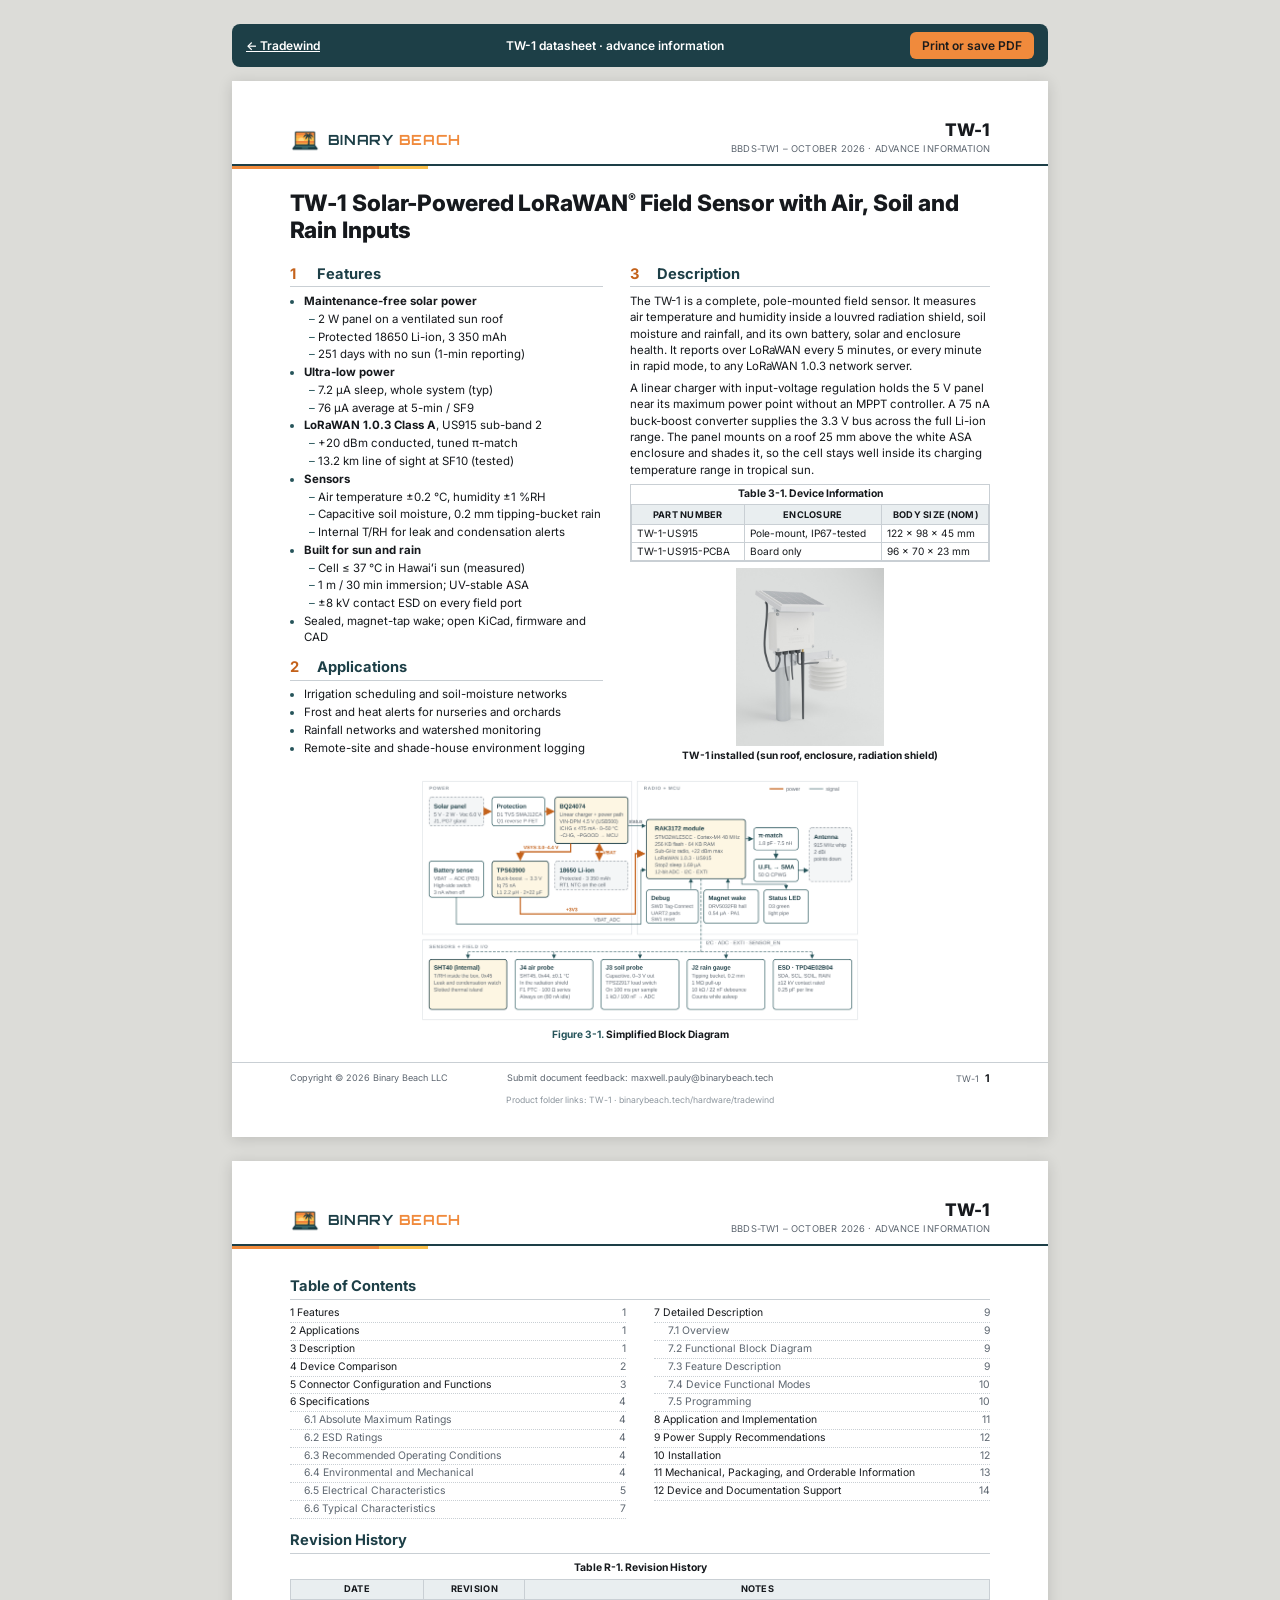
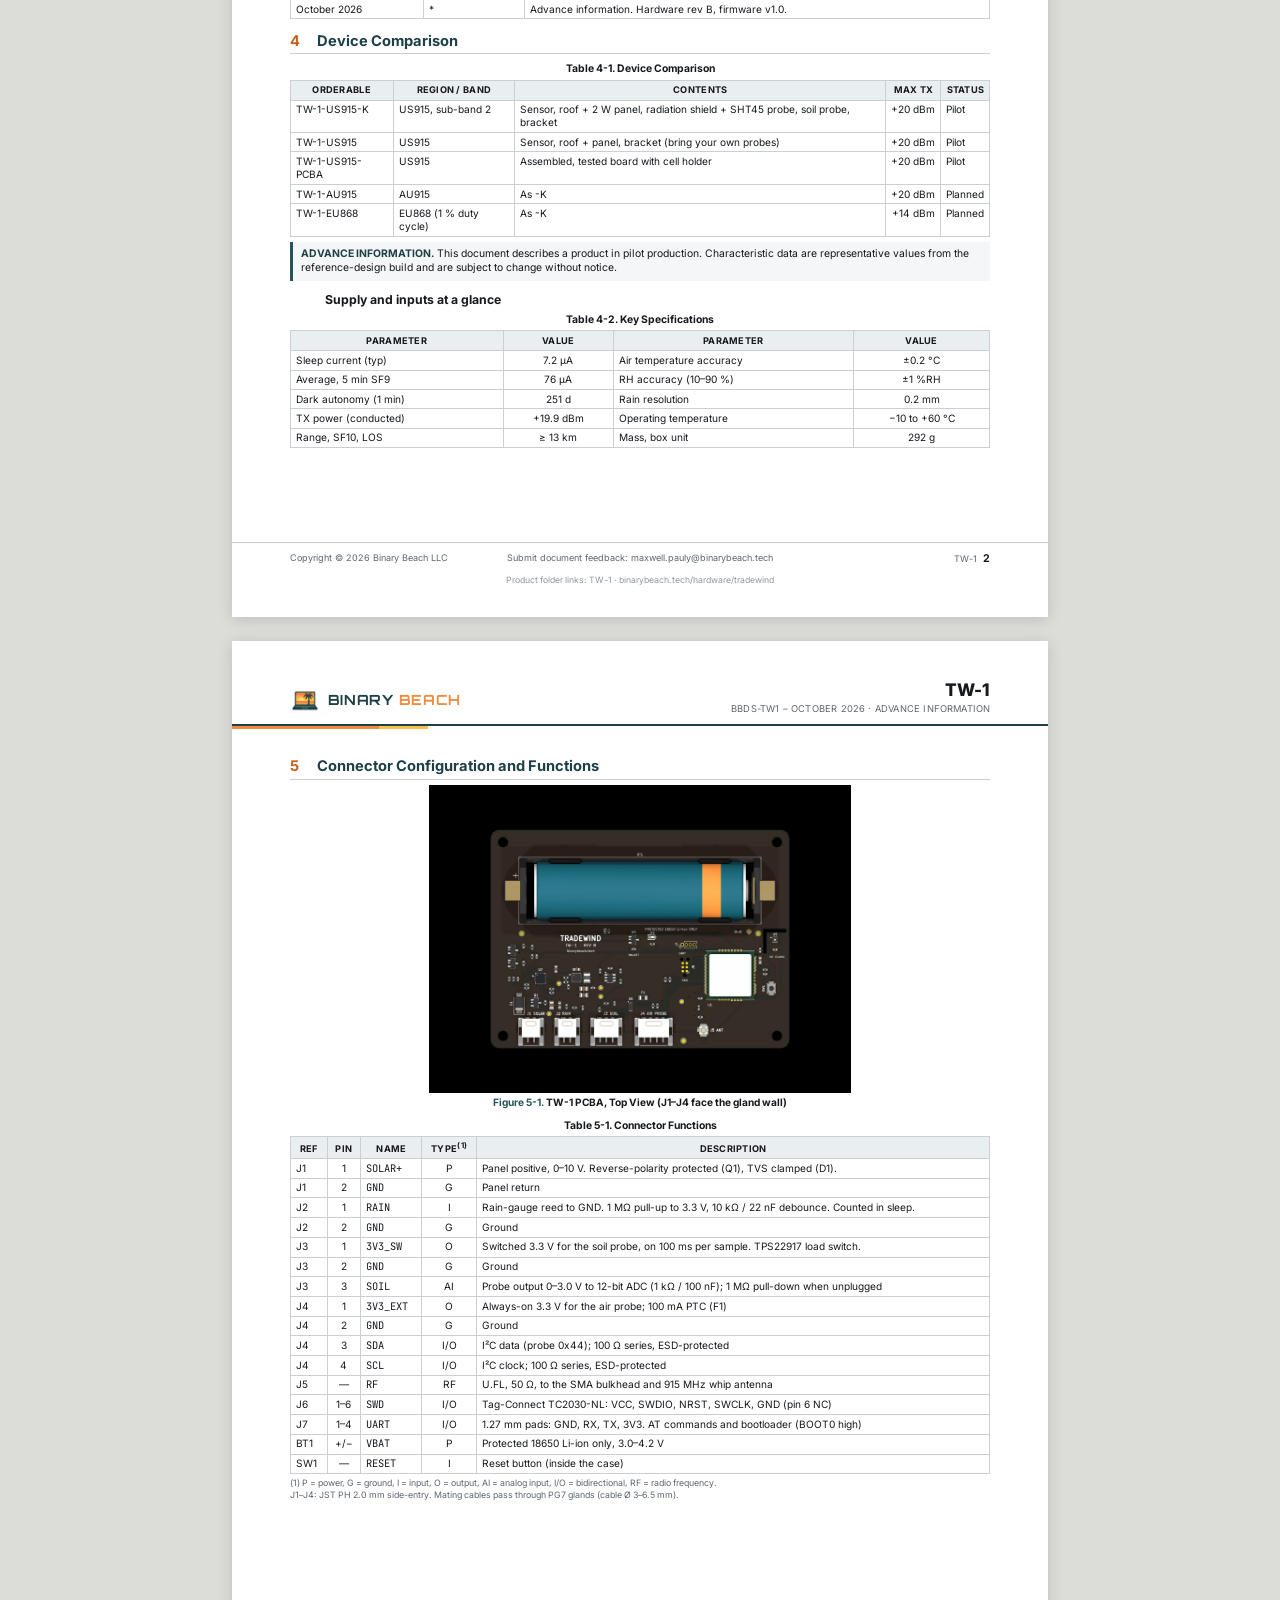
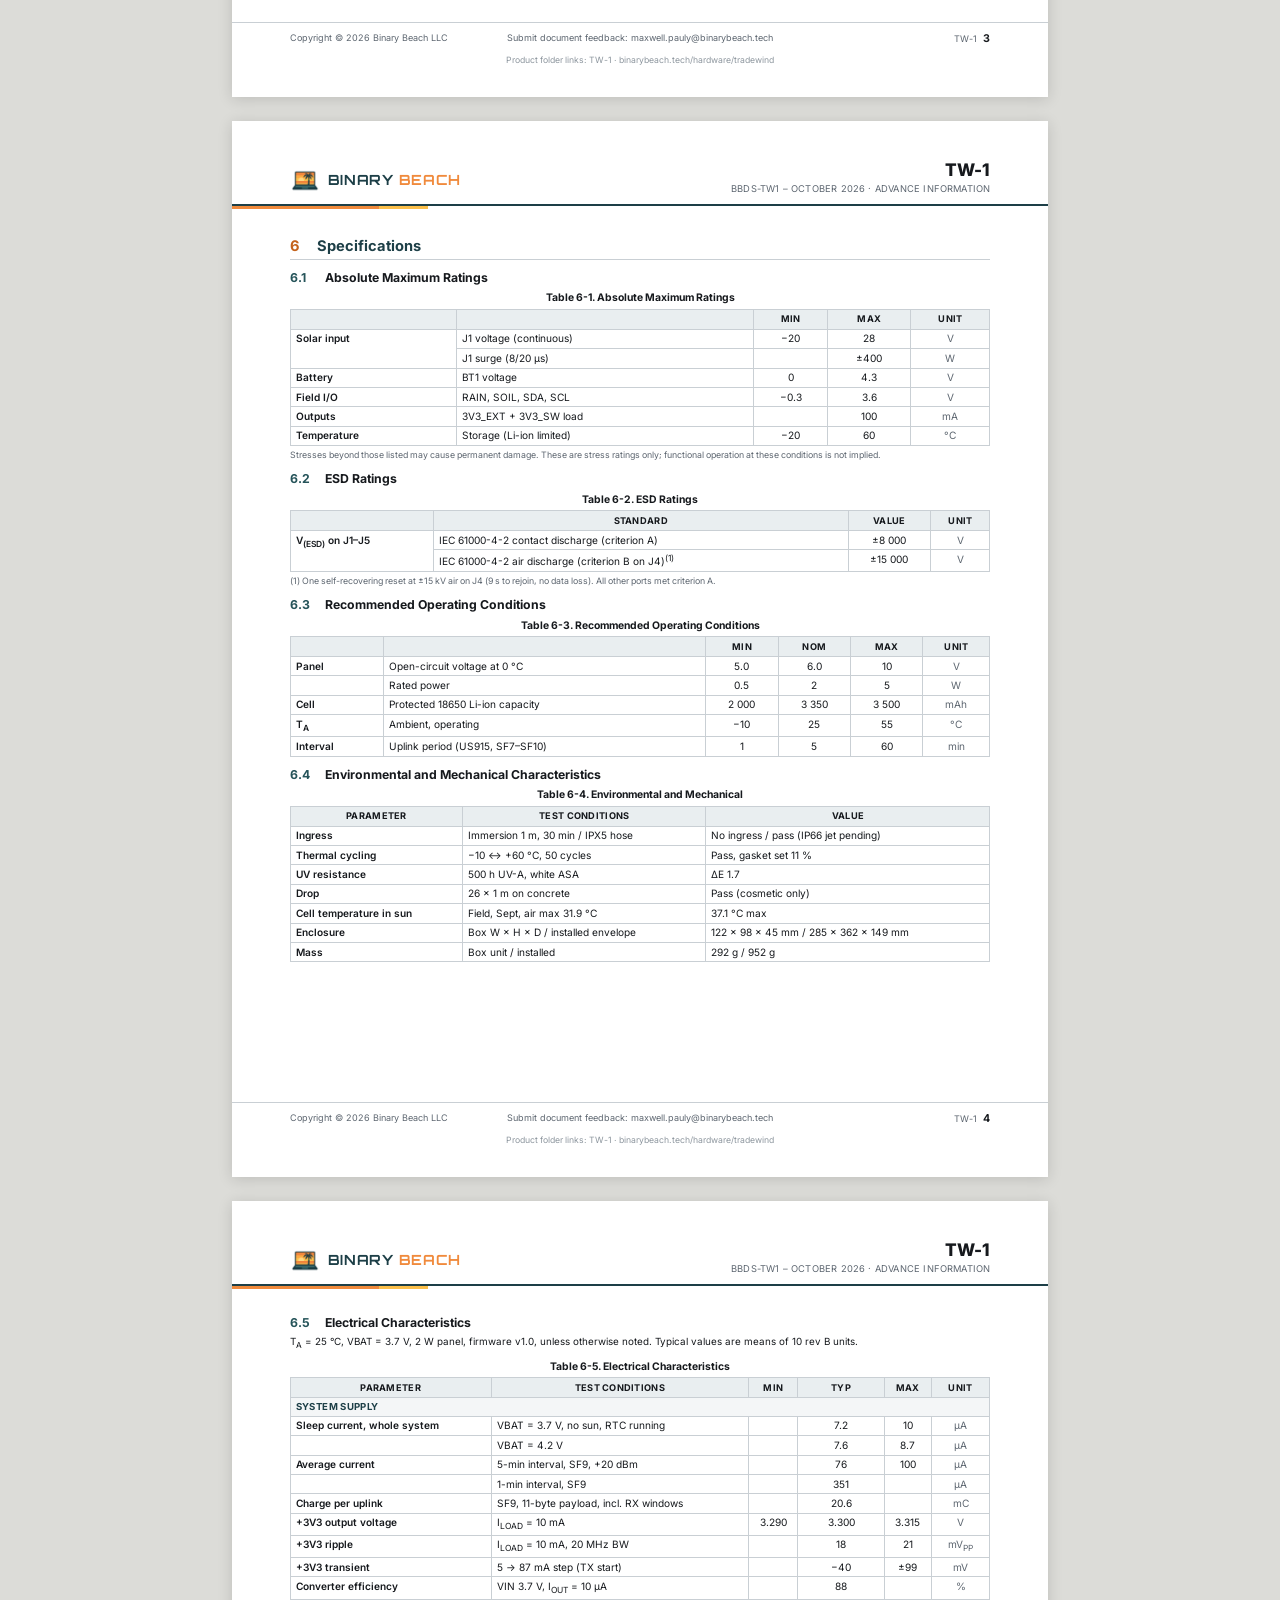
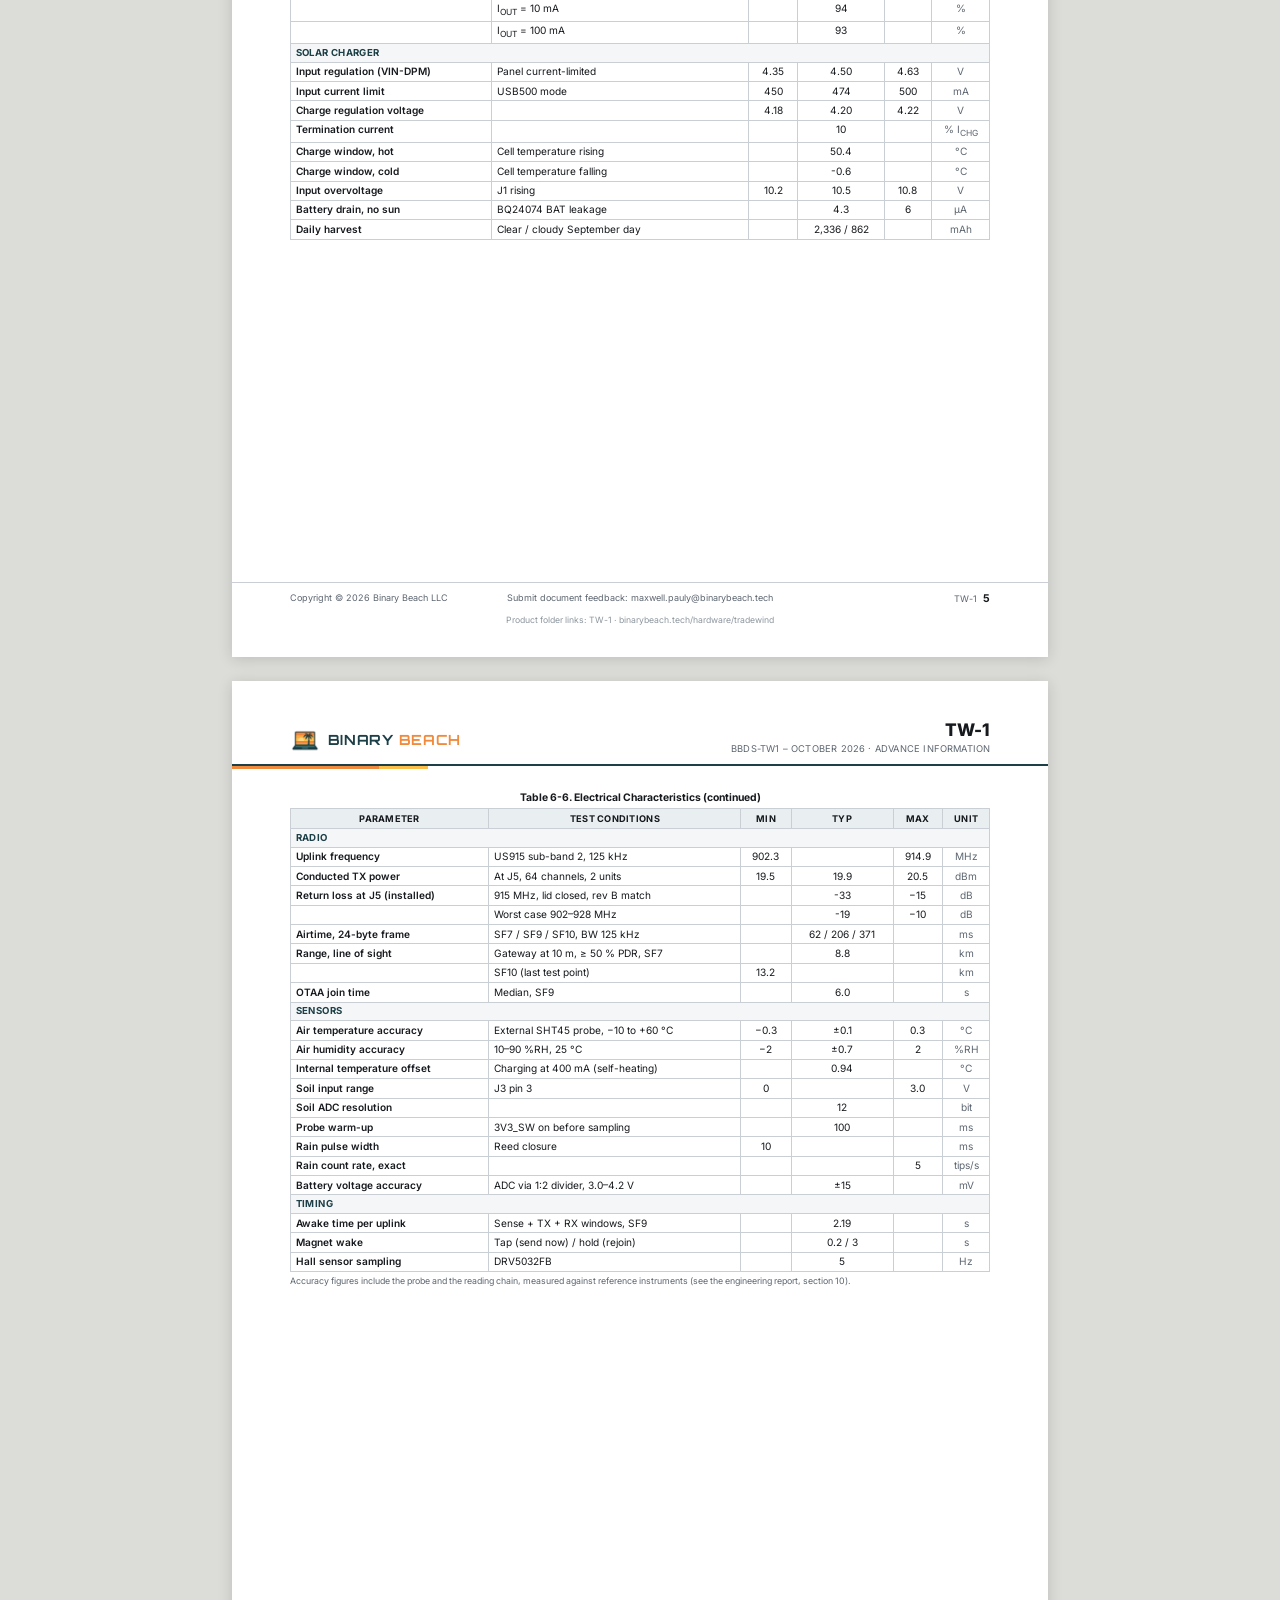
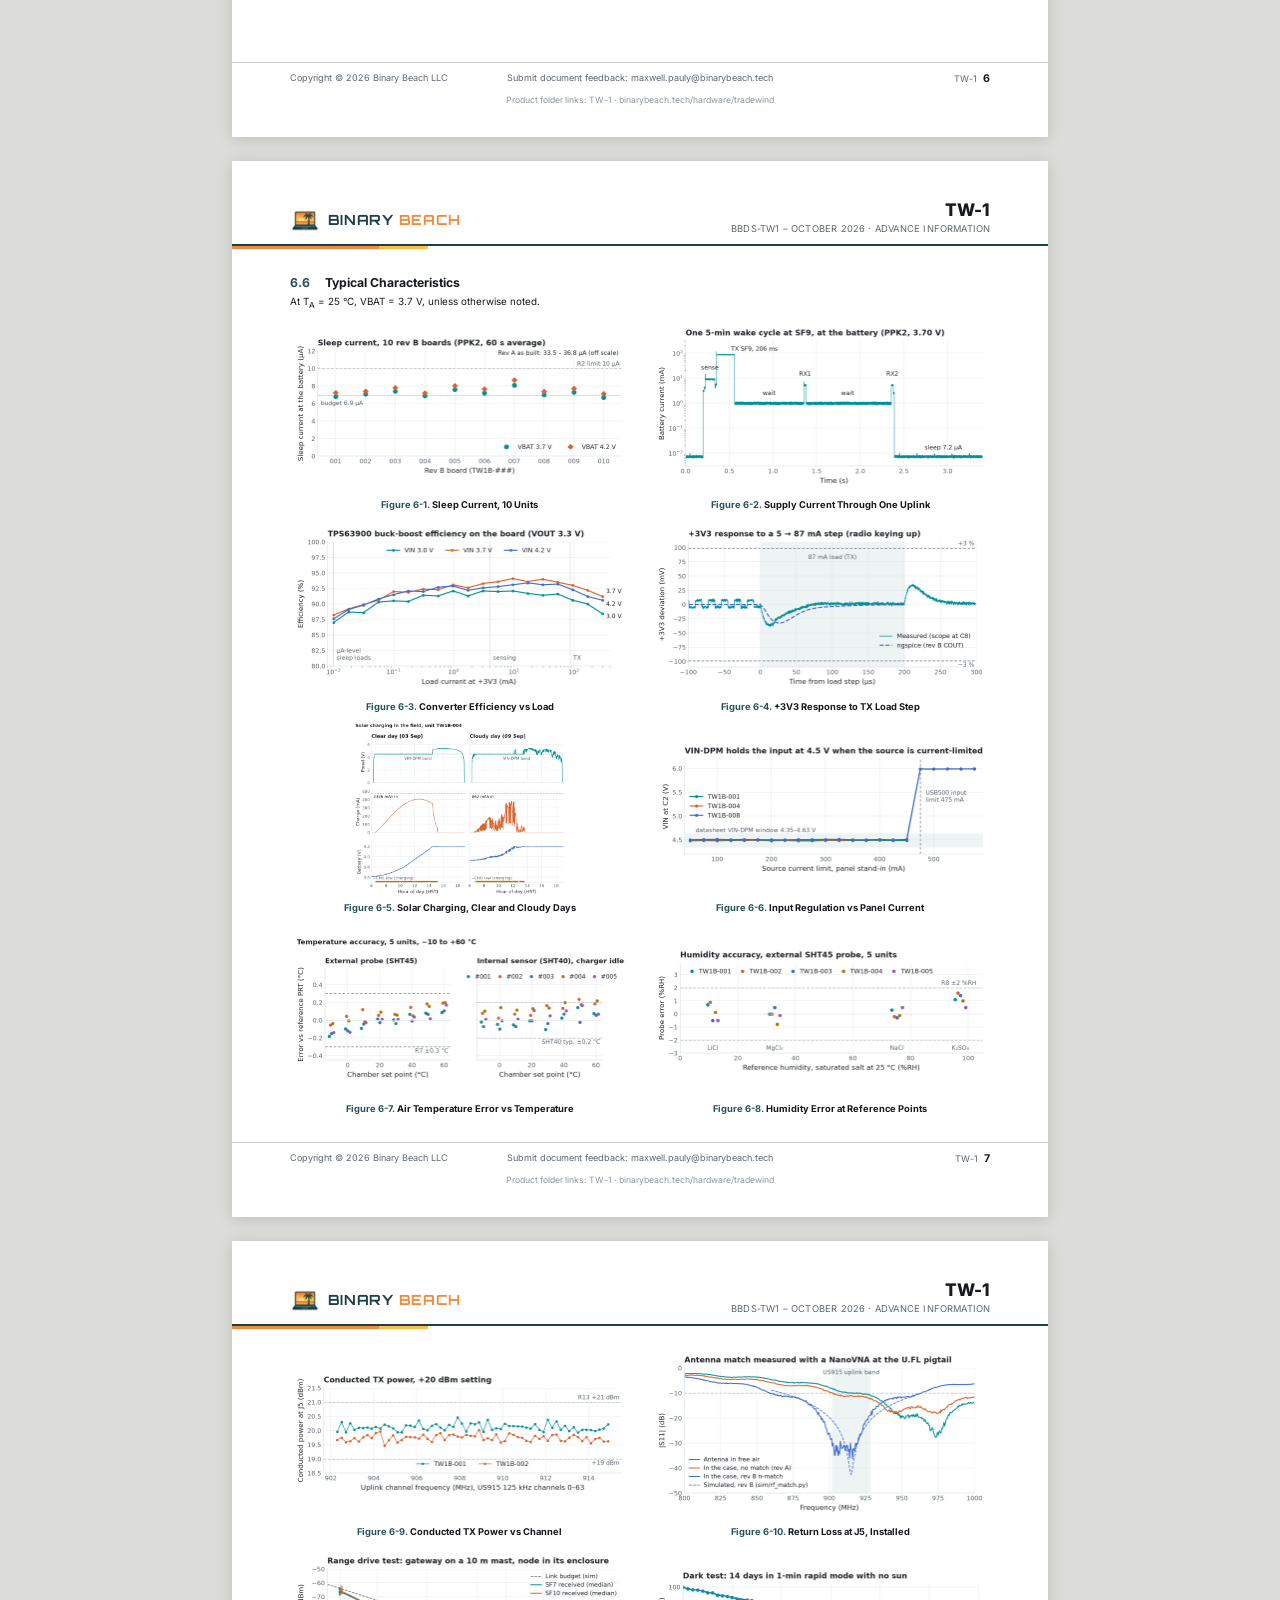
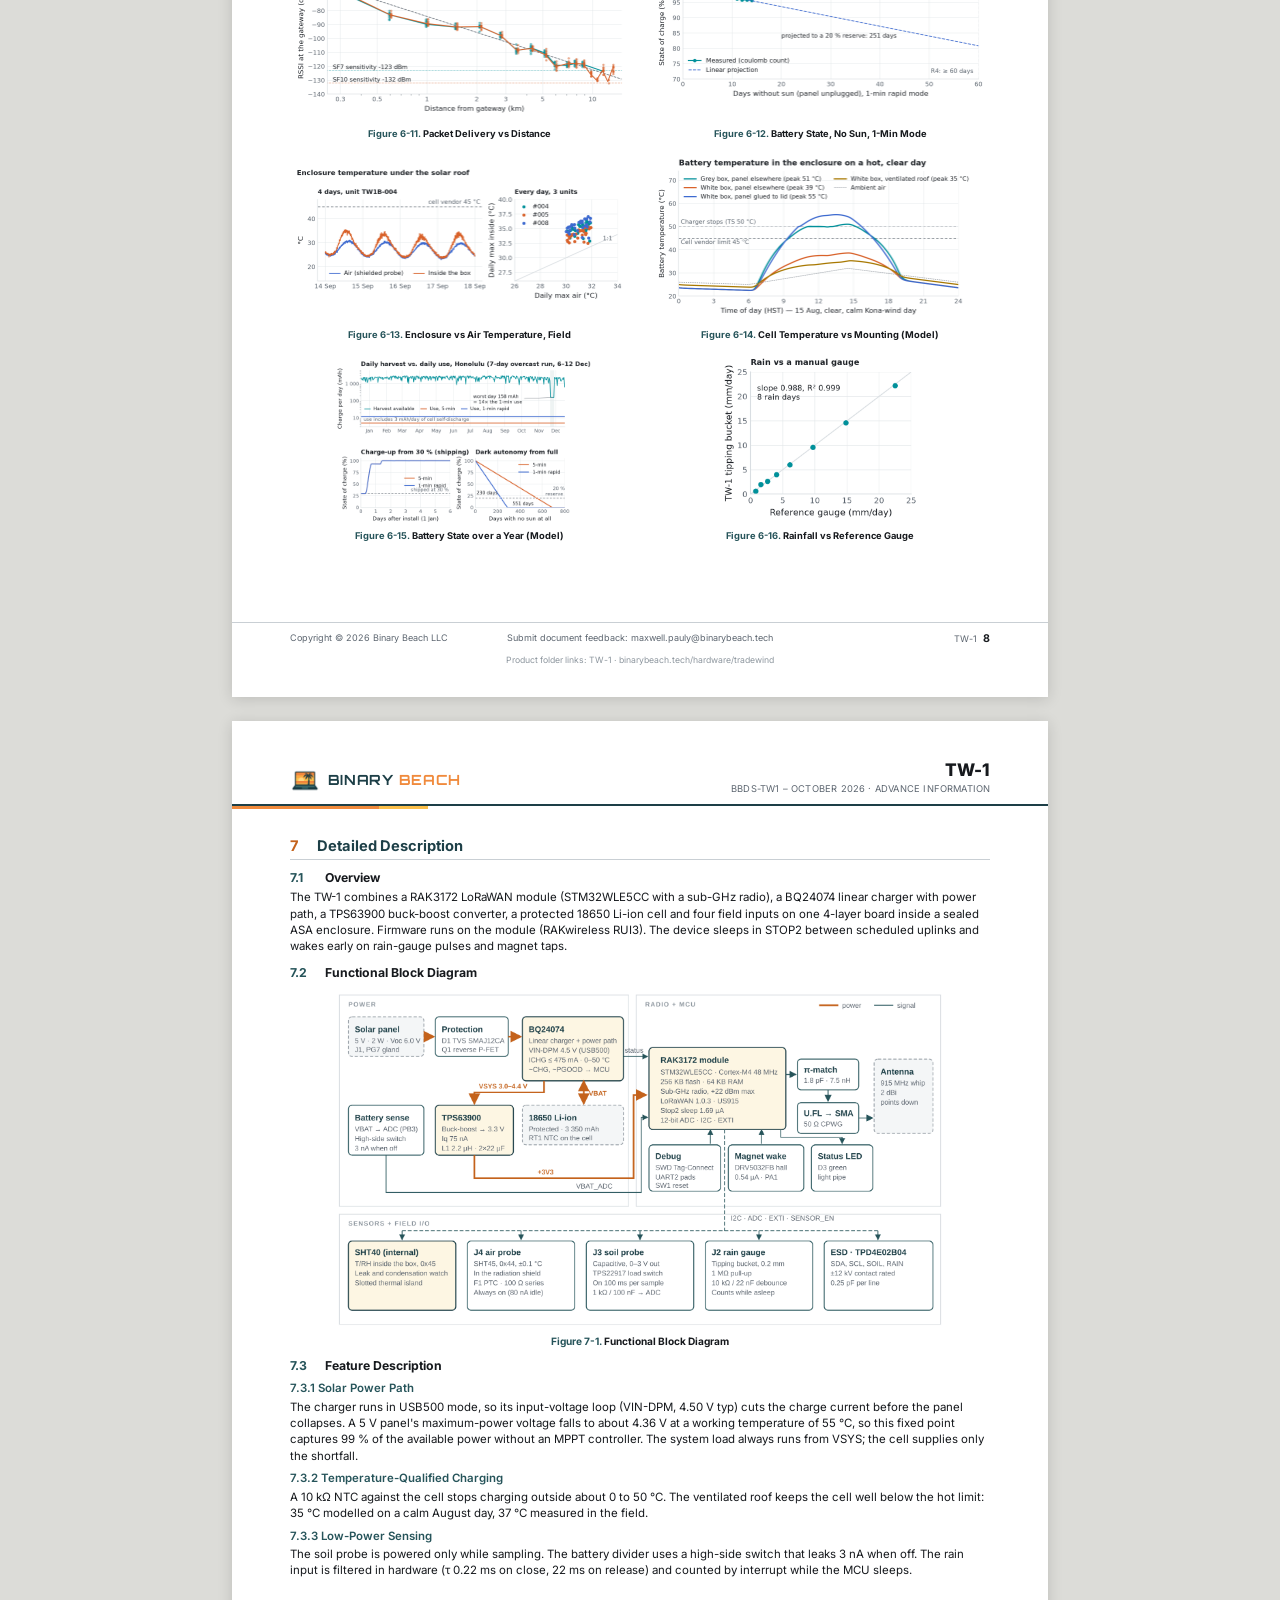
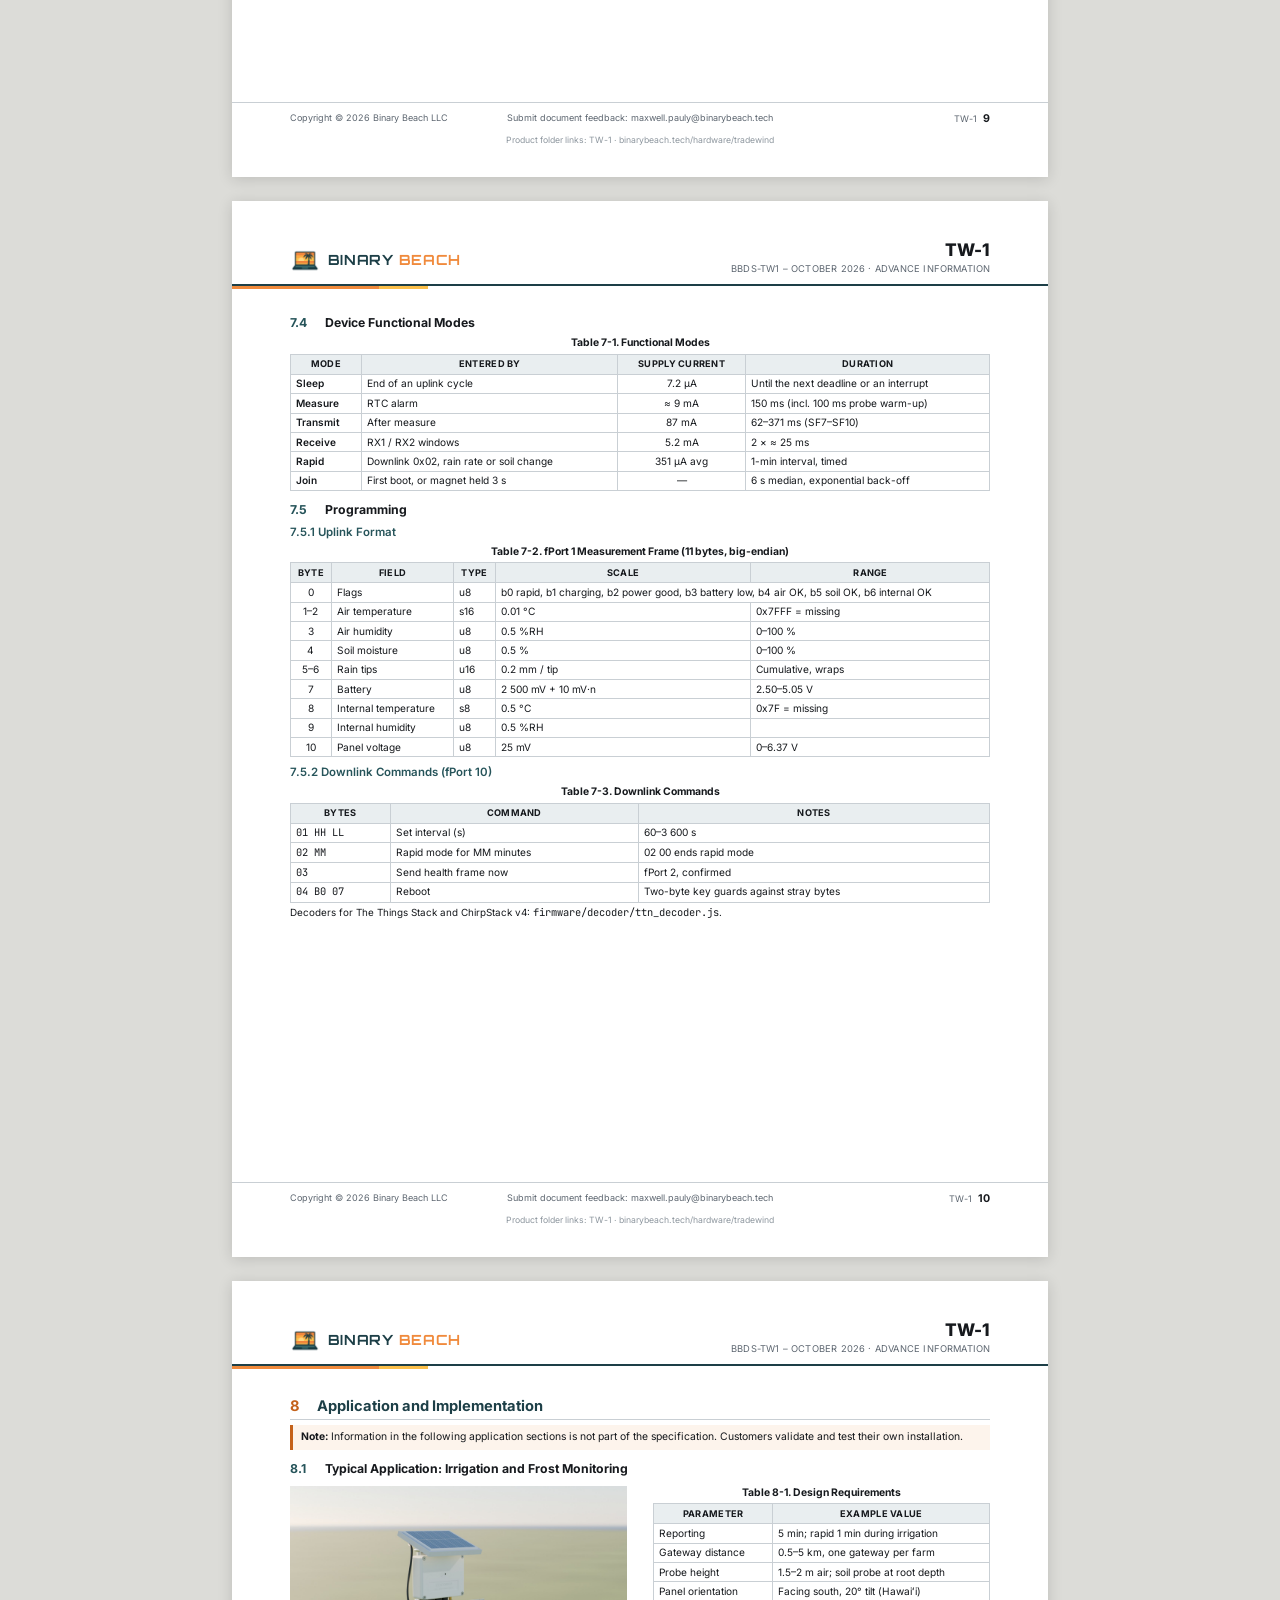
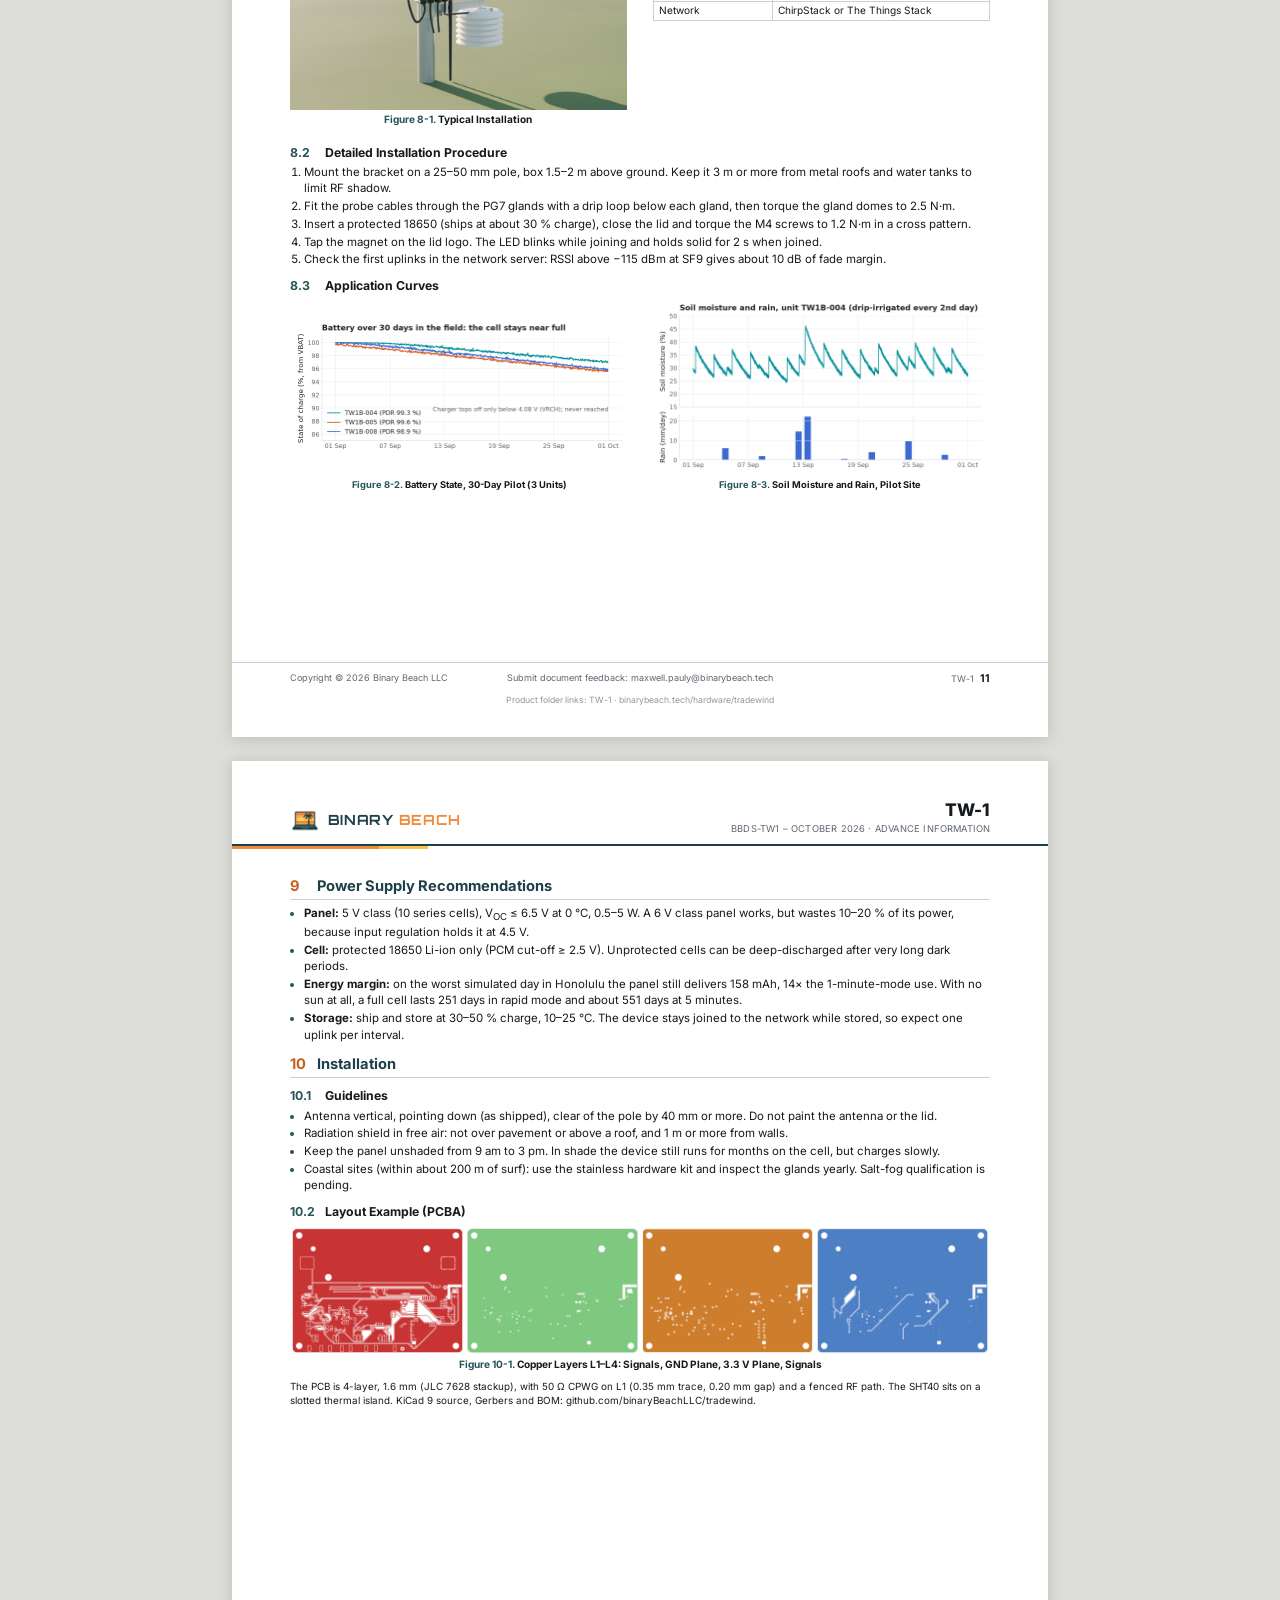
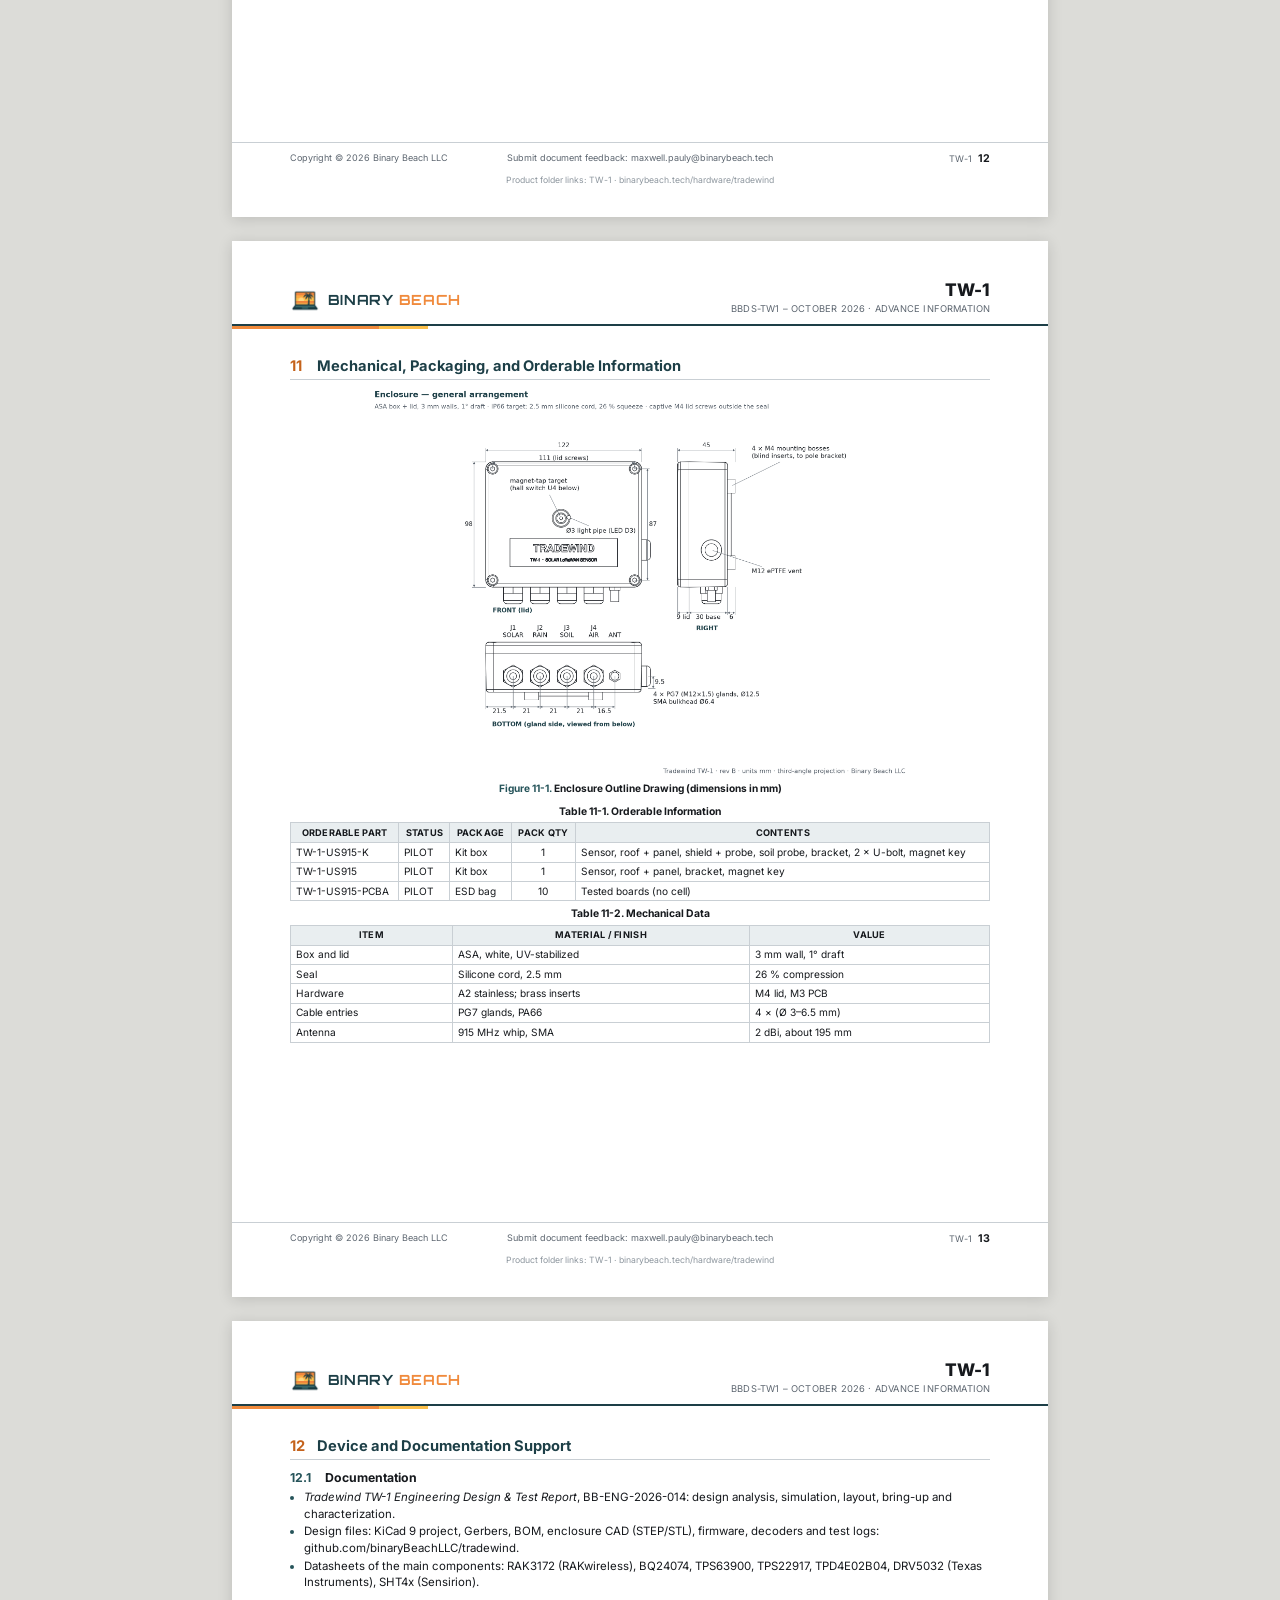
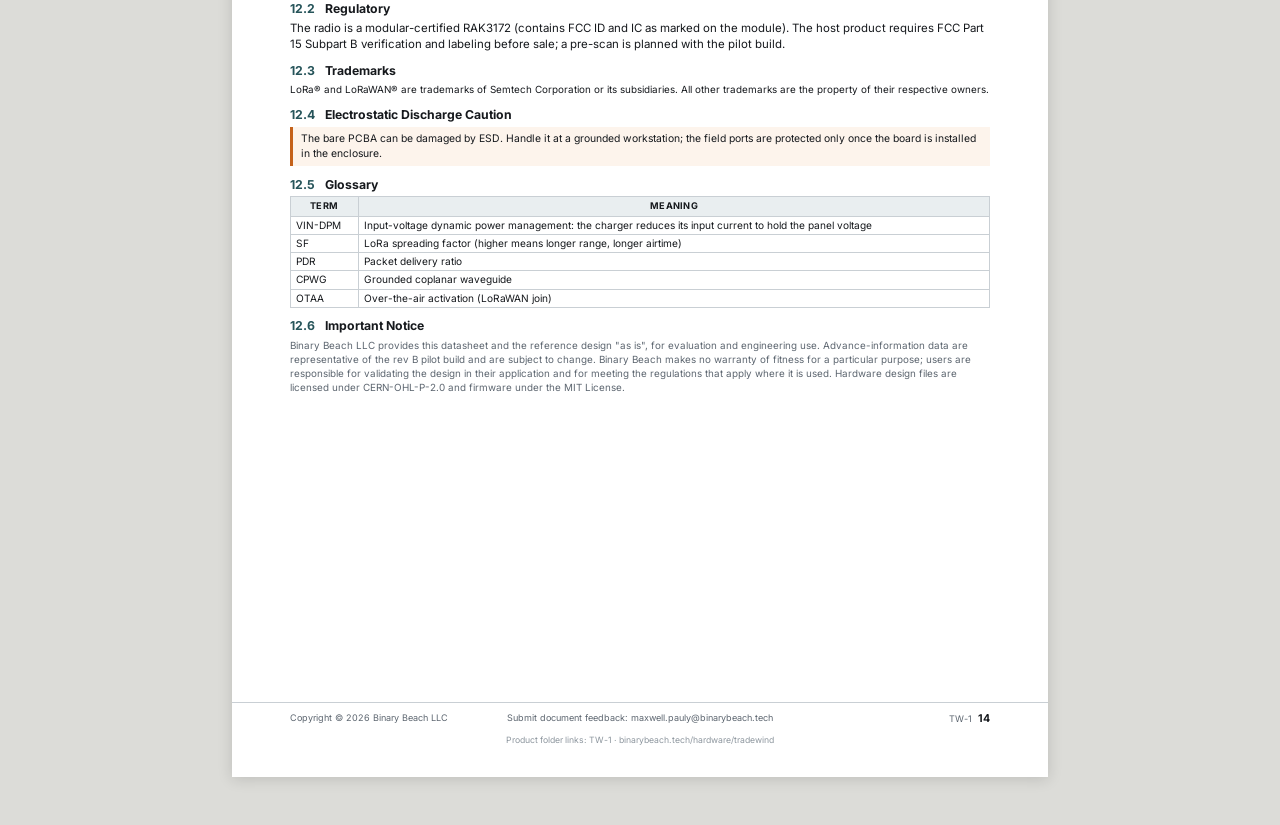
<file: docs/datasheet/index.html>
<!doctype html><html lang="en"><head><meta charset="utf-8"><meta name="viewport" content="width=device-width,initial-scale=1">
<title>TW-1 Datasheet</title><link rel="icon" href="img/logo.png"><link rel="stylesheet" href="datasheet.css">
<script>(function(){var q=new URLSearchParams(location.search);if(q.has('embed')||window.self!==window.top){document.documentElement.classList.add('embed')}})();</script>
</head><body>
<div class="ds-bar-screen"><a href="/hardware/tradewind/">← Tradewind</a><span>TW-1 datasheet · advance information</span><button type="button" onclick="print()">Print or save PDF</button></div>
<div class="ds-page"><div class="ds-hd"><div class="brand"><img src="img/logo.png" alt=""><div class="wm">BINARY <span>BEACH</span></div></div><div class="pn"><b>TW-1</b><small>BBDS-TW1 – OCTOBER 2026 · ADVANCE INFORMATION</small></div></div><div class="ds-bar"></div><div class="ds-body">
<div class="ds-title">TW-1 Solar-Powered LoRaWAN<sup style="font-size:9pt">®</sup> Field Sensor with Air, Soil and Rain Inputs</div>
<div class="ds-cols one-two">
<div>
<h2 class="ds"><span class="n">1</span>Features</h2>
<ul class="ds">
<li><b>Maintenance-free solar power</b>
  <ul><li>2 W panel on a ventilated sun roof</li><li>Protected 18650 Li-ion, 3 350 mAh</li>
  <li>251 days with no sun (1-min reporting)</li></ul></li>
<li><b>Ultra-low power</b>
  <ul><li>7.2 µA sleep, whole system (typ)</li>
  <li>76 µA average at 5-min / SF9</li></ul></li>
<li><b>LoRaWAN 1.0.3 Class A</b>, US915 sub-band 2
  <ul><li>+20 dBm conducted, tuned π-match</li><li>13.2 km line of sight at SF10 (tested)</li></ul></li>
<li><b>Sensors</b>
  <ul><li>Air temperature ±0.2 °C, humidity ±1 %RH</li>
  <li>Capacitive soil moisture, 0.2 mm tipping-bucket rain</li>
  <li>Internal T/RH for leak and condensation alerts</li></ul></li>
<li><b>Built for sun and rain</b>
  <ul><li>Cell ≤ 37 °C in Hawaiʻi sun (measured)</li><li>1 m / 30 min immersion; UV-stable ASA</li>
  <li>±8 kV contact ESD on every field port</li></ul></li>
<li>Sealed, magnet-tap wake; open KiCad, firmware and CAD</li>
</ul>
<h2 class="ds"><span class="n">2</span>Applications</h2>
<ul class="ds">
<li>Irrigation scheduling and soil-moisture networks</li>
<li>Frost and heat alerts for nurseries and orchards</li>
<li>Rainfall networks and watershed monitoring</li>
<li>Remote-site and shade-house environment logging</li>
</ul>
</div>
<div>
<h2 class="ds"><span class="n">3</span>Description</h2>
<p>The TW-1 is a complete, pole-mounted field sensor. It measures air temperature and humidity inside a louvred radiation shield,
soil moisture and rainfall, and its own battery, solar and enclosure health. It reports over LoRaWAN every 5 minutes, or every minute
in rapid mode, to any LoRaWAN 1.0.3 network server.</p>
<p>A linear charger with input-voltage regulation holds the 5 V panel near its maximum power point without an MPPT controller.
A 75 nA buck-boost converter supplies the 3.3 V bus across the full Li-ion range. The panel mounts on a roof 25 mm above the
white ASA enclosure and shades it, so the cell stays well inside its charging temperature range in tropical sun.</p>
<div class="ds-info"><table class="ds compact"><caption>Table 3-1. Device Information</caption>
<tr><th>Part number</th><th>Enclosure</th><th>Body size (nom)</th></tr>
<tr><td>TW-1-US915</td><td>Pole-mount, IP67-tested</td><td>122 × 98 × 45 mm</td></tr>
<tr><td>TW-1-US915-PCBA</td><td>Board only</td><td>96 × 70 × 23 mm</td></tr></table></div>
<figure class="ds" style="margin-top:.06in"><img src="img/r_product_hero.jpg" style="max-height:1.85in" alt="">
<figcaption>TW-1 installed (sun roof, enclosure, radiation shield)</figcaption></figure>
</div></div>
<figure class="ds"><img src="img/block_diagram.png" style="max-height:2.6in" alt=""><figcaption><span class="fn">Figure 3-1.</span> Simplified Block Diagram</figcaption></figure>
</div><div class="ds-ft"><span>Copyright © 2026 Binary Beach LLC</span><span class="c">Submit document feedback: maxwell.pauly@binarybeach.tech</span><span class="r">TW-1<b>1</b></span><div class="links">Product folder links: TW-1 · binarybeach.tech/hardware/tradewind</div></div></div>
<div class="ds-page"><div class="ds-hd"><div class="brand"><img src="img/logo.png" alt=""><div class="wm">BINARY <span>BEACH</span></div></div><div class="pn"><b>TW-1</b><small>BBDS-TW1 – OCTOBER 2026 · ADVANCE INFORMATION</small></div></div><div class="ds-bar"></div><div class="ds-body">
<h2 class="ds">Table of Contents</h2>
<div class="toc"><a class="" href="#s1"><span>1 Features</span><span class="pg">1</span></a><a class="" href="#s2"><span>2 Applications</span><span class="pg">1</span></a><a class="" href="#s3"><span>3 Description</span><span class="pg">1</span></a><a class="" href="#s4"><span>4 Device Comparison</span><span class="pg">2</span></a><a class="" href="#s5"><span>5 Connector Configuration and Functions</span><span class="pg">3</span></a><a class="" href="#s6"><span>6 Specifications</span><span class="pg">4</span></a><a class="l2" href="#s6.1"><span>6.1 Absolute Maximum Ratings</span><span class="pg">4</span></a><a class="l2" href="#s6.2"><span>6.2 ESD Ratings</span><span class="pg">4</span></a><a class="l2" href="#s6.3"><span>6.3 Recommended Operating Conditions</span><span class="pg">4</span></a><a class="l2" href="#s6.4"><span>6.4 Environmental and Mechanical</span><span class="pg">4</span></a><a class="l2" href="#s6.5"><span>6.5 Electrical Characteristics</span><span class="pg">5</span></a><a class="l2" href="#s6.6"><span>6.6 Typical Characteristics</span><span class="pg">7</span></a><a class="" href="#s7"><span>7 Detailed Description</span><span class="pg">9</span></a><a class="l2" href="#s7.1"><span>7.1 Overview</span><span class="pg">9</span></a><a class="l2" href="#s7.2"><span>7.2 Functional Block Diagram</span><span class="pg">9</span></a><a class="l2" href="#s7.3"><span>7.3 Feature Description</span><span class="pg">9</span></a><a class="l2" href="#s7.4"><span>7.4 Device Functional Modes</span><span class="pg">10</span></a><a class="l2" href="#s7.5"><span>7.5 Programming</span><span class="pg">10</span></a><a class="" href="#s8"><span>8 Application and Implementation</span><span class="pg">11</span></a><a class="" href="#s9"><span>9 Power Supply Recommendations</span><span class="pg">12</span></a><a class="" href="#s10"><span>10 Installation</span><span class="pg">12</span></a><a class="" href="#s11"><span>11 Mechanical, Packaging, and Orderable Information</span><span class="pg">13</span></a><a class="" href="#s12"><span>12 Device and Documentation Support</span><span class="pg">14</span></a></div>
<h2 class="ds">Revision History</h2>
<table class="ds"><caption>Table R-1. Revision History</caption><tr><th>Date</th><th>Revision</th><th>Notes</th></tr>
<tr><td>October 2026</td><td>*</td><td>Advance information. Hardware rev B, firmware v1.0.</td></tr></table>
<h2 class="ds" id="s4"><span class="n">4</span>Device Comparison</h2>
<table class="ds"><caption>Table 4-1. Device Comparison</caption>
<tr><th>Orderable</th><th>Region / band</th><th>Contents</th><th>Max TX</th><th>Status</th></tr>
<tr><td>TW-1-US915-K</td><td>US915, sub-band 2</td><td>Sensor, roof + 2 W panel, radiation shield + SHT45 probe, soil probe, bracket</td><td class="num">+20 dBm</td><td>Pilot</td></tr>
<tr><td>TW-1-US915</td><td>US915</td><td>Sensor, roof + panel, bracket (bring your own probes)</td><td class="num">+20 dBm</td><td>Pilot</td></tr>
<tr><td>TW-1-US915-PCBA</td><td>US915</td><td>Assembled, tested board with cell holder</td><td class="num">+20 dBm</td><td>Pilot</td></tr>
<tr><td>TW-1-AU915</td><td>AU915</td><td>As -K</td><td class="num">+20 dBm</td><td>Planned</td></tr>
<tr><td>TW-1-EU868</td><td>EU868 (1 % duty cycle)</td><td>As -K</td><td class="num">+14 dBm</td><td>Planned</td></tr></table>
<div class="ds-note"><b>ADVANCE INFORMATION.</b> This document describes a product in pilot production. Characteristic data are
representative values from the reference-design build and are subject to change without notice.</div>
<h3 class="ds"><span class="n"></span>Supply and inputs at a glance</h3>
<table class="ds"><caption>Table 4-2. Key Specifications</caption>
<tr><th>Parameter</th><th class="num">Value</th><th>Parameter</th><th class="num">Value</th></tr>
<tr><td>Sleep current (typ)</td><td class="num">7.2 µA</td><td>Air temperature accuracy</td><td class="num">±0.2 °C</td></tr>
<tr><td>Average, 5 min SF9</td><td class="num">76 µA</td><td>RH accuracy (10–90 %)</td><td class="num">±1 %RH</td></tr>
<tr><td>Dark autonomy (1 min)</td><td class="num">251 d</td><td>Rain resolution</td><td class="num">0.2 mm</td></tr>
<tr><td>TX power (conducted)</td><td class="num">+19.9 dBm</td><td>Operating temperature</td><td class="num">−10 to +60 °C</td></tr>
<tr><td>Range, SF10, LOS</td><td class="num">≥ 13 km</td><td>Mass, box unit</td><td class="num">292 g</td></tr></table>
</div><div class="ds-ft"><span>Copyright © 2026 Binary Beach LLC</span><span class="c">Submit document feedback: maxwell.pauly@binarybeach.tech</span><span class="r">TW-1<b>2</b></span><div class="links">Product folder links: TW-1 · binarybeach.tech/hardware/tradewind</div></div></div>
<div class="ds-page"><div class="ds-hd"><div class="brand"><img src="img/logo.png" alt=""><div class="wm">BINARY <span>BEACH</span></div></div><div class="pn"><b>TW-1</b><small>BBDS-TW1 – OCTOBER 2026 · ADVANCE INFORMATION</small></div></div><div class="ds-bar"></div><div class="ds-body">
<h2 class="ds" id="s5"><span class="n">5</span>Connector Configuration and Functions</h2>
<figure class="ds"><img src="img/r_pcb_top.jpg" style="max-height:3.2in" alt=""><figcaption><span class="fn">Figure 5-1.</span> TW-1 PCBA, Top View (J1–J4 face the gland wall)</figcaption></figure>
<table class="ds"><caption>Table 5-1. Connector Functions</caption>
<tr><th>Ref</th><th>Pin</th><th>Name</th><th>Type<sup>(1)</sup></th><th>Description</th></tr><tr><td>J1</td><td class='num'>1</td><td class='mono'>SOLAR+</td><td class='num'>P</td><td>Panel positive, 0–10 V. Reverse-polarity protected (Q1), TVS clamped (D1).</td></tr><tr><td>J1</td><td class='num'>2</td><td class='mono'>GND</td><td class='num'>G</td><td>Panel return</td></tr><tr><td>J2</td><td class='num'>1</td><td class='mono'>RAIN</td><td class='num'>I</td><td>Rain-gauge reed to GND. 1 MΩ pull-up to 3.3 V, 10 kΩ / 22 nF debounce. Counted in sleep.</td></tr><tr><td>J2</td><td class='num'>2</td><td class='mono'>GND</td><td class='num'>G</td><td>Ground</td></tr><tr><td>J3</td><td class='num'>1</td><td class='mono'>3V3_SW</td><td class='num'>O</td><td>Switched 3.3 V for the soil probe, on 100 ms per sample. TPS22917 load switch.</td></tr><tr><td>J3</td><td class='num'>2</td><td class='mono'>GND</td><td class='num'>G</td><td>Ground</td></tr><tr><td>J3</td><td class='num'>3</td><td class='mono'>SOIL</td><td class='num'>AI</td><td>Probe output 0–3.0 V to 12-bit ADC (1 kΩ / 100 nF); 1 MΩ pull-down when unplugged</td></tr><tr><td>J4</td><td class='num'>1</td><td class='mono'>3V3_EXT</td><td class='num'>O</td><td>Always-on 3.3 V for the air probe; 100 mA PTC (F1)</td></tr><tr><td>J4</td><td class='num'>2</td><td class='mono'>GND</td><td class='num'>G</td><td>Ground</td></tr><tr><td>J4</td><td class='num'>3</td><td class='mono'>SDA</td><td class='num'>I/O</td><td>I²C data (probe 0x44); 100 Ω series, ESD-protected</td></tr><tr><td>J4</td><td class='num'>4</td><td class='mono'>SCL</td><td class='num'>I/O</td><td>I²C clock; 100 Ω series, ESD-protected</td></tr><tr><td>J5</td><td class='num'>—</td><td class='mono'>RF</td><td class='num'>RF</td><td>U.FL, 50 Ω, to the SMA bulkhead and 915 MHz whip antenna</td></tr><tr><td>J6</td><td class='num'>1–6</td><td class='mono'>SWD</td><td class='num'>I/O</td><td>Tag-Connect TC2030-NL: VCC, SWDIO, NRST, SWCLK, GND (pin 6 NC)</td></tr><tr><td>J7</td><td class='num'>1–4</td><td class='mono'>UART</td><td class='num'>I/O</td><td>1.27 mm pads: GND, RX, TX, 3V3. AT commands and bootloader (BOOT0 high)</td></tr><tr><td>BT1</td><td class='num'>+/−</td><td class='mono'>VBAT</td><td class='num'>P</td><td>Protected 18650 Li-ion only, 3.0–4.2 V</td></tr><tr><td>SW1</td><td class='num'>—</td><td class='mono'>RESET</td><td class='num'>I</td><td>Reset button (inside the case)</td></tr></table>
<div class="tnotes"><p>(1) P = power, G = ground, I = input, O = output, AI = analog input, I/O = bidirectional, RF = radio frequency.</p>
<p>J1–J4: JST PH 2.0 mm side-entry. Mating cables pass through PG7 glands (cable Ø 3–6.5 mm).</p></div>
</div><div class="ds-ft"><span>Copyright © 2026 Binary Beach LLC</span><span class="c">Submit document feedback: maxwell.pauly@binarybeach.tech</span><span class="r">TW-1<b>3</b></span><div class="links">Product folder links: TW-1 · binarybeach.tech/hardware/tradewind</div></div></div>
<div class="ds-page"><div class="ds-hd"><div class="brand"><img src="img/logo.png" alt=""><div class="wm">BINARY <span>BEACH</span></div></div><div class="pn"><b>TW-1</b><small>BBDS-TW1 – OCTOBER 2026 · ADVANCE INFORMATION</small></div></div><div class="ds-bar"></div><div class="ds-body">
<h2 class="ds" id="s6"><span class="n">6</span>Specifications</h2>
<h3 class="ds" id="s6.1"><span class="n">6.1</span>Absolute Maximum Ratings</h3>
<table class="ds"><caption>Table 6-1. Absolute Maximum Ratings</caption><tr><th></th><th></th><th class="num">Min</th><th class="num">Max</th><th>Unit</th></tr>
<tr><td class="p" rowspan="2">Solar input</td><td>J1 voltage (continuous)</td><td class="num">−20</td><td class="num">28</td><td class="u">V</td></tr>
<tr><td>J1 surge (8/20 µs)</td><td class="num"></td><td class="num">±400</td><td class="u">W</td></tr>
<tr><td class="p">Battery</td><td>BT1 voltage</td><td class="num">0</td><td class="num">4.3</td><td class="u">V</td></tr>
<tr><td class="p">Field I/O</td><td>RAIN, SOIL, SDA, SCL</td><td class="num">−0.3</td><td class="num">3.6</td><td class="u">V</td></tr>
<tr><td class="p">Outputs</td><td>3V3_EXT + 3V3_SW load</td><td class="num"></td><td class="num">100</td><td class="u">mA</td></tr>
<tr><td class="p">Temperature</td><td>Storage (Li-ion limited)</td><td class="num">−20</td><td class="num">60</td><td class="u">°C</td></tr></table>
<div class="tnotes"><p>Stresses beyond those listed may cause permanent damage. These are stress ratings only; functional operation at these conditions is not implied.</p></div>
<h3 class="ds" id="s6.2"><span class="n">6.2</span>ESD Ratings</h3>
<table class="ds"><caption>Table 6-2. ESD Ratings</caption><tr><th></th><th>Standard</th><th class="num">Value</th><th>Unit</th></tr>
<tr><td class="p" rowspan="2">V<sub>(ESD)</sub> on J1–J5</td><td>IEC 61000-4-2 contact discharge (criterion A)</td><td class="num">±8 000</td><td class="u">V</td></tr>
<tr><td>IEC 61000-4-2 air discharge (criterion B on J4)<sup>(1)</sup></td><td class="num">±15 000</td><td class="u">V</td></tr></table>
<div class="tnotes"><p>(1) One self-recovering reset at ±15 kV air on J4 (9 s to rejoin, no data loss). All other ports met criterion A.</p></div>
<h3 class="ds" id="s6.3"><span class="n">6.3</span>Recommended Operating Conditions</h3>
<table class="ds"><caption>Table 6-3. Recommended Operating Conditions</caption><tr><th></th><th></th><th class="num">Min</th><th class="num">Nom</th><th class="num">Max</th><th>Unit</th></tr>
<tr><td class="p">Panel</td><td>Open-circuit voltage at 0 °C</td><td class="num">5.0</td><td class="num">6.0</td><td class="num">10</td><td class="u">V</td></tr>
<tr><td class="p"></td><td>Rated power</td><td class="num">0.5</td><td class="num">2</td><td class="num">5</td><td class="u">W</td></tr>
<tr><td class="p">Cell</td><td>Protected 18650 Li-ion capacity</td><td class="num">2 000</td><td class="num">3 350</td><td class="num">3 500</td><td class="u">mAh</td></tr>
<tr><td class="p">T<sub>A</sub></td><td>Ambient, operating</td><td class="num">−10</td><td class="num">25</td><td class="num">55</td><td class="u">°C</td></tr>
<tr><td class="p">Interval</td><td>Uplink period (US915, SF7–SF10)</td><td class="num">1</td><td class="num">5</td><td class="num">60</td><td class="u">min</td></tr></table>
<h3 class="ds" id="s6.4"><span class="n">6.4</span>Environmental and Mechanical Characteristics</h3>
<table class="ds"><caption>Table 6-4. Environmental and Mechanical</caption><tr><th>Parameter</th><th>Test conditions</th><th>Value</th></tr>
<tr><td class="p">Ingress</td><td>Immersion 1 m, 30 min / IPX5 hose</td><td>No ingress / pass (IP66 jet pending)</td></tr>
<tr><td class="p">Thermal cycling</td><td>−10 ↔ +60 °C, 50 cycles</td><td>Pass, gasket set 11 %</td></tr>
<tr><td class="p">UV resistance</td><td>500 h UV-A, white ASA</td><td>ΔE 1.7</td></tr>
<tr><td class="p">Drop</td><td>26 × 1 m on concrete</td><td>Pass (cosmetic only)</td></tr>
<tr><td class="p">Cell temperature in sun</td><td>Field, Sept, air max 31.9 °C</td><td>37.1 °C max</td></tr>
<tr><td class="p">Enclosure</td><td>Box W × H × D / installed envelope</td><td>122 × 98 × 45 mm / 285 × 362 × 149 mm</td></tr>
<tr><td class="p">Mass</td><td>Box unit / installed</td><td>292 g / 952 g</td></tr></table>
</div><div class="ds-ft"><span>Copyright © 2026 Binary Beach LLC</span><span class="c">Submit document feedback: maxwell.pauly@binarybeach.tech</span><span class="r">TW-1<b>4</b></span><div class="links">Product folder links: TW-1 · binarybeach.tech/hardware/tradewind</div></div></div>
<div class="ds-page"><div class="ds-hd"><div class="brand"><img src="img/logo.png" alt=""><div class="wm">BINARY <span>BEACH</span></div></div><div class="pn"><b>TW-1</b><small>BBDS-TW1 – OCTOBER 2026 · ADVANCE INFORMATION</small></div></div><div class="ds-bar"></div><div class="ds-body">
<h3 class="ds" id="s6.5"><span class="n">6.5</span>Electrical Characteristics</h3>
<p class="small">T<sub>A</sub> = 25 °C, VBAT = 3.7 V, 2 W panel, firmware v1.0, unless otherwise noted. Typical values are means of 10 rev B units.</p>
<table class="ds"><caption>Table 6-5. Electrical Characteristics</caption><tr><th>Parameter</th><th>Test conditions</th><th class="num">Min</th><th class="num">Typ</th><th class="num">Max</th><th>Unit</th></tr><tr class="sect"><td colspan="6">System supply</td></tr><tr><td class="p">Sleep current, whole system</td><td>VBAT = 3.7 V, no sun, RTC running</td><td class="num"></td><td class="num">7.2</td><td class="num">10</td><td class="u">µA</td></tr><tr><td class="p"></td><td>VBAT = 4.2 V</td><td class="num"></td><td class="num">7.6</td><td class="num">8.7</td><td class="u">µA</td></tr><tr><td class="p">Average current</td><td>5-min interval, SF9, +20 dBm</td><td class="num"></td><td class="num">76</td><td class="num">100</td><td class="u">µA</td></tr><tr><td class="p"></td><td>1-min interval, SF9</td><td class="num"></td><td class="num">351</td><td class="num"></td><td class="u">µA</td></tr><tr><td class="p">Charge per uplink</td><td>SF9, 11-byte payload, incl. RX windows</td><td class="num"></td><td class="num">20.6</td><td class="num"></td><td class="u">mC</td></tr><tr><td class="p">+3V3 output voltage</td><td>I<sub>LOAD</sub> = 10 mA</td><td class="num">3.290</td><td class="num">3.300</td><td class="num">3.315</td><td class="u">V</td></tr><tr><td class="p">+3V3 ripple</td><td>I<sub>LOAD</sub> = 10 mA, 20 MHz BW</td><td class="num"></td><td class="num">18</td><td class="num">21</td><td class="u">mV<sub>PP</sub></td></tr><tr><td class="p">+3V3 transient</td><td>5 → 87 mA step (TX start)</td><td class="num"></td><td class="num">−40</td><td class="num">±99</td><td class="u">mV</td></tr><tr><td class="p">Converter efficiency</td><td>VIN 3.7 V, I<sub>OUT</sub> = 10 µA</td><td class="num"></td><td class="num">88</td><td class="num"></td><td class="u">%</td></tr><tr><td class="p"></td><td>I<sub>OUT</sub> = 10 mA</td><td class="num"></td><td class="num">94</td><td class="num"></td><td class="u">%</td></tr><tr><td class="p"></td><td>I<sub>OUT</sub> = 100 mA</td><td class="num"></td><td class="num">93</td><td class="num"></td><td class="u">%</td></tr><tr class="sect"><td colspan="6">Solar charger</td></tr><tr><td class="p">Input regulation (VIN-DPM)</td><td>Panel current-limited</td><td class="num">4.35</td><td class="num">4.50</td><td class="num">4.63</td><td class="u">V</td></tr><tr><td class="p">Input current limit</td><td>USB500 mode</td><td class="num">450</td><td class="num">474</td><td class="num">500</td><td class="u">mA</td></tr><tr><td class="p">Charge regulation voltage</td><td></td><td class="num">4.18</td><td class="num">4.20</td><td class="num">4.22</td><td class="u">V</td></tr><tr><td class="p">Termination current</td><td></td><td class="num"></td><td class="num">10</td><td class="num"></td><td class="u">% I<sub>CHG</sub></td></tr><tr><td class="p">Charge window, hot</td><td>Cell temperature rising</td><td class="num"></td><td class="num">50.4</td><td class="num"></td><td class="u">°C</td></tr><tr><td class="p">Charge window, cold</td><td>Cell temperature falling</td><td class="num"></td><td class="num">-0.6</td><td class="num"></td><td class="u">°C</td></tr><tr><td class="p">Input overvoltage</td><td>J1 rising</td><td class="num">10.2</td><td class="num">10.5</td><td class="num">10.8</td><td class="u">V</td></tr><tr><td class="p">Battery drain, no sun</td><td>BQ24074 BAT leakage</td><td class="num"></td><td class="num">4.3</td><td class="num">6</td><td class="u">µA</td></tr><tr><td class="p">Daily harvest</td><td>Clear / cloudy September day</td><td class="num"></td><td class="num">2,336 / 862</td><td class="num"></td><td class="u">mAh</td></tr></table>
</div><div class="ds-ft"><span>Copyright © 2026 Binary Beach LLC</span><span class="c">Submit document feedback: maxwell.pauly@binarybeach.tech</span><span class="r">TW-1<b>5</b></span><div class="links">Product folder links: TW-1 · binarybeach.tech/hardware/tradewind</div></div></div>
<div class="ds-page"><div class="ds-hd"><div class="brand"><img src="img/logo.png" alt=""><div class="wm">BINARY <span>BEACH</span></div></div><div class="pn"><b>TW-1</b><small>BBDS-TW1 – OCTOBER 2026 · ADVANCE INFORMATION</small></div></div><div class="ds-bar"></div><div class="ds-body">
<table class="ds"><caption>Table 6-6. Electrical Characteristics (continued)</caption><tr><th>Parameter</th><th>Test conditions</th><th class="num">Min</th><th class="num">Typ</th><th class="num">Max</th><th>Unit</th></tr><tr class="sect"><td colspan="6">Radio</td></tr><tr><td class="p">Uplink frequency</td><td>US915 sub-band 2, 125 kHz</td><td class="num">902.3</td><td class="num"></td><td class="num">914.9</td><td class="u">MHz</td></tr><tr><td class="p">Conducted TX power</td><td>At J5, 64 channels, 2 units</td><td class="num">19.5</td><td class="num">19.9</td><td class="num">20.5</td><td class="u">dBm</td></tr><tr><td class="p">Return loss at J5 (installed)</td><td>915 MHz, lid closed, rev B match</td><td class="num"></td><td class="num">-33</td><td class="num">−15</td><td class="u">dB</td></tr><tr><td class="p"></td><td>Worst case 902–928 MHz</td><td class="num"></td><td class="num">-19</td><td class="num">−10</td><td class="u">dB</td></tr><tr><td class="p">Airtime, 24-byte frame</td><td>SF7 / SF9 / SF10, BW 125 kHz</td><td class="num"></td><td class="num">62 / 206 / 371</td><td class="num"></td><td class="u">ms</td></tr><tr><td class="p">Range, line of sight</td><td>Gateway at 10 m, ≥ 50 % PDR, SF7</td><td class="num"></td><td class="num">8.8</td><td class="num"></td><td class="u">km</td></tr><tr><td class="p"></td><td>SF10 (last test point)</td><td class="num">13.2</td><td class="num"></td><td class="num"></td><td class="u">km</td></tr><tr><td class="p">OTAA join time</td><td>Median, SF9</td><td class="num"></td><td class="num">6.0</td><td class="num"></td><td class="u">s</td></tr><tr class="sect"><td colspan="6">Sensors</td></tr><tr><td class="p">Air temperature accuracy</td><td>External SHT45 probe, −10 to +60 °C</td><td class="num">−0.3</td><td class="num">±0.1</td><td class="num">0.3</td><td class="u">°C</td></tr><tr><td class="p">Air humidity accuracy</td><td>10–90 %RH, 25 °C</td><td class="num">−2</td><td class="num">±0.7</td><td class="num">2</td><td class="u">%RH</td></tr><tr><td class="p">Internal temperature offset</td><td>Charging at 400 mA (self-heating)</td><td class="num"></td><td class="num">0.94</td><td class="num"></td><td class="u">°C</td></tr><tr><td class="p">Soil input range</td><td>J3 pin 3</td><td class="num">0</td><td class="num"></td><td class="num">3.0</td><td class="u">V</td></tr><tr><td class="p">Soil ADC resolution</td><td></td><td class="num"></td><td class="num">12</td><td class="num"></td><td class="u">bit</td></tr><tr><td class="p">Probe warm-up</td><td>3V3_SW on before sampling</td><td class="num"></td><td class="num">100</td><td class="num"></td><td class="u">ms</td></tr><tr><td class="p">Rain pulse width</td><td>Reed closure</td><td class="num">10</td><td class="num"></td><td class="num"></td><td class="u">ms</td></tr><tr><td class="p">Rain count rate, exact</td><td></td><td class="num"></td><td class="num"></td><td class="num">5</td><td class="u">tips/s</td></tr><tr><td class="p">Battery voltage accuracy</td><td>ADC via 1:2 divider, 3.0–4.2 V</td><td class="num"></td><td class="num">±15</td><td class="num"></td><td class="u">mV</td></tr><tr class="sect"><td colspan="6">Timing</td></tr><tr><td class="p">Awake time per uplink</td><td>Sense + TX + RX windows, SF9</td><td class="num"></td><td class="num">2.19</td><td class="num"></td><td class="u">s</td></tr><tr><td class="p">Magnet wake</td><td>Tap (send now) / hold (rejoin)</td><td class="num"></td><td class="num">0.2 / 3</td><td class="num"></td><td class="u">s</td></tr><tr><td class="p">Hall sensor sampling</td><td>DRV5032FB</td><td class="num"></td><td class="num">5</td><td class="num"></td><td class="u">Hz</td></tr></table>
<div class="tnotes"><p>Accuracy figures include the probe and the reading chain, measured against reference instruments (see the engineering report, section 10).</p></div>
</div><div class="ds-ft"><span>Copyright © 2026 Binary Beach LLC</span><span class="c">Submit document feedback: maxwell.pauly@binarybeach.tech</span><span class="r">TW-1<b>6</b></span><div class="links">Product folder links: TW-1 · binarybeach.tech/hardware/tradewind</div></div></div>
<div class="ds-page"><div class="ds-hd"><div class="brand"><img src="img/logo.png" alt=""><div class="wm">BINARY <span>BEACH</span></div></div><div class="pn"><b>TW-1</b><small>BBDS-TW1 – OCTOBER 2026 · ADVANCE INFORMATION</small></div></div><div class="ds-bar"></div><div class="ds-body"><h3 class="ds" id="s6.6"><span class="n">6.6</span>Typical Characteristics</h3>
<p class="small">At T<sub>A</sub> = 25 °C, VBAT = 3.7 V, unless otherwise noted.</p><div class="figgrid"><figure class="ds"><img src="img/test_bringup_sleep.png" alt=""><figcaption><span class="fn">Figure 6-1.</span> Sleep Current, 10 Units</figcaption></figure><figure class="ds"><img src="img/test_ppk2_cycle.png" alt=""><figcaption><span class="fn">Figure 6-2.</span> Supply Current Through One Uplink</figcaption></figure><figure class="ds"><img src="img/test_efficiency.png" alt=""><figcaption><span class="fn">Figure 6-3.</span> Converter Efficiency vs Load</figcaption></figure><figure class="ds"><img src="img/test_loadstep.png" alt=""><figcaption><span class="fn">Figure 6-4.</span> +3V3 Response to TX Load Step</figcaption></figure><figure class="ds"><img src="img/test_solar_days.png" alt=""><figcaption><span class="fn">Figure 6-5.</span> Solar Charging, Clear and Cloudy Days</figcaption></figure><figure class="ds"><img src="img/test_vin_dpm.png" alt=""><figcaption><span class="fn">Figure 6-6.</span> Input Regulation vs Panel Current</figcaption></figure><figure class="ds"><img src="img/test_temp_accuracy.png" alt=""><figcaption><span class="fn">Figure 6-7.</span> Air Temperature Error vs Temperature</figcaption></figure><figure class="ds"><img src="img/test_rh_accuracy.png" alt=""><figcaption><span class="fn">Figure 6-8.</span> Humidity Error at Reference Points</figcaption></figure></div></div><div class="ds-ft"><span>Copyright © 2026 Binary Beach LLC</span><span class="c">Submit document feedback: maxwell.pauly@binarybeach.tech</span><span class="r">TW-1<b>7</b></span><div class="links">Product folder links: TW-1 · binarybeach.tech/hardware/tradewind</div></div></div>
<div class="ds-page"><div class="ds-hd"><div class="brand"><img src="img/logo.png" alt=""><div class="wm">BINARY <span>BEACH</span></div></div><div class="pn"><b>TW-1</b><small>BBDS-TW1 – OCTOBER 2026 · ADVANCE INFORMATION</small></div></div><div class="ds-bar"></div><div class="ds-body"><div class="figgrid"><figure class="ds"><img src="img/test_tx_power.png" alt=""><figcaption><span class="fn">Figure 6-9.</span> Conducted TX Power vs Channel</figcaption></figure><figure class="ds"><img src="img/test_s11.png" alt=""><figcaption><span class="fn">Figure 6-10.</span> Return Loss at J5, Installed</figcaption></figure><figure class="ds"><img src="img/test_range.png" alt=""><figcaption><span class="fn">Figure 6-11.</span> Packet Delivery vs Distance</figcaption></figure><figure class="ds"><img src="img/test_dark_test.png" alt=""><figcaption><span class="fn">Figure 6-12.</span> Battery State, No Sun, 1-Min Mode</figcaption></figure><figure class="ds"><img src="img/test_field_temp.png" alt=""><figcaption><span class="fn">Figure 6-13.</span> Enclosure vs Air Temperature, Field</figcaption></figure><figure class="ds"><img src="img/sim_thermal_enclosure.png" alt=""><figcaption><span class="fn">Figure 6-14.</span> Cell Temperature vs Mounting (Model)</figcaption></figure><figure class="ds"><img src="img/sim_energy_year.png" alt=""><figcaption><span class="fn">Figure 6-15.</span> Battery State over a Year (Model)</figcaption></figure><figure class="ds"><img src="img/test_field_rain_ref.png" alt=""><figcaption><span class="fn">Figure 6-16.</span> Rainfall vs Reference Gauge</figcaption></figure></div></div><div class="ds-ft"><span>Copyright © 2026 Binary Beach LLC</span><span class="c">Submit document feedback: maxwell.pauly@binarybeach.tech</span><span class="r">TW-1<b>8</b></span><div class="links">Product folder links: TW-1 · binarybeach.tech/hardware/tradewind</div></div></div>
<div class="ds-page"><div class="ds-hd"><div class="brand"><img src="img/logo.png" alt=""><div class="wm">BINARY <span>BEACH</span></div></div><div class="pn"><b>TW-1</b><small>BBDS-TW1 – OCTOBER 2026 · ADVANCE INFORMATION</small></div></div><div class="ds-bar"></div><div class="ds-body">
<h2 class="ds" id="s7"><span class="n">7</span>Detailed Description</h2>
<h3 class="ds" id="s7.1"><span class="n">7.1</span>Overview</h3>
<p>The TW-1 combines a RAK3172 LoRaWAN module (STM32WLE5CC with a sub-GHz radio), a BQ24074 linear charger with power path, a
TPS63900 buck-boost converter, a protected 18650 Li-ion cell and four field inputs on one 4-layer board inside a sealed ASA
enclosure. Firmware runs on the module (RAKwireless RUI3). The device sleeps in STOP2 between scheduled uplinks and wakes early on
rain-gauge pulses and magnet taps.</p>
<h3 class="ds" id="s7.2"><span class="n">7.2</span>Functional Block Diagram</h3>
<figure class="ds"><img src="img/block_diagram.png" style="max-height:3.6in" alt=""><figcaption><span class="fn">Figure 7-1.</span> Functional Block Diagram</figcaption></figure>
<h3 class="ds" id="s7.3"><span class="n">7.3</span>Feature Description</h3>
<h4 class="ds">7.3.1 Solar Power Path</h4>
<p>The charger runs in USB500 mode, so its input-voltage loop (VIN-DPM, 4.50 V typ) cuts the charge current
before the panel collapses. A 5 V panel's maximum-power voltage falls to about 4.36 V at a working temperature of 55 °C, so this
fixed point captures 99 % of the available power without an MPPT controller. The system load always runs from VSYS;
the cell supplies only the shortfall.</p>
<h4 class="ds">7.3.2 Temperature-Qualified Charging</h4>
<p>A 10 kΩ NTC against the cell stops charging outside about 0 to 50 °C. The ventilated roof keeps the cell well below the hot limit:
35 °C modelled on a calm August day, 37 °C measured in the field.</p>
<h4 class="ds">7.3.3 Low-Power Sensing</h4>
<p>The soil probe is powered only while sampling. The battery divider uses a high-side switch that leaks 3 nA when off. The rain input
is filtered in hardware (τ 0.22 ms on close, 22 ms on release) and counted by interrupt while the MCU sleeps.</p>
</div><div class="ds-ft"><span>Copyright © 2026 Binary Beach LLC</span><span class="c">Submit document feedback: maxwell.pauly@binarybeach.tech</span><span class="r">TW-1<b>9</b></span><div class="links">Product folder links: TW-1 · binarybeach.tech/hardware/tradewind</div></div></div>
<div class="ds-page"><div class="ds-hd"><div class="brand"><img src="img/logo.png" alt=""><div class="wm">BINARY <span>BEACH</span></div></div><div class="pn"><b>TW-1</b><small>BBDS-TW1 – OCTOBER 2026 · ADVANCE INFORMATION</small></div></div><div class="ds-bar"></div><div class="ds-body">
<h3 class="ds" id="s7.4"><span class="n">7.4</span>Device Functional Modes</h3>
<table class="ds"><caption>Table 7-1. Functional Modes</caption><tr><th>Mode</th><th>Entered by</th><th class="num">Supply current</th><th>Duration</th></tr>
<tr><td class="p">Sleep</td><td>End of an uplink cycle</td><td class="num">7.2 µA</td><td>Until the next deadline or an interrupt</td></tr>
<tr><td class="p">Measure</td><td>RTC alarm</td><td class="num">≈ 9 mA</td><td>150 ms (incl. 100 ms probe warm-up)</td></tr>
<tr><td class="p">Transmit</td><td>After measure</td><td class="num">87 mA</td><td>62–371 ms (SF7–SF10)</td></tr>
<tr><td class="p">Receive</td><td>RX1 / RX2 windows</td><td class="num">5.2 mA</td><td>2 × ≈ 25 ms</td></tr>
<tr><td class="p">Rapid</td><td>Downlink 0x02, rain rate or soil change</td><td class="num">351 µA avg</td><td>1-min interval, timed</td></tr>
<tr><td class="p">Join</td><td>First boot, or magnet held 3 s</td><td class="num">—</td><td>6 s median, exponential back-off</td></tr></table>
<h3 class="ds" id="s7.5"><span class="n">7.5</span>Programming</h3>
<h4 class="ds">7.5.1 Uplink Format</h4>
<table class="ds"><caption>Table 7-2. fPort 1 Measurement Frame (11 bytes, big-endian)</caption><tr><th>Byte</th><th>Field</th><th>Type</th><th>Scale</th><th>Range</th></tr>
<tr><td class="num">0</td><td>Flags</td><td>u8</td><td colspan="2">b0 rapid, b1 charging, b2 power good, b3 battery low, b4 air OK, b5 soil OK, b6 internal OK</td></tr>
<tr><td class="num">1–2</td><td>Air temperature</td><td>s16</td><td>0.01 °C</td><td>0x7FFF = missing</td></tr>
<tr><td class="num">3</td><td>Air humidity</td><td>u8</td><td>0.5 %RH</td><td>0–100 %</td></tr>
<tr><td class="num">4</td><td>Soil moisture</td><td>u8</td><td>0.5 %</td><td>0–100 %</td></tr>
<tr><td class="num">5–6</td><td>Rain tips</td><td>u16</td><td>0.2 mm / tip</td><td>Cumulative, wraps</td></tr>
<tr><td class="num">7</td><td>Battery</td><td>u8</td><td>2 500 mV + 10 mV·n</td><td>2.50–5.05 V</td></tr>
<tr><td class="num">8</td><td>Internal temperature</td><td>s8</td><td>0.5 °C</td><td>0x7F = missing</td></tr>
<tr><td class="num">9</td><td>Internal humidity</td><td>u8</td><td>0.5 %RH</td><td></td></tr>
<tr><td class="num">10</td><td>Panel voltage</td><td>u8</td><td>25 mV</td><td>0–6.37 V</td></tr></table>
<h4 class="ds">7.5.2 Downlink Commands (fPort 10)</h4>
<table class="ds"><caption>Table 7-3. Downlink Commands</caption><tr><th>Bytes</th><th>Command</th><th>Notes</th></tr>
<tr><td class="mono">01 HH LL</td><td>Set interval (s)</td><td>60–3 600 s</td></tr>
<tr><td class="mono">02 MM</td><td>Rapid mode for MM minutes</td><td>02 00 ends rapid mode</td></tr>
<tr><td class="mono">03</td><td>Send health frame now</td><td>fPort 2, confirmed</td></tr>
<tr><td class="mono">04 B0 07</td><td>Reboot</td><td>Two-byte key guards against stray bytes</td></tr></table>
<p class="small">Decoders for The Things Stack and ChirpStack v4: <span class="mono">firmware/decoder/ttn_decoder.js</span>.</p>
</div><div class="ds-ft"><span>Copyright © 2026 Binary Beach LLC</span><span class="c">Submit document feedback: maxwell.pauly@binarybeach.tech</span><span class="r">TW-1<b>10</b></span><div class="links">Product folder links: TW-1 · binarybeach.tech/hardware/tradewind</div></div></div>
<div class="ds-page"><div class="ds-hd"><div class="brand"><img src="img/logo.png" alt=""><div class="wm">BINARY <span>BEACH</span></div></div><div class="pn"><b>TW-1</b><small>BBDS-TW1 – OCTOBER 2026 · ADVANCE INFORMATION</small></div></div><div class="ds-bar"></div><div class="ds-body">
<h2 class="ds" id="s8"><span class="n">8</span>Application and Implementation</h2>
<div class="ds-caution"><b>Note:</b> Information in the following application sections is not part of the specification. Customers validate and test their own installation.</div>
<h3 class="ds"><span class="n">8.1</span>Typical Application: Irrigation and Frost Monitoring</h3>
<div class="ds-cols">
<div><figure class="ds"><img src="img/r_product_hero_outdoor.jpg" alt=""><figcaption><span class="fn">Figure 8-1.</span> Typical Installation</figcaption></figure></div>
<div>
<table class="ds"><caption>Table 8-1. Design Requirements</caption><tr><th>Parameter</th><th>Example value</th></tr>
<tr><td>Reporting</td><td>5 min; rapid 1 min during irrigation</td></tr>
<tr><td>Gateway distance</td><td>0.5–5 km, one gateway per farm</td></tr>
<tr><td>Probe height</td><td>1.5–2 m air; soil probe at root depth</td></tr>
<tr><td>Panel orientation</td><td>Facing south, 20° tilt (Hawaiʻi)</td></tr>
<tr><td>Network</td><td>ChirpStack or The Things Stack</td></tr></table>
</div></div>
<h3 class="ds"><span class="n">8.2</span>Detailed Installation Procedure</h3>
<ol class="ds">
<li>Mount the bracket on a 25–50 mm pole, box 1.5–2 m above ground. Keep it 3 m or more from metal roofs and water tanks to limit RF shadow.</li>
<li>Fit the probe cables through the PG7 glands with a drip loop below each gland, then torque the gland domes to 2.5 N·m.</li>
<li>Insert a protected 18650 (ships at about 30 % charge), close the lid and torque the M4 screws to 1.2 N·m in a cross pattern.</li>
<li>Tap the magnet on the lid logo. The LED blinks while joining and holds solid for 2 s when joined.</li>
<li>Check the first uplinks in the network server: RSSI above −115 dBm at SF9 gives about 10 dB of fade margin.</li>
</ol>
<h3 class="ds"><span class="n">8.3</span>Application Curves</h3>
<div class="figgrid"><figure class="ds"><img src="img/test_field_battery.png" alt=""><figcaption><span class="fn">Figure 8-2.</span> Battery State, 30-Day Pilot (3 Units)</figcaption></figure><figure class="ds"><img src="img/test_field_soil_rain.png" alt=""><figcaption><span class="fn">Figure 8-3.</span> Soil Moisture and Rain, Pilot Site</figcaption></figure></div>
</div><div class="ds-ft"><span>Copyright © 2026 Binary Beach LLC</span><span class="c">Submit document feedback: maxwell.pauly@binarybeach.tech</span><span class="r">TW-1<b>11</b></span><div class="links">Product folder links: TW-1 · binarybeach.tech/hardware/tradewind</div></div></div>
<div class="ds-page"><div class="ds-hd"><div class="brand"><img src="img/logo.png" alt=""><div class="wm">BINARY <span>BEACH</span></div></div><div class="pn"><b>TW-1</b><small>BBDS-TW1 – OCTOBER 2026 · ADVANCE INFORMATION</small></div></div><div class="ds-bar"></div><div class="ds-body">
<h2 class="ds" id="s9"><span class="n">9</span>Power Supply Recommendations</h2>
<ul class="ds">
<li><b>Panel:</b> 5 V class (10 series cells), V<sub>OC</sub> ≤ 6.5 V at 0 °C, 0.5–5 W. A 6 V class panel works, but wastes 10–20 % of its power, because input regulation holds it at 4.5 V.</li>
<li><b>Cell:</b> protected 18650 Li-ion only (PCM cut-off ≥ 2.5 V). Unprotected cells can be deep-discharged after very long dark periods.</li>
<li><b>Energy margin:</b> on the worst simulated day in Honolulu the panel still delivers 158 mAh, 14× the
1-minute-mode use. With no sun at all, a full cell lasts 251 days in rapid mode and about 551 days at 5 minutes.</li>
<li><b>Storage:</b> ship and store at 30–50 % charge, 10–25 °C. The device stays joined to the network while stored, so expect one uplink per interval.</li>
</ul>
<h2 class="ds" id="s10"><span class="n">10</span>Installation</h2>
<h3 class="ds"><span class="n">10.1</span>Guidelines</h3>
<ul class="ds">
<li>Antenna vertical, pointing down (as shipped), clear of the pole by 40 mm or more. Do not paint the antenna or the lid.</li>
<li>Radiation shield in free air: not over pavement or above a roof, and 1 m or more from walls.</li>
<li>Keep the panel unshaded from 9 am to 3 pm. In shade the device still runs for months on the cell, but charges slowly.</li>
<li>Coastal sites (within about 200 m of surf): use the stainless hardware kit and inspect the glands yearly. Salt-fog qualification is pending.</li>
</ul>
<h3 class="ds"><span class="n">10.2</span>Layout Example (PCBA)</h3>
<figure class="ds"><img src="img/layer_strip.png" alt=""><figcaption><span class="fn">Figure 10-1.</span> Copper Layers L1–L4: Signals, GND Plane, 3.3 V Plane, Signals</figcaption></figure>
<p class="small">The PCB is 4-layer, 1.6 mm (JLC 7628 stackup), with 50 Ω CPWG on L1 (0.35 mm trace, 0.20 mm gap) and a fenced RF path. The SHT40 sits on a slotted
thermal island. KiCad 9 source, Gerbers and BOM: github.com/binaryBeachLLC/tradewind.</p>
</div><div class="ds-ft"><span>Copyright © 2026 Binary Beach LLC</span><span class="c">Submit document feedback: maxwell.pauly@binarybeach.tech</span><span class="r">TW-1<b>12</b></span><div class="links">Product folder links: TW-1 · binarybeach.tech/hardware/tradewind</div></div></div>
<div class="ds-page"><div class="ds-hd"><div class="brand"><img src="img/logo.png" alt=""><div class="wm">BINARY <span>BEACH</span></div></div><div class="pn"><b>TW-1</b><small>BBDS-TW1 – OCTOBER 2026 · ADVANCE INFORMATION</small></div></div><div class="ds-bar"></div><div class="ds-body">
<h2 class="ds" id="s11"><span class="n">11</span>Mechanical, Packaging, and Orderable Information</h2>
<figure class="ds"><img src="img/mech_ga_enclosure.png" style="max-height:4.1in" alt=""><figcaption><span class="fn">Figure 11-1.</span> Enclosure Outline Drawing (dimensions in mm)</figcaption></figure>
<table class="ds"><caption>Table 11-1. Orderable Information</caption><tr><th>Orderable part</th><th>Status</th><th>Package</th><th class="num">Pack qty</th><th>Contents</th></tr>
<tr><td>TW-1-US915-K</td><td>PILOT</td><td>Kit box</td><td class="num">1</td><td>Sensor, roof + panel, shield + probe, soil probe, bracket, 2 × U-bolt, magnet key</td></tr>
<tr><td>TW-1-US915</td><td>PILOT</td><td>Kit box</td><td class="num">1</td><td>Sensor, roof + panel, bracket, magnet key</td></tr>
<tr><td>TW-1-US915-PCBA</td><td>PILOT</td><td>ESD bag</td><td class="num">10</td><td>Tested boards (no cell)</td></tr></table>
<table class="ds"><caption>Table 11-2. Mechanical Data</caption><tr><th>Item</th><th>Material / finish</th><th>Value</th></tr>
<tr><td>Box and lid</td><td>ASA, white, UV-stabilized</td><td>3 mm wall, 1° draft</td></tr>
<tr><td>Seal</td><td>Silicone cord, 2.5 mm</td><td>26 % compression</td></tr>
<tr><td>Hardware</td><td>A2 stainless; brass inserts</td><td>M4 lid, M3 PCB</td></tr>
<tr><td>Cable entries</td><td>PG7 glands, PA66</td><td>4 × (Ø 3–6.5 mm)</td></tr>
<tr><td>Antenna</td><td>915 MHz whip, SMA</td><td>2 dBi, about 195 mm</td></tr></table>
</div><div class="ds-ft"><span>Copyright © 2026 Binary Beach LLC</span><span class="c">Submit document feedback: maxwell.pauly@binarybeach.tech</span><span class="r">TW-1<b>13</b></span><div class="links">Product folder links: TW-1 · binarybeach.tech/hardware/tradewind</div></div></div>
<div class="ds-page"><div class="ds-hd"><div class="brand"><img src="img/logo.png" alt=""><div class="wm">BINARY <span>BEACH</span></div></div><div class="pn"><b>TW-1</b><small>BBDS-TW1 – OCTOBER 2026 · ADVANCE INFORMATION</small></div></div><div class="ds-bar"></div><div class="ds-body">
<h2 class="ds" id="s12"><span class="n">12</span>Device and Documentation Support</h2>
<h3 class="ds"><span class="n">12.1</span>Documentation</h3>
<ul class="ds">
<li><i>Tradewind TW-1 Engineering Design &amp; Test Report</i>, BB-ENG-2026-014: design analysis, simulation, layout, bring-up and characterization.</li>
<li>Design files: KiCad 9 project, Gerbers, BOM, enclosure CAD (STEP/STL), firmware, decoders and test logs: github.com/binaryBeachLLC/tradewind.</li>
<li>Datasheets of the main components: RAK3172 (RAKwireless), BQ24074, TPS63900, TPS22917, TPD4E02B04, DRV5032 (Texas Instruments), SHT4x (Sensirion).</li>
</ul>
<h3 class="ds"><span class="n">12.2</span>Regulatory</h3>
<p>The radio is a modular-certified RAK3172 (contains FCC ID and IC as marked on the module). The host product requires
FCC Part 15 Subpart B verification and labeling before sale; a pre-scan is planned with the pilot build.</p>
<h3 class="ds"><span class="n">12.3</span>Trademarks</h3>
<p class="small">LoRa® and LoRaWAN® are trademarks of Semtech Corporation or its subsidiaries. All other trademarks are the property of their respective owners.</p>
<h3 class="ds"><span class="n">12.4</span>Electrostatic Discharge Caution</h3>
<div class="ds-caution">The bare PCBA can be damaged by ESD. Handle it at a grounded workstation; the field ports are protected only once the board is installed in the enclosure.</div>
<h3 class="ds"><span class="n">12.5</span>Glossary</h3>
<table class="ds compact"><tr><th>Term</th><th>Meaning</th></tr>
<tr><td>VIN-DPM</td><td>Input-voltage dynamic power management: the charger reduces its input current to hold the panel voltage</td></tr>
<tr><td>SF</td><td>LoRa spreading factor (higher means longer range, longer airtime)</td></tr>
<tr><td>PDR</td><td>Packet delivery ratio</td></tr>
<tr><td>CPWG</td><td>Grounded coplanar waveguide</td></tr>
<tr><td>OTAA</td><td>Over-the-air activation (LoRaWAN join)</td></tr></table>
<h3 class="ds"><span class="n">12.6</span>Important Notice</h3>
<p class="small mute">Binary Beach LLC provides this datasheet and the reference design "as is", for evaluation and engineering use. Advance-information data
are representative of the rev B pilot build and are subject to change. Binary Beach makes no warranty of fitness for a particular purpose; users
are responsible for validating the design in their application and for meeting the regulations that apply where it is used. Hardware design files are
licensed under CERN-OHL-P-2.0 and firmware under the MIT License.</p>
</div><div class="ds-ft"><span>Copyright © 2026 Binary Beach LLC</span><span class="c">Submit document feedback: maxwell.pauly@binarybeach.tech</span><span class="r">TW-1<b>14</b></span><div class="links">Product folder links: TW-1 · binarybeach.tech/hardware/tradewind</div></div></div>
</body></html>
</file>
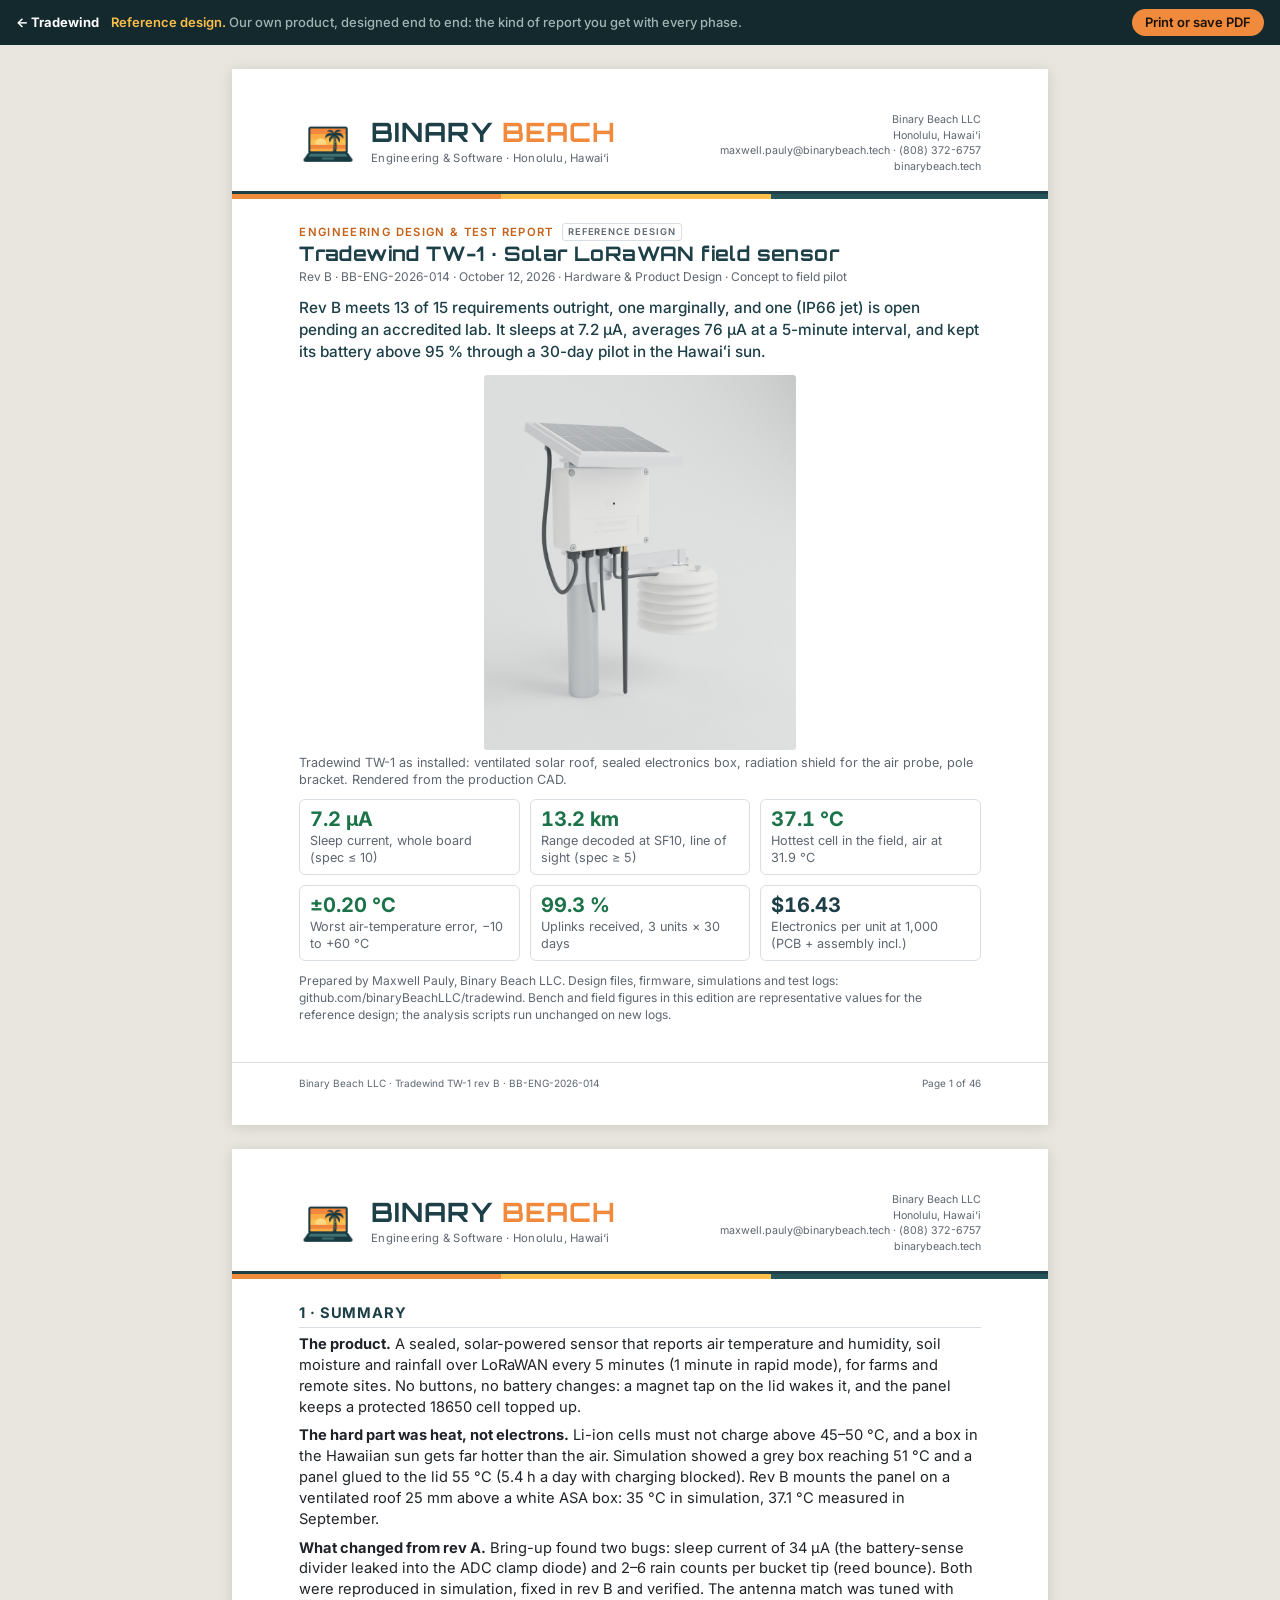
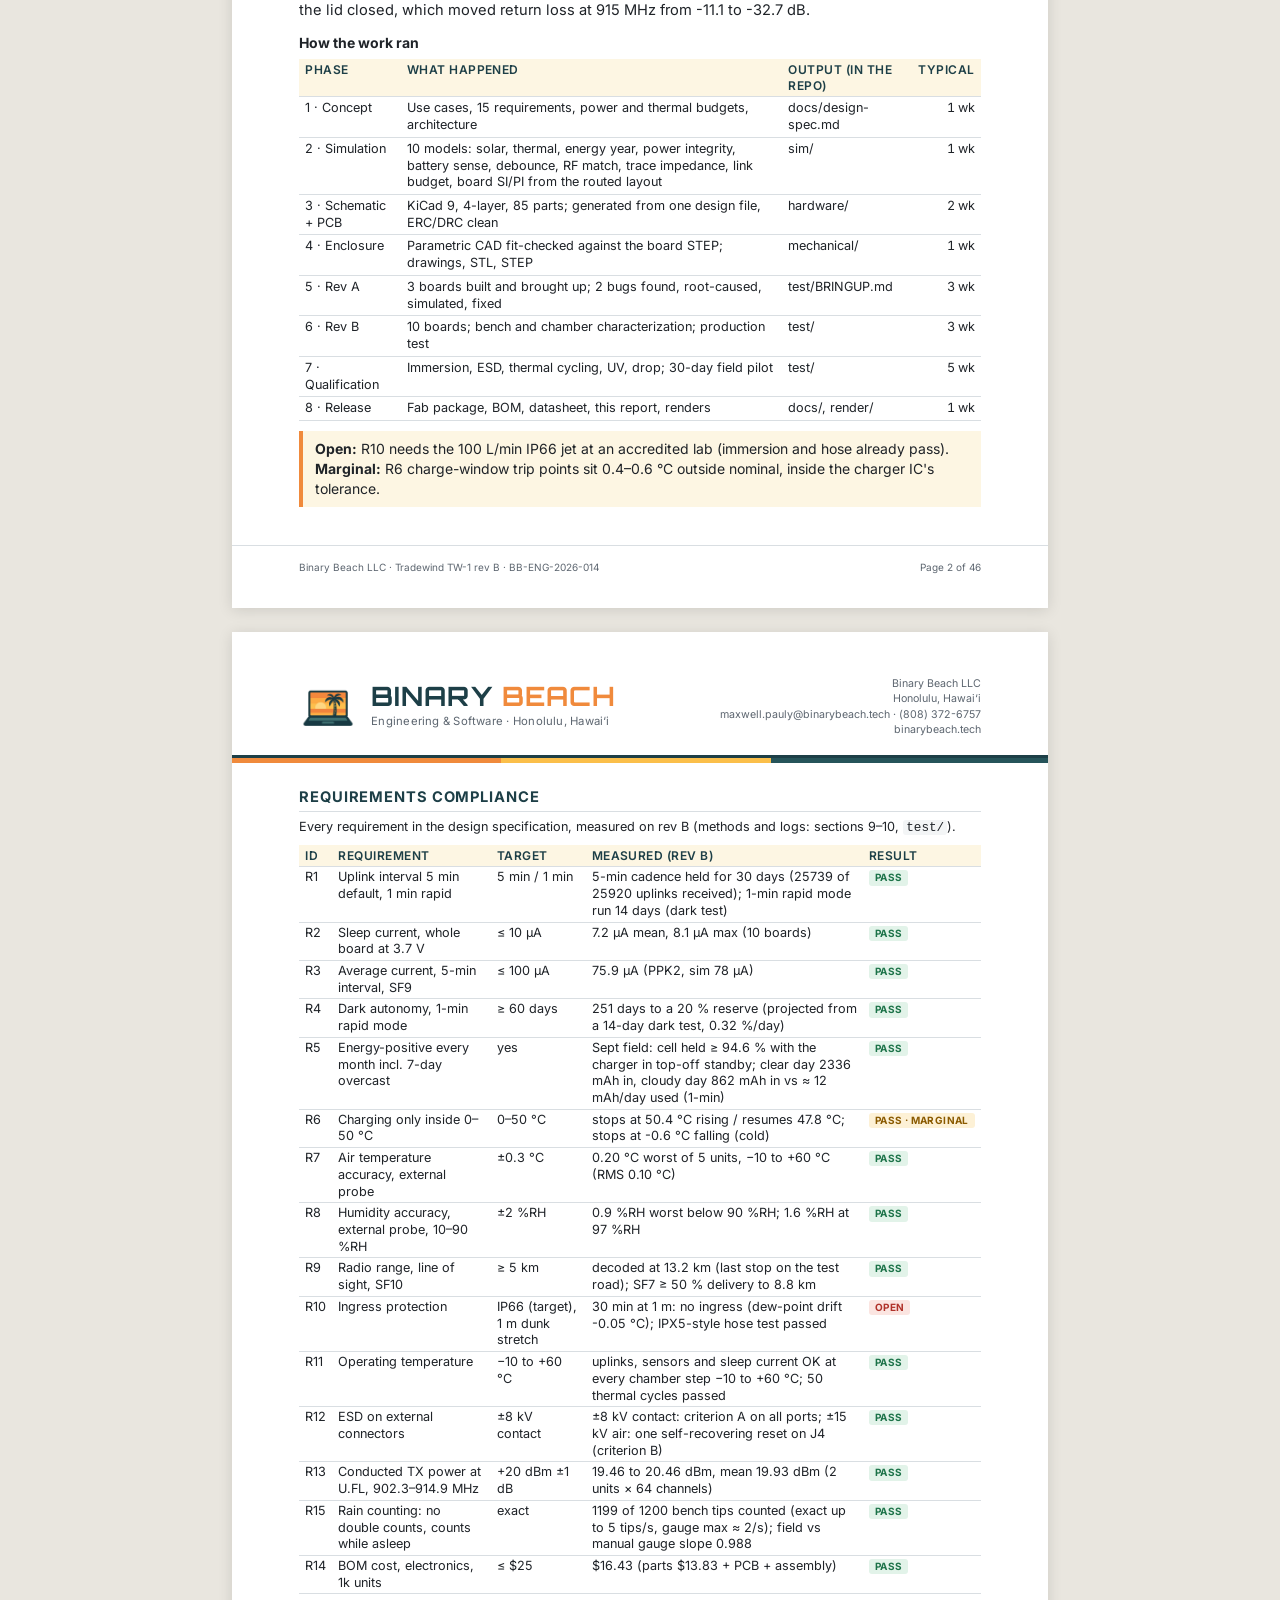
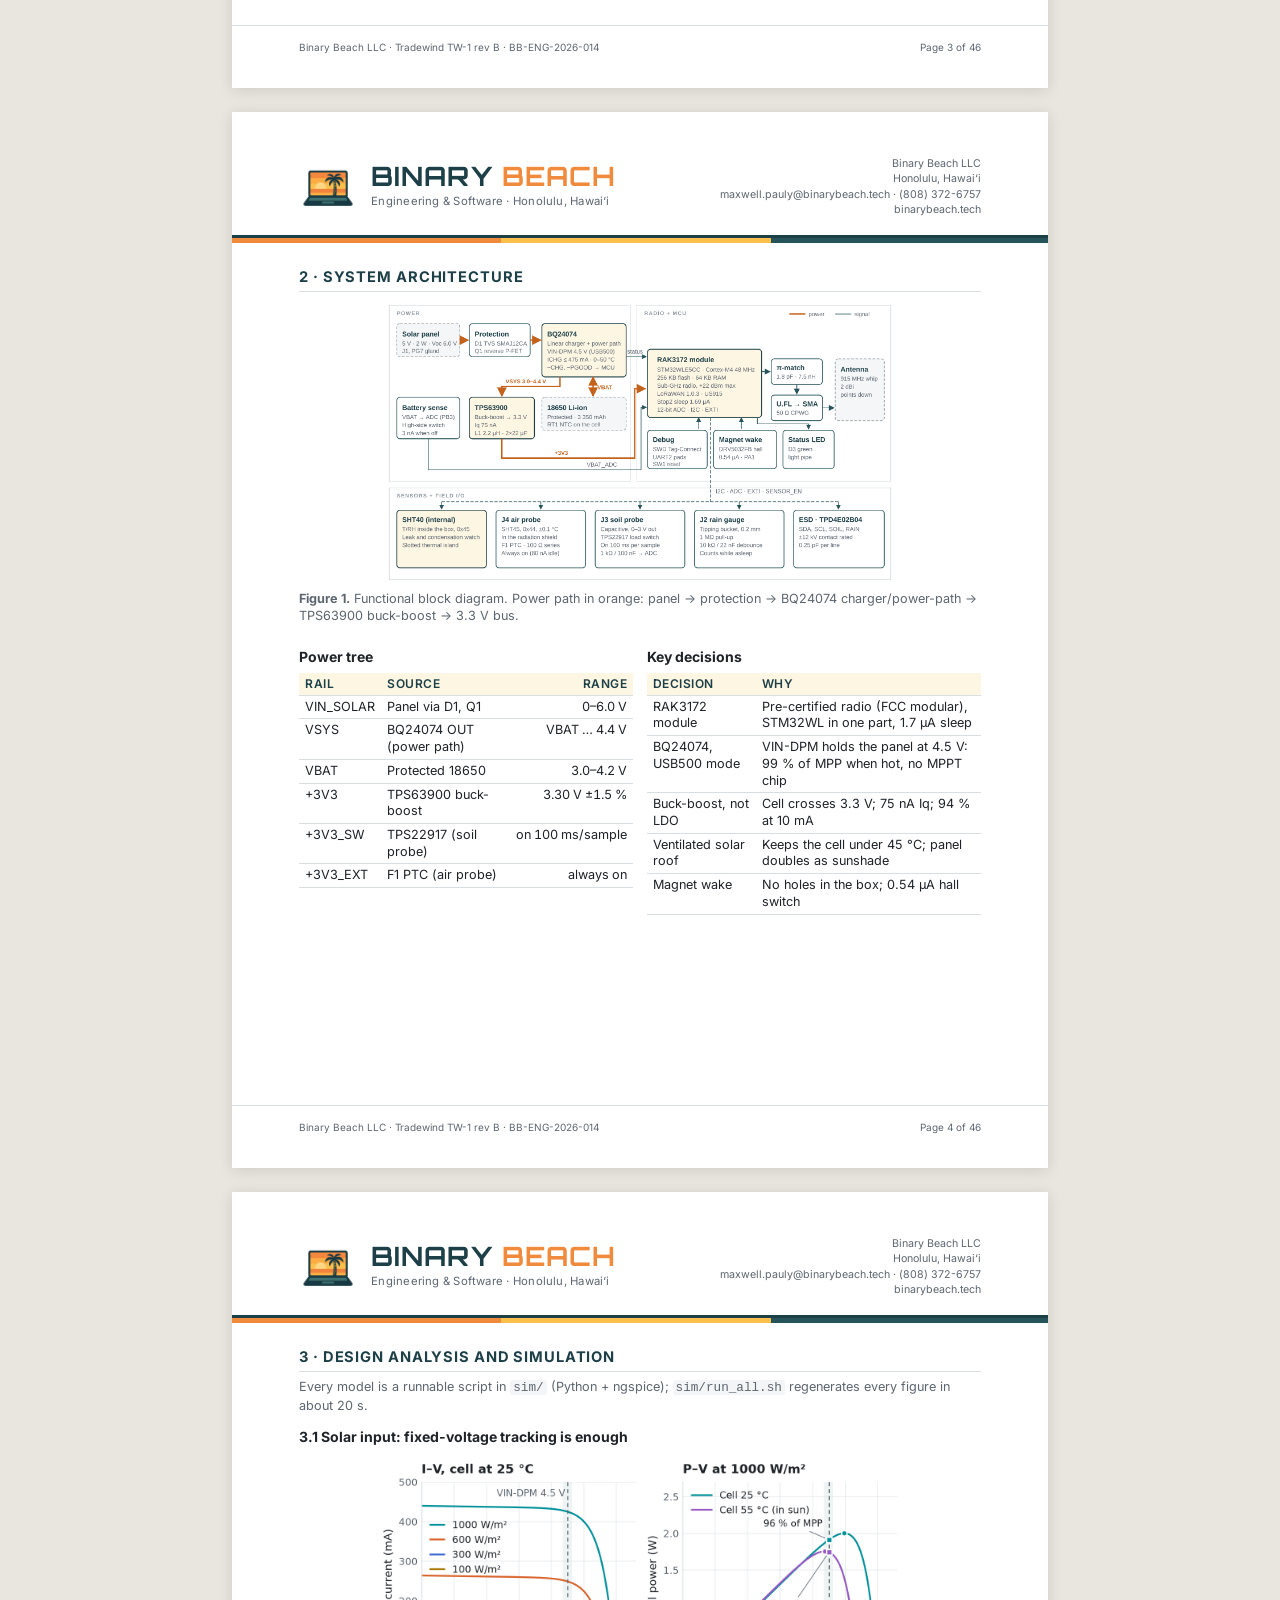
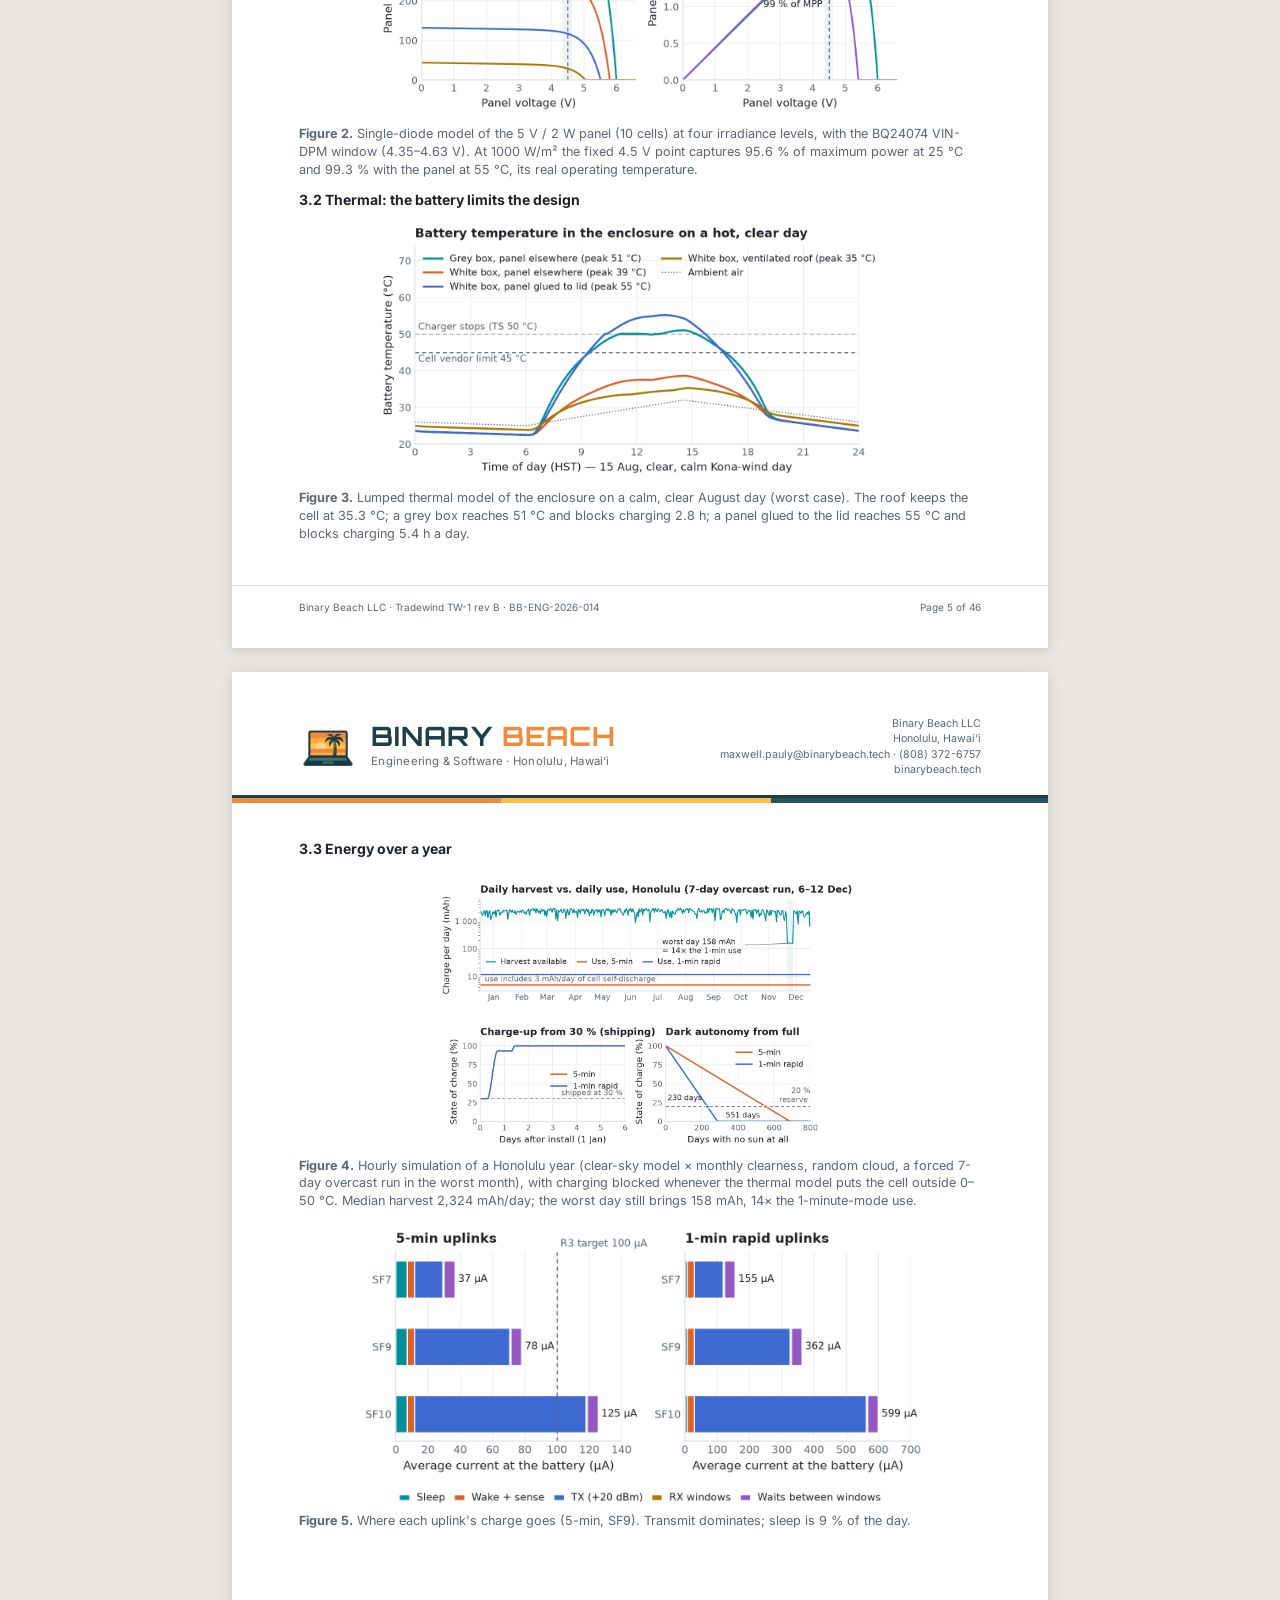
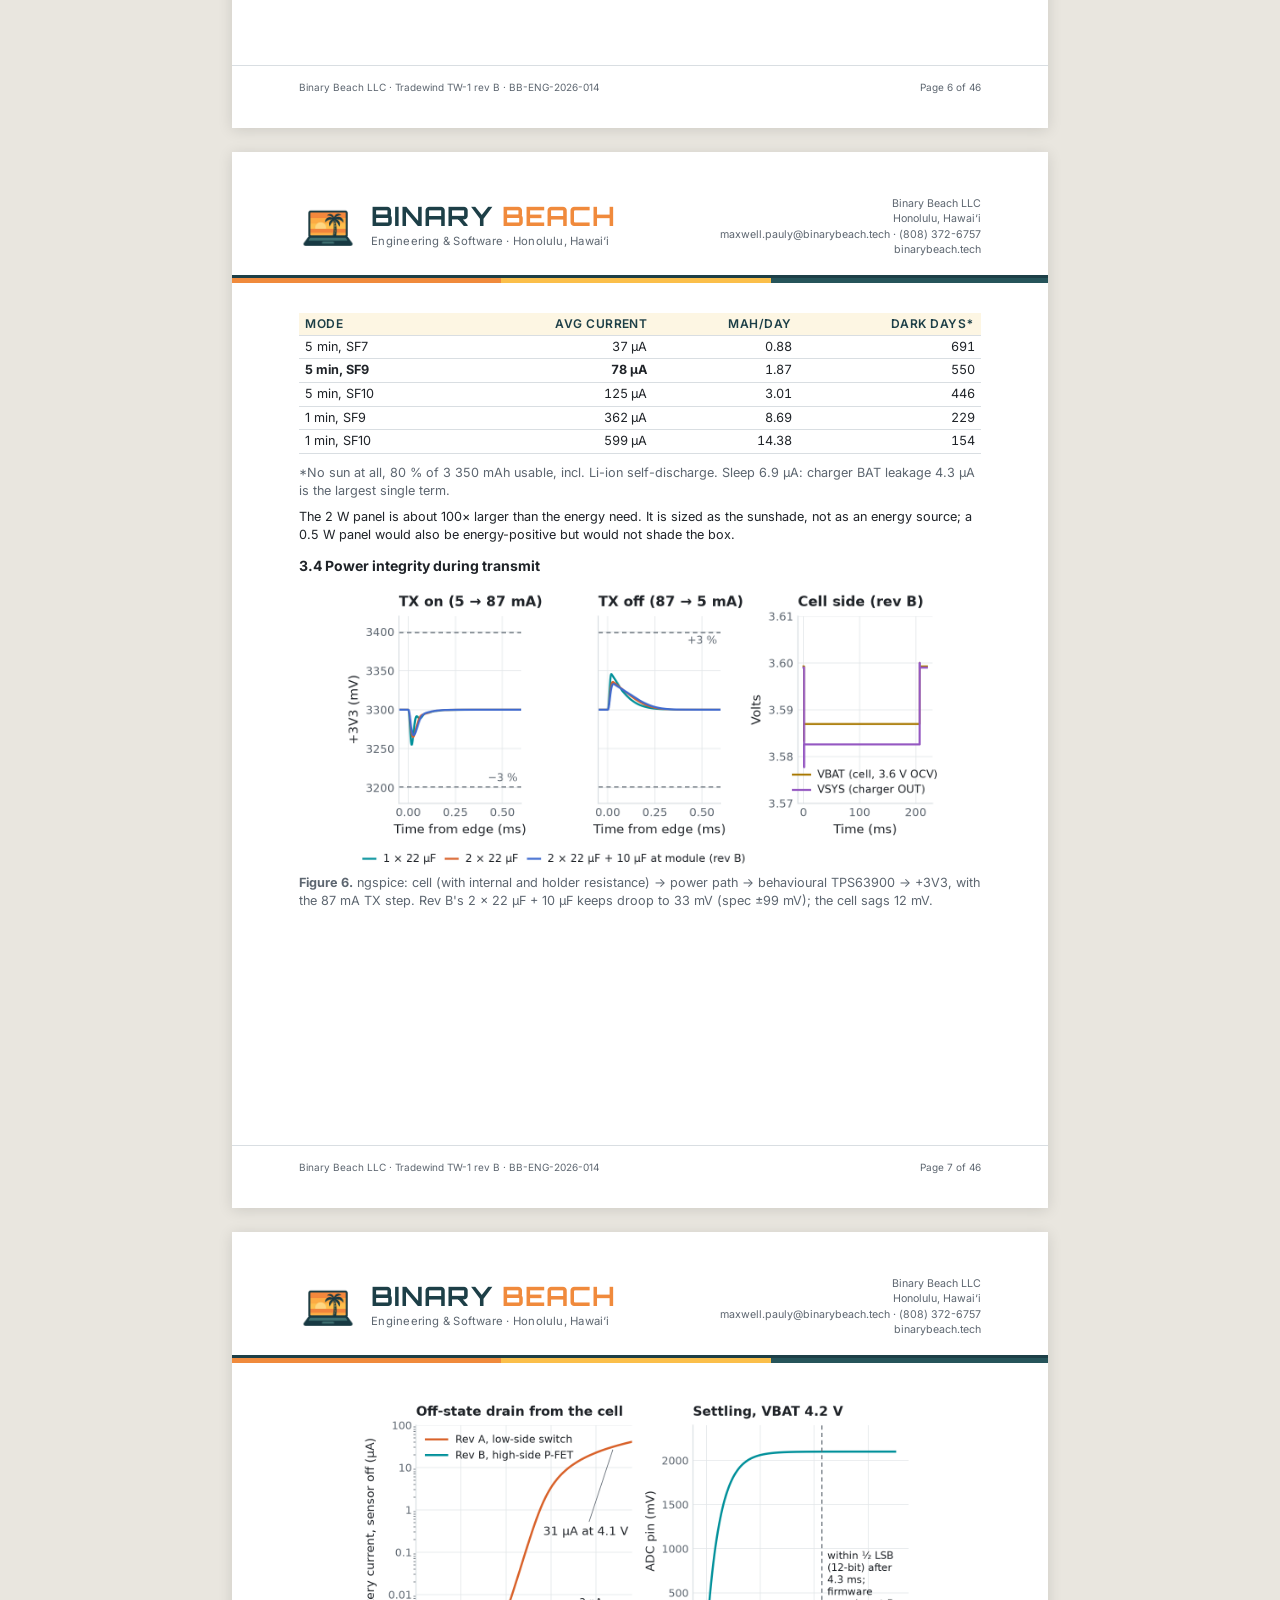
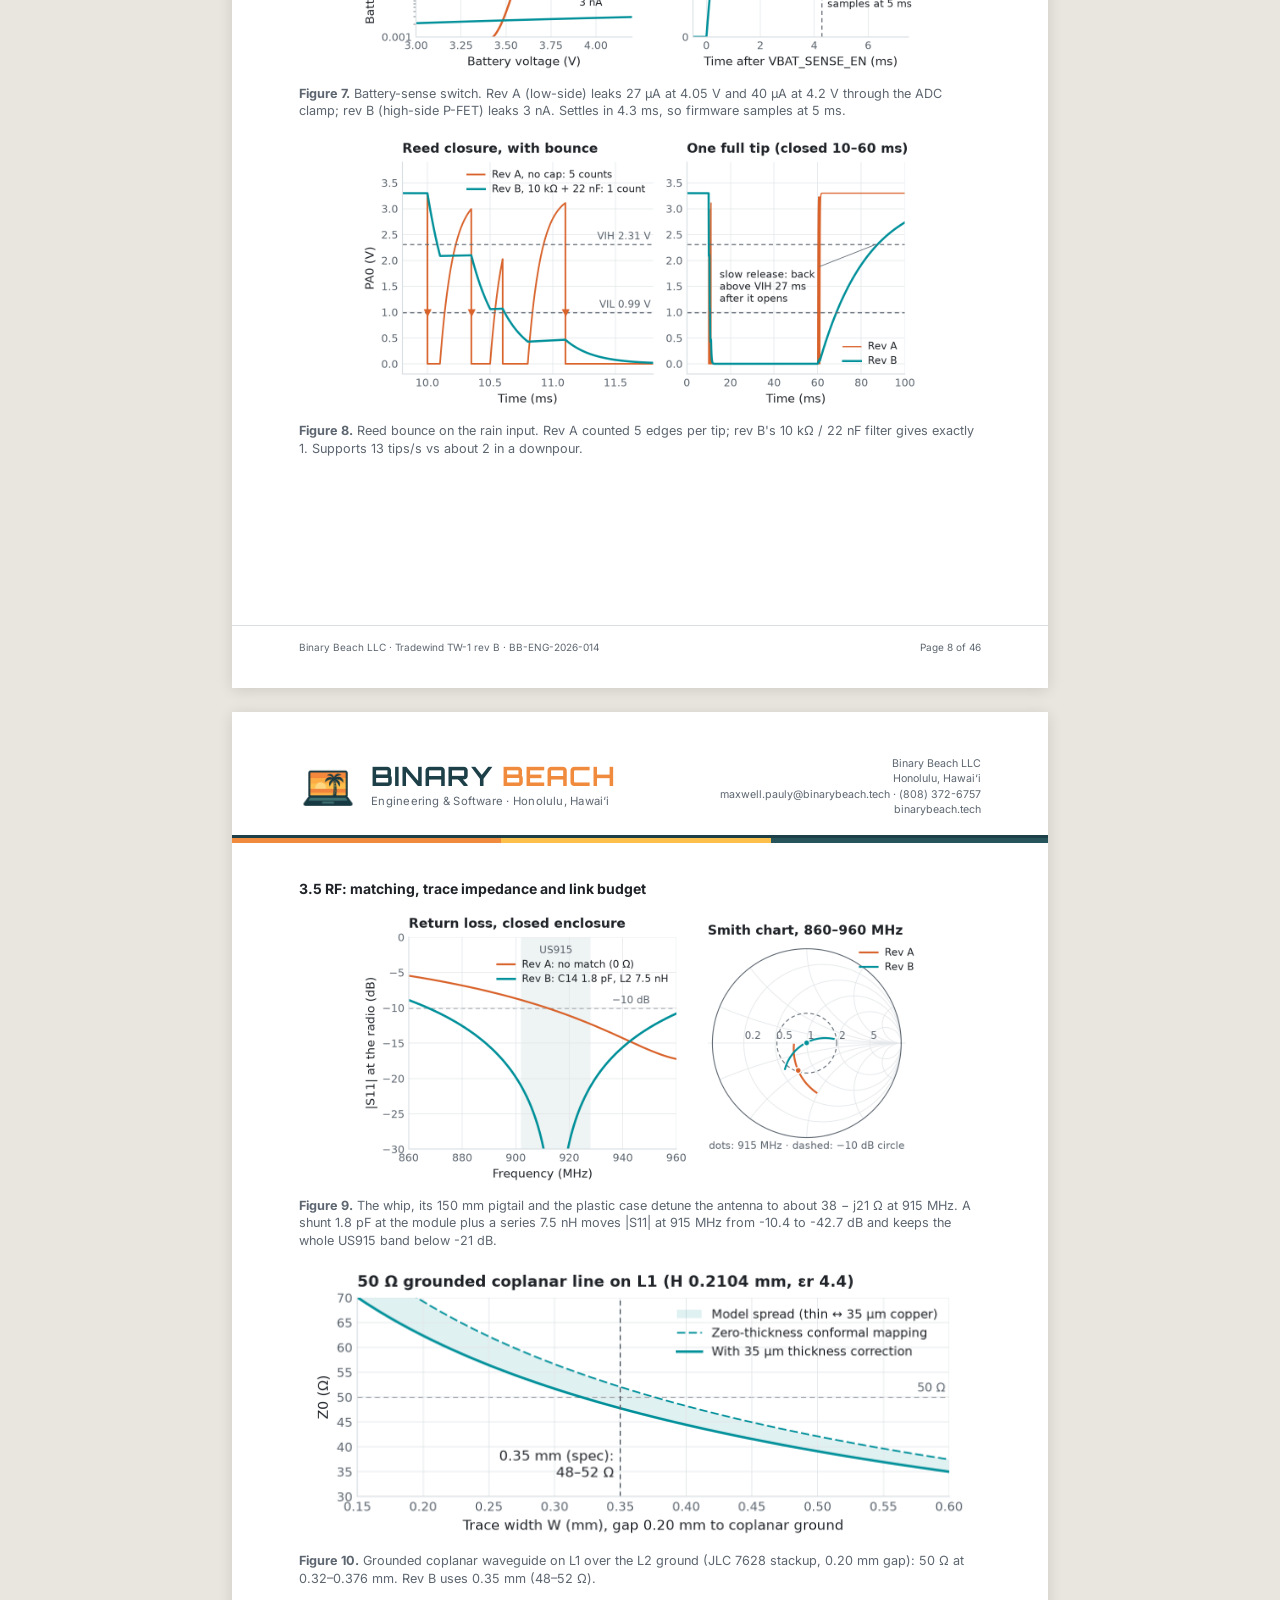
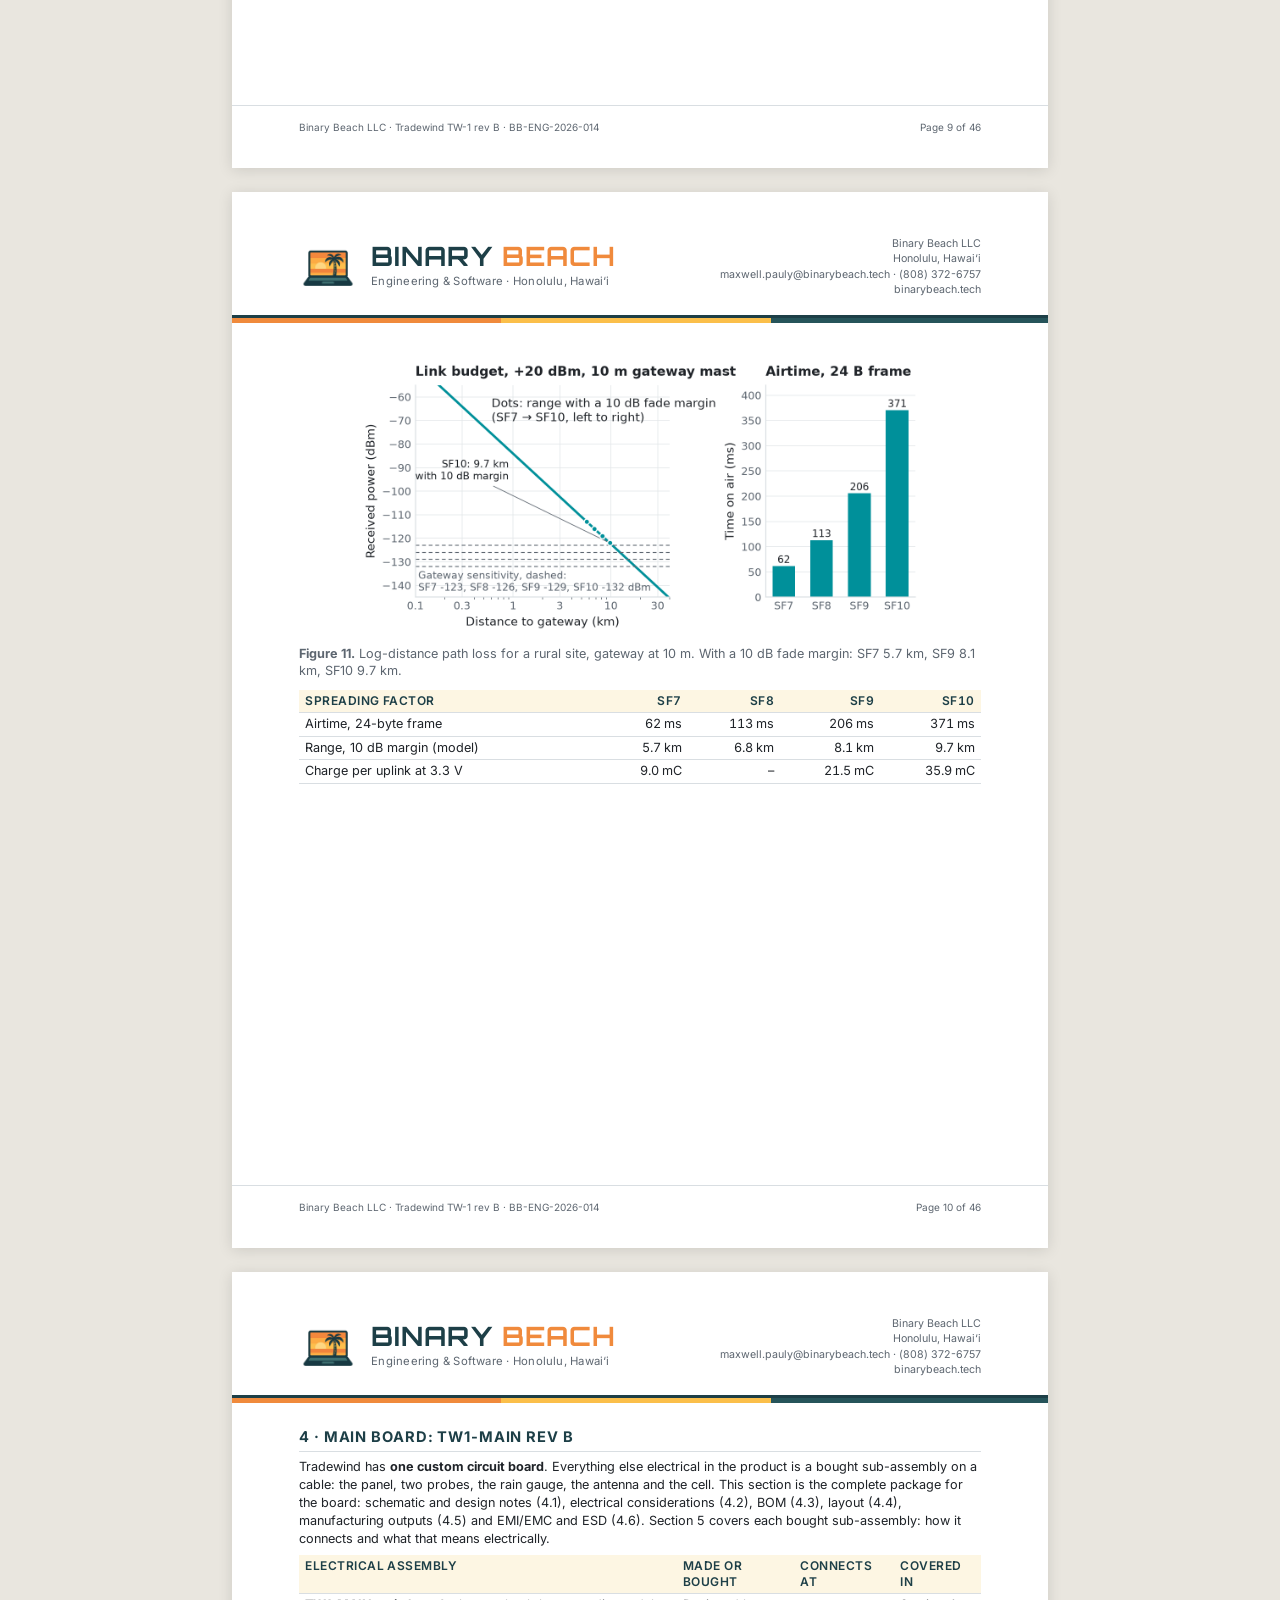
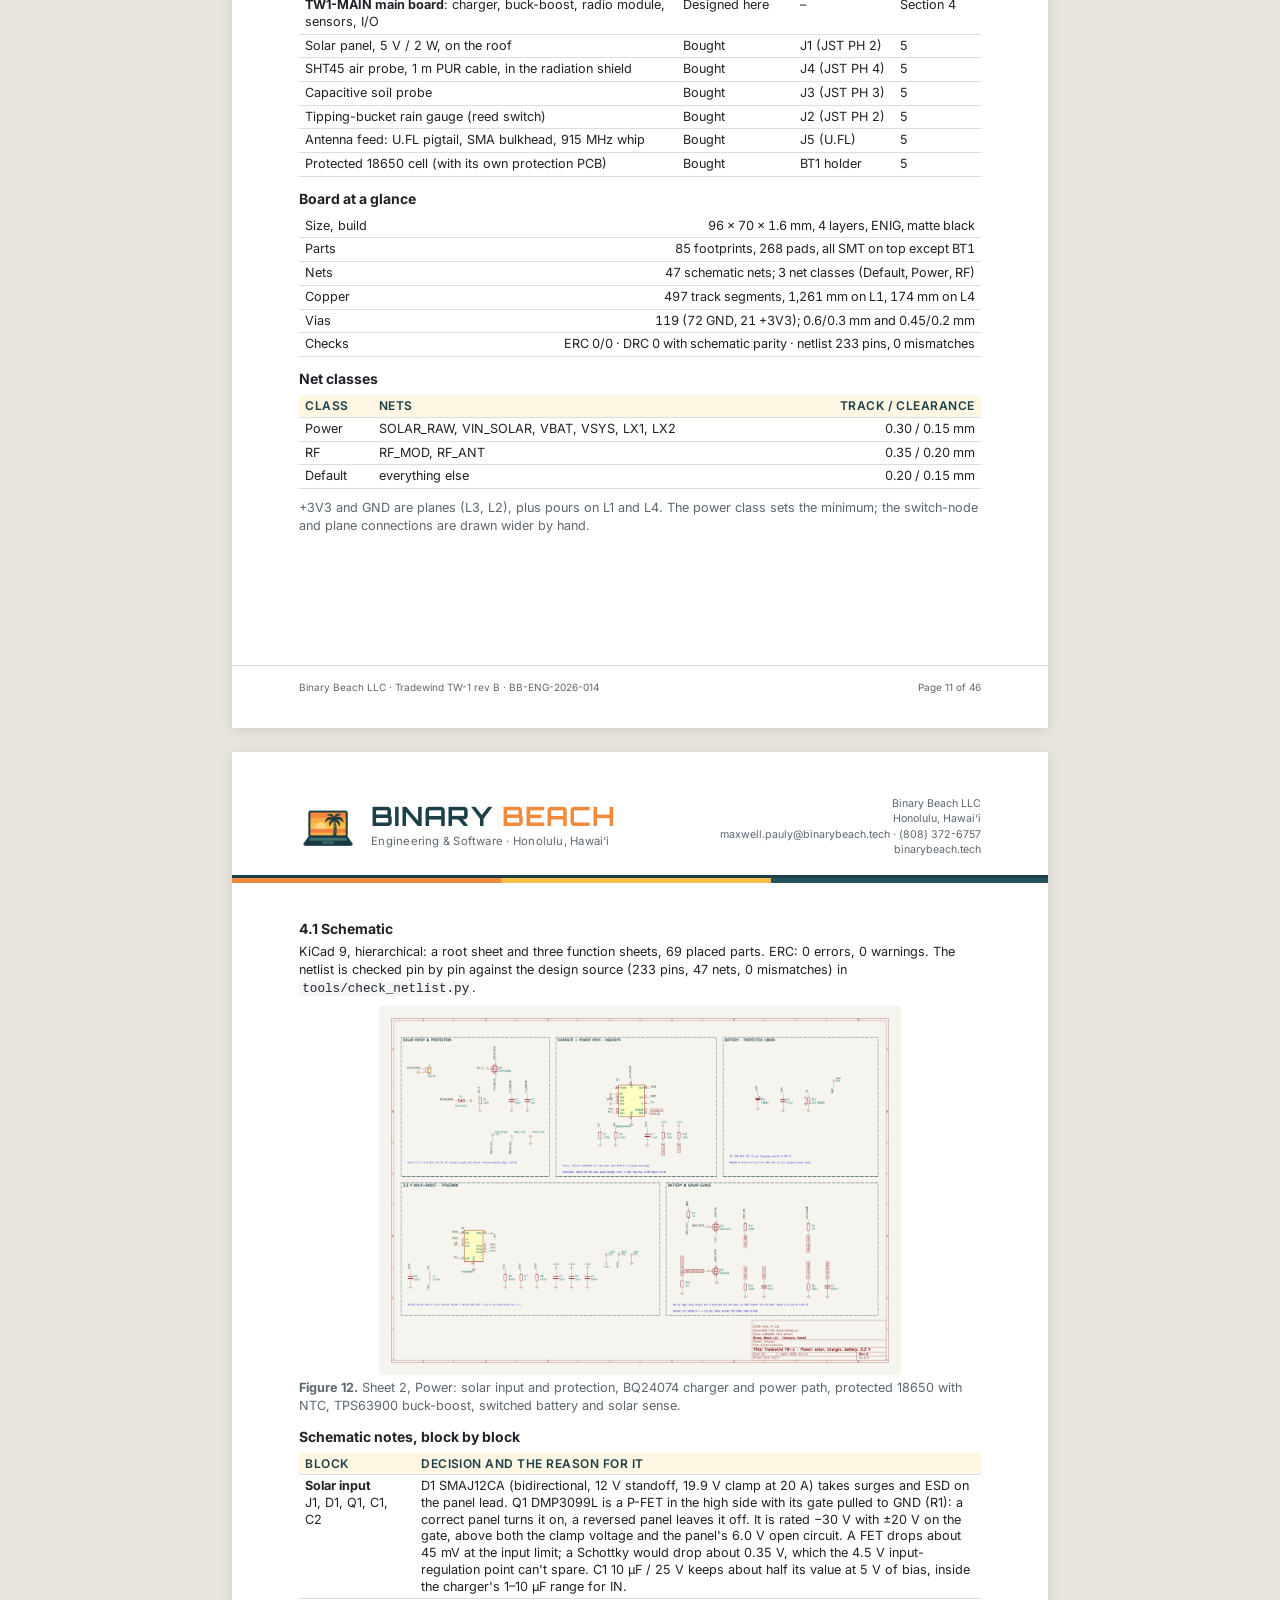
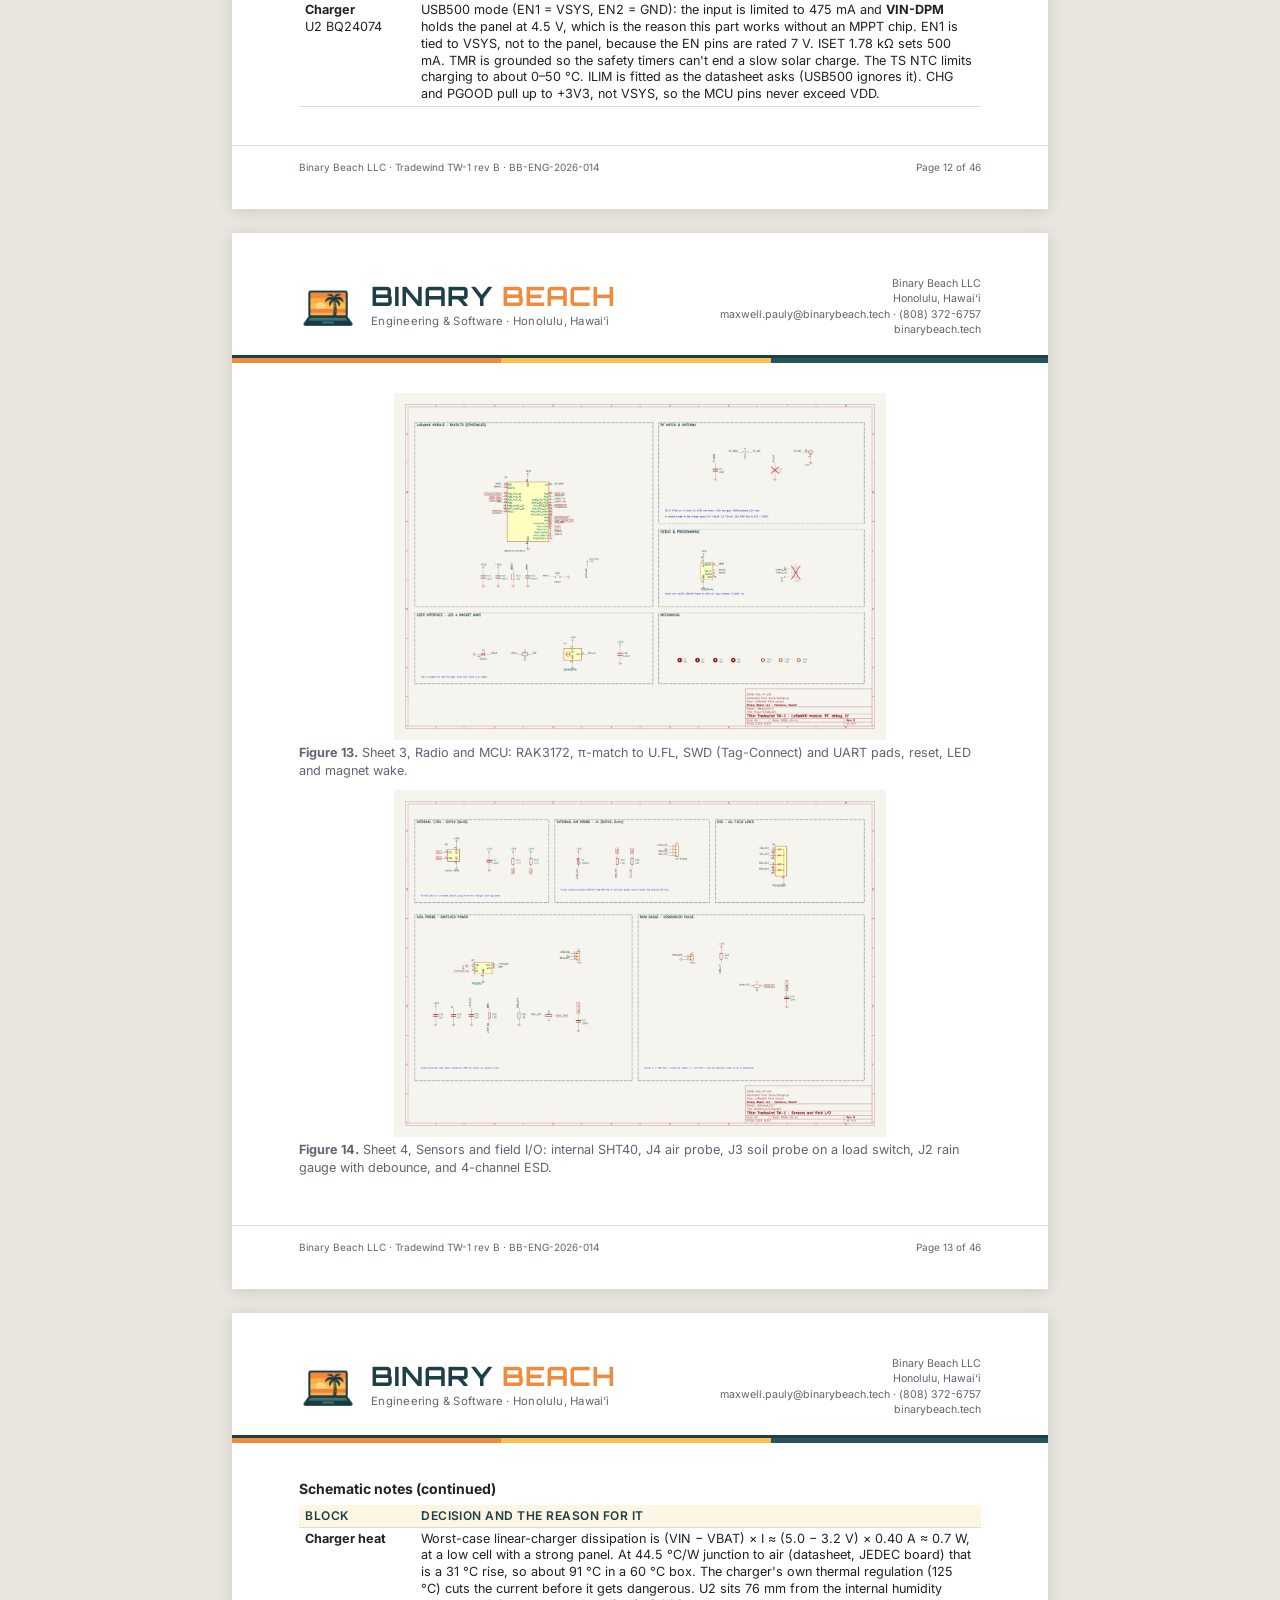
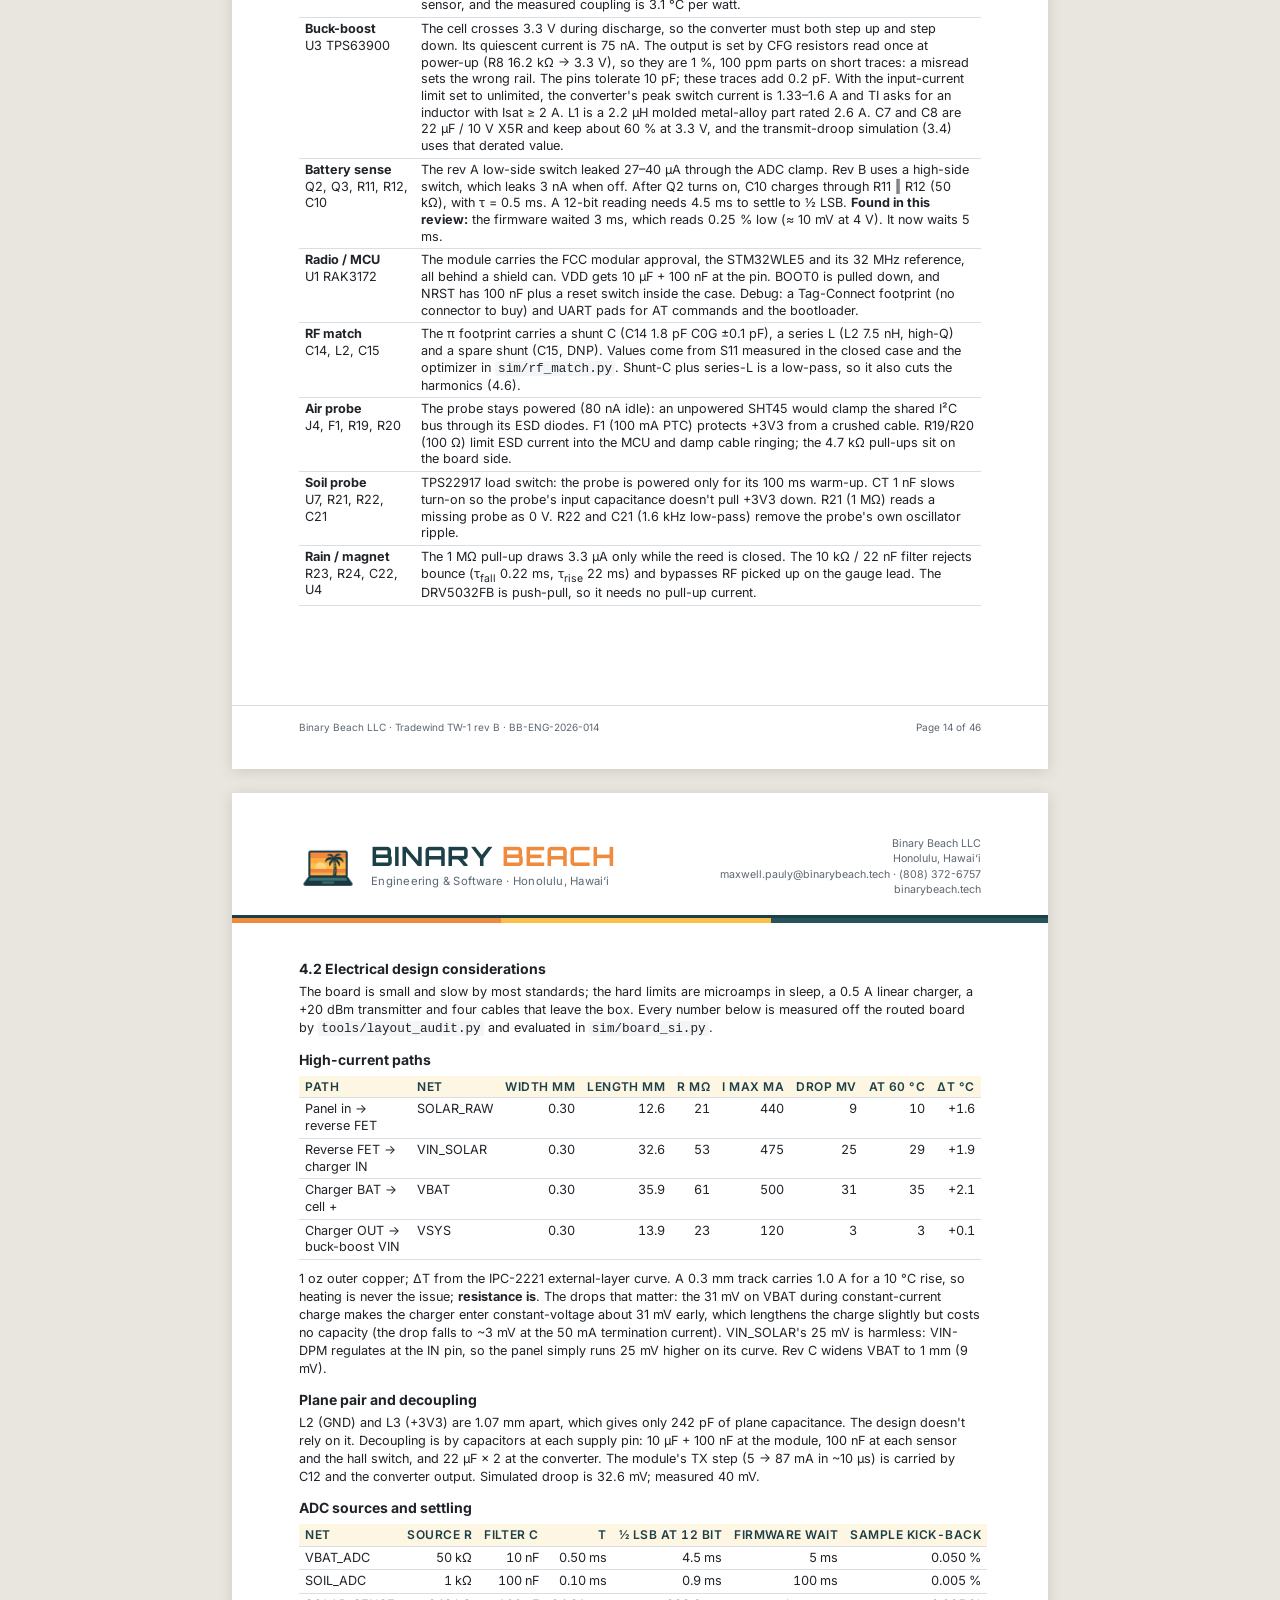
<file: docs/report/index.html>
<!doctype html><html lang="en"><head><meta charset="utf-8"><meta name="viewport" content="width=device-width,initial-scale=1">
<title>Tradewind TW-1 Design &amp; Test Report</title>
<link rel="icon" href="img/logo.png"><link rel="stylesheet" href="letterhead.css">
<style>
.body h2:first-child{margin-top:0}
figure img{border-radius:3px;max-height:3.0in;width:auto!important;max-width:100%}
.grid2 figure img{max-height:2.25in}
figure.tall img{max-height:3.85in}
figure.sch2 img{max-height:3.62in}
figure.hero img{max-height:3.9in}
figure.mid img{max-height:2.8in}
figure.full img{max-height:5.5in}
figure.wide img{max-height:4.7in}
figure.rf img{max-height:3.6in}
figure.draw img{max-height:5.1in}
.grid2.sm figure img{max-height:1.95in}
figure.map img{max-height:3.85in}
.body{font-size:11pt;line-height:1.42}
table{font-size:10pt;line-height:1.32}
th{font-size:9pt}
figcaption{font-size:9.5pt;line-height:1.4}
table.small,.small{font-size:9.5pt}
.kv{font-size:10.5pt}
.callout{font-size:10.5pt}
.stat span{font-size:9.5pt}
.fine{font-size:9pt}
table.small.tight td{padding:2px 6px}
ol.key{list-style:none;padding:0;margin:2px 0 8px;font-size:9.5pt}
ol.key li{counter-increment:k;position:relative;padding-left:25px;margin:3px 0}
ol.key{counter-reset:k}
ol.key li:before{content:counter(k);position:absolute;left:0;top:1px;width:17px;height:17px;border-radius:50%;background:#1f2328;color:#fff;font-size:8pt;font-weight:700;display:grid;place-items:center}
.body{padding-top:.25in}
@media print{.page{width:8.5in;max-width:none}.lh,.body,.ft{padding-left:.7in;padding-right:.7in}.lh .contact{display:block}
.grid2{grid-template-columns:1fr 1fr}.stats{grid-template-columns:repeat(var(--n,3),1fr)}.kv{grid-template-columns:150px 1fr}}
.grid2 figure{margin:4px 0 8px}
code{font-size:9.5pt;background:#f3f5f6;padding:0 3px;border-radius:3px}
table.small td,table.small th{padding:3px 6px}
.page{height:auto}
@media print{.page{min-height:11in;height:11in;overflow:hidden}}
</style>
<script>
(function(){var embed=new URLSearchParams(location.search).has('embed')||window.self!==window.top;
if(embed){document.documentElement.classList.add('embed');return}
if(new URLSearchParams(location.search).has('print'))return;
document.addEventListener('DOMContentLoaded',function(){var b=document.createElement('div');b.className='rp-bar';
b.innerHTML='<a href="/hardware/tradewind/">← Tradewind</a><span><b>Reference design.</b> Our own product, designed end to end: the kind of report you get with every phase.</span><button type="button">Print or save PDF</button>';
b.querySelector('button').addEventListener('click',function(){print()});document.body.prepend(b)})})();
</script></head><body>
<div class="page"><div class="lh"><img src="img/logo.png" alt=""><div><div class="wm">BINARY <span>BEACH</span></div>
<div class="tag">Engineering &amp; Software · Honolulu, Hawai‘i</div></div>
<div class="contact">Binary Beach LLC<br>Honolulu, Hawai‘i<br>maxwell.pauly@binarybeach.tech · (808) 372-6757<br>binarybeach.tech</div></div><div class="stripe"></div><div class="body"><div class="doctype">Engineering design &amp; test report <span class="sample">Reference design</span></div>
<h1>Tradewind TW-1 · Solar LoRaWAN field sensor</h1>
<div class="meta">Rev B · BB-ENG-2026-014 · October 12, 2026 · Hardware &amp; Product Design · Concept to field pilot</div>
<p class="short">Rev B meets 13 of 15 requirements outright, one marginally, and one (IP66 jet) is open pending an accredited lab.
It sleeps at 7.2 µA, averages 76 µA at a 5-minute interval, and kept its battery
above 95 % through a 30-day pilot in the Hawaiʻi sun.</p>
<figure class="hero" style="margin:6px 0 10px"><img src="img/r_product_hero.jpg" style="width:100%;margin:0 auto" alt=""><figcaption>Tradewind TW-1 as installed: ventilated solar roof, sealed electronics box, radiation shield for the air probe, pole bracket. Rendered from the production CAD.</figcaption></figure>
<div class="stats" style="--n:3">
  <div class="stat good"><b>7.2 µA</b><span>Sleep current, whole board (spec ≤ 10)</span></div>
  <div class="stat good"><b>13.2 km</b><span>Range decoded at SF10, line of sight (spec ≥ 5)</span></div>
  <div class="stat good"><b>37.1 °C</b><span>Hottest cell in the field, air at 31.9 °C</span></div>
  <div class="stat good"><b>±0.20 °C</b><span>Worst air-temperature error, −10 to +60 °C</span></div>
  <div class="stat good"><b>99.3 %</b><span>Uplinks received, 3 units × 30 days</span></div>
  <div class="stat"><b>$16.43</b><span>Electronics per unit at 1,000 (PCB + assembly incl.)</span></div>
</div>
<p class="fine">Prepared by Maxwell Pauly, Binary Beach LLC. Design files, firmware, simulations and test logs: github.com/binaryBeachLLC/tradewind.
Bench and field figures in this edition are representative values for the reference design; the analysis scripts run unchanged on new logs.</p></div><div class="ft"><span>Binary Beach LLC · Tradewind TW-1 rev B · BB-ENG-2026-014</span><span>Page 1 of 46</span></div></div>
<div class="page"><div class="lh"><img src="img/logo.png" alt=""><div><div class="wm">BINARY <span>BEACH</span></div>
<div class="tag">Engineering &amp; Software · Honolulu, Hawai‘i</div></div>
<div class="contact">Binary Beach LLC<br>Honolulu, Hawai‘i<br>maxwell.pauly@binarybeach.tech · (808) 372-6757<br>binarybeach.tech</div></div><div class="stripe"></div><div class="body"><h2>1 · Summary</h2>
<p><b>The product.</b> A sealed, solar-powered sensor that reports air temperature and humidity, soil moisture and rainfall
over LoRaWAN every 5 minutes (1 minute in rapid mode), for farms and remote sites. No buttons, no battery changes:
a magnet tap on the lid wakes it, and the panel keeps a protected 18650 cell topped up.</p>
<p><b>The hard part was heat, not electrons.</b> Li-ion cells must not charge above 45–50 °C, and a box in the Hawaiian
sun gets far hotter than the air. Simulation showed a grey box reaching 51 °C and a panel glued to the
lid 55 °C (5.4 h a day with charging blocked). Rev B mounts the panel on a ventilated roof
25 mm above a white ASA box: 35 °C in simulation, 37.1 °C measured in September.</p>
<p><b>What changed from rev A.</b> Bring-up found two bugs: sleep current of 34 µA (the battery-sense divider leaked into the ADC
clamp diode) and 2–6 rain counts per bucket tip (reed bounce). Both were reproduced in simulation, fixed in rev B and verified.
The antenna match was tuned with the lid closed, which moved return loss at 915 MHz from -11.1 to -32.7 dB.</p>
<h3>How the work ran</h3>
<table class="small"><tr><th>Phase</th><th>What happened</th><th>Output (in the repo)</th><th class="n">Typical</th></tr>
<tr><td>1 · Concept</td><td>Use cases, 15 requirements, power and thermal budgets, architecture</td><td>docs/design-spec.md</td><td class="n">1 wk</td></tr>
<tr><td>2 · Simulation</td><td>10 models: solar, thermal, energy year, power integrity, battery sense, debounce, RF match, trace impedance, link budget, board SI/PI from the routed layout</td><td>sim/</td><td class="n">1 wk</td></tr>
<tr><td>3 · Schematic + PCB</td><td>KiCad 9, 4-layer, 85 parts; generated from one design file, ERC/DRC clean</td><td>hardware/</td><td class="n">2 wk</td></tr>
<tr><td>4 · Enclosure</td><td>Parametric CAD fit-checked against the board STEP; drawings, STL, STEP</td><td>mechanical/</td><td class="n">1 wk</td></tr>
<tr><td>5 · Rev A</td><td>3 boards built and brought up; 2 bugs found, root-caused, simulated, fixed</td><td>test/BRINGUP.md</td><td class="n">3 wk</td></tr>
<tr><td>6 · Rev B</td><td>10 boards; bench and chamber characterization; production test</td><td>test/</td><td class="n">3 wk</td></tr>
<tr><td>7 · Qualification</td><td>Immersion, ESD, thermal cycling, UV, drop; 30-day field pilot</td><td>test/</td><td class="n">5 wk</td></tr>
<tr><td>8 · Release</td><td>Fab package, BOM, datasheet, this report, renders</td><td>docs/, render/</td><td class="n">1 wk</td></tr></table>
<div class="callout"><b>Open:</b> R10 needs the 100 L/min IP66 jet at an accredited lab (immersion and hose already pass).
<b>Marginal:</b> R6 charge-window trip points sit 0.4–0.6 °C outside nominal, inside the charger IC's tolerance.</div></div><div class="ft"><span>Binary Beach LLC · Tradewind TW-1 rev B · BB-ENG-2026-014</span><span>Page 2 of 46</span></div></div>
<div class="page"><div class="lh"><img src="img/logo.png" alt=""><div><div class="wm">BINARY <span>BEACH</span></div>
<div class="tag">Engineering &amp; Software · Honolulu, Hawai‘i</div></div>
<div class="contact">Binary Beach LLC<br>Honolulu, Hawai‘i<br>maxwell.pauly@binarybeach.tech · (808) 372-6757<br>binarybeach.tech</div></div><div class="stripe"></div><div class="body"><h2>Requirements compliance</h2>
<p class="small">Every requirement in the design specification, measured on rev B (methods and logs: sections 9–10, <code>test/</code>).</p>
<table class="small tight" style="margin-bottom:0"><tr><th>ID</th><th>Requirement</th><th>Target</th><th>Measured (rev B)</th><th>Result</th></tr><tr><td>R1</td><td>Uplink interval 5 min default, 1 min rapid</td><td>5 min / 1 min</td><td>5-min cadence held for 30 days (25739 of 25920 uplinks received); 1-min rapid mode run 14 days (dark test)</td><td><span class="pill ok">pass</span></td></tr><tr><td>R2</td><td>Sleep current, whole board at 3.7 V</td><td>≤ 10 µA</td><td>7.2 µA mean, 8.1 µA max (10 boards)</td><td><span class="pill ok">pass</span></td></tr><tr><td>R3</td><td>Average current, 5-min interval, SF9</td><td>≤ 100 µA</td><td>75.9 µA (PPK2, sim 78 µA)</td><td><span class="pill ok">pass</span></td></tr><tr><td>R4</td><td>Dark autonomy, 1-min rapid mode</td><td>≥ 60 days</td><td>251 days to a 20 % reserve (projected from a 14-day dark test, 0.32 %/day)</td><td><span class="pill ok">pass</span></td></tr><tr><td>R5</td><td>Energy-positive every month incl. 7-day overcast</td><td>yes</td><td>Sept field: cell held ≥ 94.6 % with the charger in top-off standby; clear day 2336 mAh in, cloudy day 862 mAh in vs ≈ 12 mAh/day used (1-min)</td><td><span class="pill ok">pass</span></td></tr><tr><td>R6</td><td>Charging only inside 0–50 °C</td><td>0–50 °C</td><td>stops at 50.4 °C rising / resumes 47.8 °C; stops at -0.6 °C falling (cold)</td><td><span class="pill warn">pass · marginal</span></td></tr><tr><td>R7</td><td>Air temperature accuracy, external probe</td><td>±0.3 °C</td><td>0.20 °C worst of 5 units, −10 to +60 °C (RMS 0.10 °C)</td><td><span class="pill ok">pass</span></td></tr><tr><td>R8</td><td>Humidity accuracy, external probe, 10–90 %RH</td><td>±2 %RH</td><td>0.9 %RH worst below 90 %RH; 1.6 %RH at 97 %RH</td><td><span class="pill ok">pass</span></td></tr><tr><td>R9</td><td>Radio range, line of sight, SF10</td><td>≥ 5 km</td><td>decoded at 13.2 km (last stop on the test road); SF7 ≥ 50 % delivery to 8.8 km</td><td><span class="pill ok">pass</span></td></tr><tr><td>R10</td><td>Ingress protection</td><td>IP66 (target), 1 m dunk stretch</td><td>30 min at 1 m: no ingress (dew-point drift -0.05 °C); IPX5-style hose test passed</td><td><span class="pill bad">open</span></td></tr><tr><td>R11</td><td>Operating temperature</td><td>−10 to +60 °C</td><td>uplinks, sensors and sleep current OK at every chamber step −10 to +60 °C; 50 thermal cycles passed</td><td><span class="pill ok">pass</span></td></tr><tr><td>R12</td><td>ESD on external connectors</td><td>±8 kV contact</td><td>±8 kV contact: criterion A on all ports; ±15 kV air: one self-recovering reset on J4 (criterion B)</td><td><span class="pill ok">pass</span></td></tr><tr><td>R13</td><td>Conducted TX power at U.FL, 902.3–914.9 MHz</td><td>+20 dBm ±1 dB</td><td>19.46 to 20.46 dBm, mean 19.93 dBm (2 units × 64 channels)</td><td><span class="pill ok">pass</span></td></tr><tr><td>R15</td><td>Rain counting: no double counts, counts while asleep</td><td>exact</td><td>1199 of 1200 bench tips counted (exact up to 5 tips/s, gauge max ≈ 2/s); field vs manual gauge slope 0.988</td><td><span class="pill ok">pass</span></td></tr><tr><td>R14</td><td>BOM cost, electronics, 1k units</td><td>≤ $25</td><td>$16.43 (parts $13.83 + PCB + assembly)</td><td><span class="pill ok">pass</span></td></tr></table></div><div class="ft"><span>Binary Beach LLC · Tradewind TW-1 rev B · BB-ENG-2026-014</span><span>Page 3 of 46</span></div></div>
<div class="page"><div class="lh"><img src="img/logo.png" alt=""><div><div class="wm">BINARY <span>BEACH</span></div>
<div class="tag">Engineering &amp; Software · Honolulu, Hawai‘i</div></div>
<div class="contact">Binary Beach LLC<br>Honolulu, Hawai‘i<br>maxwell.pauly@binarybeach.tech · (808) 372-6757<br>binarybeach.tech</div></div><div class="stripe"></div><div class="body"><h2>2 · System architecture</h2>
<figure class="" style="margin:6px 0 10px"><img src="img/block_diagram.png" style="width:100%;margin:0 auto" alt=""><figcaption><b>Figure 1.</b> Functional block diagram. Power path in orange: panel → protection → BQ24074 charger/power-path → TPS63900 buck-boost → 3.3 V bus.</figcaption></figure>
<div class="grid2">
<div>
<h3>Power tree</h3>
<table class="small">
<tr><th>Rail</th><th>Source</th><th class="n">Range</th></tr>
<tr><td>VIN_SOLAR</td><td>Panel via D1, Q1</td><td class="n">0–6.0 V</td></tr>
<tr><td>VSYS</td><td>BQ24074 OUT (power path)</td><td class="n">VBAT … 4.4 V</td></tr>
<tr><td>VBAT</td><td>Protected 18650</td><td class="n">3.0–4.2 V</td></tr>
<tr><td>+3V3</td><td>TPS63900 buck-boost</td><td class="n">3.30 V ±1.5 %</td></tr>
<tr><td>+3V3_SW</td><td>TPS22917 (soil probe)</td><td class="n">on 100 ms/sample</td></tr>
<tr><td>+3V3_EXT</td><td>F1 PTC (air probe)</td><td class="n">always on</td></tr>
</table>
</div>
<div>
<h3>Key decisions</h3>
<table class="small">
<tr><th>Decision</th><th>Why</th></tr>
<tr><td>RAK3172 module</td><td>Pre-certified radio (FCC modular), STM32WL in one part, 1.7 µA sleep</td></tr>
<tr><td>BQ24074, USB500 mode</td><td>VIN-DPM holds the panel at 4.5 V: 99 % of MPP when hot, no MPPT chip</td></tr>
<tr><td>Buck-boost, not LDO</td><td>Cell crosses 3.3 V; 75 nA Iq; 94 % at 10 mA</td></tr>
<tr><td>Ventilated solar roof</td><td>Keeps the cell under 45 °C; panel doubles as sunshade</td></tr>
<tr><td>Magnet wake</td><td>No holes in the box; 0.54 µA hall switch</td></tr>
</table>
</div></div></div><div class="ft"><span>Binary Beach LLC · Tradewind TW-1 rev B · BB-ENG-2026-014</span><span>Page 4 of 46</span></div></div>
<div class="page"><div class="lh"><img src="img/logo.png" alt=""><div><div class="wm">BINARY <span>BEACH</span></div>
<div class="tag">Engineering &amp; Software · Honolulu, Hawai‘i</div></div>
<div class="contact">Binary Beach LLC<br>Honolulu, Hawai‘i<br>maxwell.pauly@binarybeach.tech · (808) 372-6757<br>binarybeach.tech</div></div><div class="stripe"></div><div class="body"><h2>3 · Design analysis and simulation</h2>
<p class="small muted">Every model is a runnable script in <code>sim/</code> (Python + ngspice); <code>sim/run_all.sh</code> regenerates every figure in about 20 s.</p>
<h3>3.1 Solar input: fixed-voltage tracking is enough</h3>
<figure class="mid" style="margin:6px 0 10px"><img src="img/sim_solar_iv.png" style="width:100%;margin:0 auto" alt=""><figcaption><b>Figure 2.</b> Single-diode model of the 5 V / 2 W panel (10 cells) at four irradiance levels, with the BQ24074 VIN-DPM window (4.35–4.63 V). At 1000 W/m² the fixed 4.5 V point captures 95.6 % of maximum power at 25 °C and 99.3 % with the panel at 55 °C, its real operating temperature.</figcaption></figure>
<h3>3.2 Thermal: the battery limits the design</h3>
<figure class="mid" style="margin:6px 0 10px"><img src="img/sim_thermal_enclosure.png" style="width:100%;margin:0 auto" alt=""><figcaption><b>Figure 3.</b> Lumped thermal model of the enclosure on a calm, clear August day (worst case). The roof keeps the cell at 35.3 °C; a grey box reaches 51 °C and blocks charging 2.8 h; a panel glued to the lid reaches 55 °C and blocks charging 5.4 h a day.</figcaption></figure></div><div class="ft"><span>Binary Beach LLC · Tradewind TW-1 rev B · BB-ENG-2026-014</span><span>Page 5 of 46</span></div></div>
<div class="page"><div class="lh"><img src="img/logo.png" alt=""><div><div class="wm">BINARY <span>BEACH</span></div>
<div class="tag">Engineering &amp; Software · Honolulu, Hawai‘i</div></div>
<div class="contact">Binary Beach LLC<br>Honolulu, Hawai‘i<br>maxwell.pauly@binarybeach.tech · (808) 372-6757<br>binarybeach.tech</div></div><div class="stripe"></div><div class="body"><h3>3.3 Energy over a year</h3>
<figure class="" style="margin:6px 0 10px"><img src="img/sim_energy_year.png" style="width:100%;margin:0 auto" alt=""><figcaption><b>Figure 4.</b> Hourly simulation of a Honolulu year (clear-sky model × monthly clearness, random cloud, a forced 7-day overcast run in the worst month), with charging blocked whenever the thermal model puts the cell outside 0–50 °C. Median harvest 2,324 mAh/day; the worst day still brings 158 mAh, 14× the 1-minute-mode use.</figcaption></figure>
<figure class="" style="margin:6px 0 10px"><img src="img/sim_power_budget.png" style="width:100%;margin:0 auto" alt=""><figcaption><b>Figure 5.</b> Where each uplink's charge goes (5-min, SF9). Transmit dominates; sleep is 9 % of the day.</figcaption></figure></div><div class="ft"><span>Binary Beach LLC · Tradewind TW-1 rev B · BB-ENG-2026-014</span><span>Page 6 of 46</span></div></div>
<div class="page"><div class="lh"><img src="img/logo.png" alt=""><div><div class="wm">BINARY <span>BEACH</span></div>
<div class="tag">Engineering &amp; Software · Honolulu, Hawai‘i</div></div>
<div class="contact">Binary Beach LLC<br>Honolulu, Hawai‘i<br>maxwell.pauly@binarybeach.tech · (808) 372-6757<br>binarybeach.tech</div></div><div class="stripe"></div><div class="body"><table class="small"><tr><th>Mode</th><th class="n">Avg current</th><th class="n">mAh/day</th><th class="n">Dark days*</th></tr>
<tr><td>5 min, SF7</td><td class="n">37 µA</td><td class="n">0.88</td><td class="n">691</td></tr>
<tr><td><b>5 min, SF9</b></td><td class="n"><b>78 µA</b></td><td class="n">1.87</td><td class="n">550</td></tr>
<tr><td>5 min, SF10</td><td class="n">125 µA</td><td class="n">3.01</td><td class="n">446</td></tr>
<tr><td>1 min, SF9</td><td class="n">362 µA</td><td class="n">8.69</td><td class="n">229</td></tr>
<tr><td>1 min, SF10</td><td class="n">599 µA</td><td class="n">14.38</td><td class="n">154</td></tr>
</table>
<p class="small muted">*No sun at all, 80 % of 3 350 mAh usable, incl. Li-ion self-discharge. Sleep 6.9 µA: charger BAT leakage 4.3 µA is the largest single term.</p>
<p class="small">The 2 W panel is about 100× larger than the energy need. It is sized as the sunshade, not as an energy source;
a 0.5 W panel would also be energy-positive but would not shade the box.</p>
<h3>3.4 Power integrity during transmit</h3>
<figure class="" style="margin:6px 0 10px"><img src="img/sim_tx_droop.png" style="width:100%;margin:0 auto" alt=""><figcaption><b>Figure 6.</b> ngspice: cell (with internal and holder resistance) → power path → behavioural TPS63900 → +3V3, with the 87 mA TX step. Rev B's 2 × 22 µF + 10 µF keeps droop to 33 mV (spec ±99 mV); the cell sags 12 mV.</figcaption></figure></div><div class="ft"><span>Binary Beach LLC · Tradewind TW-1 rev B · BB-ENG-2026-014</span><span>Page 7 of 46</span></div></div>
<div class="page"><div class="lh"><img src="img/logo.png" alt=""><div><div class="wm">BINARY <span>BEACH</span></div>
<div class="tag">Engineering &amp; Software · Honolulu, Hawai‘i</div></div>
<div class="contact">Binary Beach LLC<br>Honolulu, Hawai‘i<br>maxwell.pauly@binarybeach.tech · (808) 372-6757<br>binarybeach.tech</div></div><div class="stripe"></div><div class="body"><figure class="" style="margin:6px 0 10px"><img src="img/sim_vbat_sense.png" style="width:100%;margin:0 auto" alt=""><figcaption><b>Figure 7.</b> Battery-sense switch. Rev A (low-side) leaks 27 µA at 4.05 V and 40 µA at 4.2 V through the ADC clamp; rev B (high-side P-FET) leaks 3 nA. Settles in 4.3 ms, so firmware samples at 5 ms.</figcaption></figure>
<figure class="" style="margin:6px 0 10px"><img src="img/sim_rain_debounce.png" style="width:100%;margin:0 auto" alt=""><figcaption><b>Figure 8.</b> Reed bounce on the rain input. Rev A counted 5 edges per tip; rev B's 10 kΩ / 22 nF filter gives exactly 1. Supports 13 tips/s vs about 2 in a downpour.</figcaption></figure></div><div class="ft"><span>Binary Beach LLC · Tradewind TW-1 rev B · BB-ENG-2026-014</span><span>Page 8 of 46</span></div></div>
<div class="page"><div class="lh"><img src="img/logo.png" alt=""><div><div class="wm">BINARY <span>BEACH</span></div>
<div class="tag">Engineering &amp; Software · Honolulu, Hawai‘i</div></div>
<div class="contact">Binary Beach LLC<br>Honolulu, Hawai‘i<br>maxwell.pauly@binarybeach.tech · (808) 372-6757<br>binarybeach.tech</div></div><div class="stripe"></div><div class="body"><h3>3.5 RF: matching, trace impedance and link budget</h3>
<figure class="" style="margin:6px 0 10px"><img src="img/sim_rf_match.png" style="width:100%;margin:0 auto" alt=""><figcaption><b>Figure 9.</b> The whip, its 150 mm pigtail and the plastic case detune the antenna to about 38 − j21 Ω at 915 MHz. A shunt 1.8 pF at the module plus a series 7.5 nH moves |S11| at 915 MHz from -10.4 to -42.7 dB and keeps the whole US915 band below -21 dB.</figcaption></figure>
<figure class="" style="margin:6px 0 10px"><img src="img/sim_cpwg.png" style="width:100%;margin:0 auto" alt=""><figcaption><b>Figure 10.</b> Grounded coplanar waveguide on L1 over the L2 ground (JLC 7628 stackup, 0.20 mm gap): 50 Ω at 0.32–0.376 mm. Rev B uses 0.35 mm (48–52 Ω).</figcaption></figure></div><div class="ft"><span>Binary Beach LLC · Tradewind TW-1 rev B · BB-ENG-2026-014</span><span>Page 9 of 46</span></div></div>
<div class="page"><div class="lh"><img src="img/logo.png" alt=""><div><div class="wm">BINARY <span>BEACH</span></div>
<div class="tag">Engineering &amp; Software · Honolulu, Hawai‘i</div></div>
<div class="contact">Binary Beach LLC<br>Honolulu, Hawai‘i<br>maxwell.pauly@binarybeach.tech · (808) 372-6757<br>binarybeach.tech</div></div><div class="stripe"></div><div class="body"><figure class="" style="margin:6px 0 10px"><img src="img/sim_link_budget.png" style="width:100%;margin:0 auto" alt=""><figcaption><b>Figure 11.</b> Log-distance path loss for a rural site, gateway at 10 m. With a 10 dB fade margin: SF7 5.7 km, SF9 8.1 km, SF10 9.7 km.</figcaption></figure>
<table class="small"><tr><th>Spreading factor</th><th class="n">SF7</th><th class="n">SF8</th><th class="n">SF9</th><th class="n">SF10</th></tr>
<tr><td>Airtime, 24-byte frame</td><td class="n">62 ms</td><td class="n">113 ms</td><td class="n">206 ms</td><td class="n">371 ms</td></tr>
<tr><td>Range, 10 dB margin (model)</td><td class="n">5.7 km</td><td class="n">6.8 km</td><td class="n">8.1 km</td><td class="n">9.7 km</td></tr>
<tr><td>Charge per uplink at 3.3 V</td><td class="n">9.0 mC</td><td class="n">–</td><td class="n">21.5 mC</td><td class="n">35.9 mC</td></tr></table></div><div class="ft"><span>Binary Beach LLC · Tradewind TW-1 rev B · BB-ENG-2026-014</span><span>Page 10 of 46</span></div></div>
<div class="page"><div class="lh"><img src="img/logo.png" alt=""><div><div class="wm">BINARY <span>BEACH</span></div>
<div class="tag">Engineering &amp; Software · Honolulu, Hawai‘i</div></div>
<div class="contact">Binary Beach LLC<br>Honolulu, Hawai‘i<br>maxwell.pauly@binarybeach.tech · (808) 372-6757<br>binarybeach.tech</div></div><div class="stripe"></div><div class="body"><h2>4 · Main board: TW1-MAIN rev B</h2>
<p class="small">Tradewind has <b>one custom circuit board</b>. Everything else electrical in the product is a bought
sub-assembly on a cable: the panel, two probes, the rain gauge, the antenna and the cell. This section is the complete
package for the board: schematic and design notes (4.1), electrical considerations (4.2), BOM (4.3), layout (4.4),
manufacturing outputs (4.5) and EMI/EMC and ESD (4.6). Section 5 covers each bought sub-assembly: how it connects and
what that means electrically.</p>
<table class="small"><tr><th>Electrical assembly</th><th>Made or bought</th><th>Connects at</th><th>Covered in</th></tr>
<tr><td><b>TW1-MAIN main board</b>: charger, buck-boost, radio module, sensors, I/O</td><td>Designed here</td><td>–</td><td>Section 4</td></tr>
<tr><td>Solar panel, 5 V / 2 W, on the roof</td><td>Bought</td><td>J1 (JST PH 2)</td><td>5</td></tr>
<tr><td>SHT45 air probe, 1 m PUR cable, in the radiation shield</td><td>Bought</td><td>J4 (JST PH 4)</td><td>5</td></tr>
<tr><td>Capacitive soil probe</td><td>Bought</td><td>J3 (JST PH 3)</td><td>5</td></tr>
<tr><td>Tipping-bucket rain gauge (reed switch)</td><td>Bought</td><td>J2 (JST PH 2)</td><td>5</td></tr>
<tr><td>Antenna feed: U.FL pigtail, SMA bulkhead, 915 MHz whip</td><td>Bought</td><td>J5 (U.FL)</td><td>5</td></tr>
<tr><td>Protected 18650 cell (with its own protection PCB)</td><td>Bought</td><td>BT1 holder</td><td>5</td></tr></table>
<h3>Board at a glance</h3>
<table class="small">
<tr><td>Size, build</td><td class="n">96 × 70 × 1.6 mm, 4 layers, ENIG, matte black</td></tr>
<tr><td>Parts</td><td class="n">85 footprints, 268 pads, all SMT on top except BT1</td></tr>
<tr><td>Nets</td><td class="n">47 schematic nets; 3 net classes (Default, Power, RF)</td></tr>
<tr><td>Copper</td><td class="n">497 track segments, 1,261 mm on L1, 174 mm on L4</td></tr>
<tr><td>Vias</td><td class="n">119 (72 GND, 21 +3V3); 0.6/0.3 mm and 0.45/0.2 mm</td></tr>
<tr><td>Checks</td><td class="n">ERC 0/0 · DRC 0 with schematic parity · netlist 233 pins, 0 mismatches</td></tr>
</table>
<h3>Net classes</h3>
<table class="small"><tr><th>Class</th><th>Nets</th><th class="n">Track / clearance</th></tr>
<tr><td>Power</td><td>SOLAR_RAW, VIN_SOLAR, VBAT, VSYS, LX1, LX2</td><td class="n">0.30 / 0.15 mm</td></tr>
<tr><td>RF</td><td>RF_MOD, RF_ANT</td><td class="n">0.35 / 0.20 mm</td></tr>
<tr><td>Default</td><td>everything else</td><td class="n">0.20 / 0.15 mm</td></tr>
</table>
<p class="small muted">+3V3 and GND are planes (L3, L2), plus pours on L1 and L4. The power class sets the minimum;
the switch-node and plane connections are drawn wider by hand.</p></div><div class="ft"><span>Binary Beach LLC · Tradewind TW-1 rev B · BB-ENG-2026-014</span><span>Page 11 of 46</span></div></div>
<div class="page"><div class="lh"><img src="img/logo.png" alt=""><div><div class="wm">BINARY <span>BEACH</span></div>
<div class="tag">Engineering &amp; Software · Honolulu, Hawai‘i</div></div>
<div class="contact">Binary Beach LLC<br>Honolulu, Hawai‘i<br>maxwell.pauly@binarybeach.tech · (808) 372-6757<br>binarybeach.tech</div></div><div class="stripe"></div><div class="body"><h3>4.1 Schematic</h3>
<p class="small">KiCad 9, hierarchical: a root sheet and three function sheets, 69 placed parts. ERC: 0 errors, 0 warnings.
The netlist is checked pin by pin against the design source (233 pins, 47 nets, 0 mismatches) in <code>tools/check_netlist.py</code>.</p>
<figure class="tall" style="margin:6px 0 10px"><img src="img/sch_Power.png" style="width:100%;margin:0 auto" alt=""><figcaption><b>Figure 12.</b> Sheet 2, Power: solar input and protection, BQ24074 charger and power path, protected 18650 with NTC, TPS63900 buck-boost, switched battery and solar sense.</figcaption></figure>
<h3>Schematic notes, block by block</h3>
<table class="small"><tr><th style="width:17%">Block</th><th>Decision and the reason for it</th></tr>
<tr><td><b>Solar input</b><br>J1, D1, Q1, C1, C2</td><td>D1 SMAJ12CA (bidirectional, 12 V standoff, 19.9 V clamp at 20 A) takes surges and ESD on the panel lead.
Q1 DMP3099L is a P-FET in the high side with its gate pulled to GND (R1): a correct panel turns it on, a reversed panel leaves it off.
It is rated −30 V with ±20 V on the gate, above both the clamp voltage and the panel's 6.0 V open circuit. A FET drops about 45 mV
at the input limit; a Schottky would drop about 0.35 V, which the 4.5 V input-regulation point can't spare.
C1 10 µF / 25 V keeps about half its value at 5 V of bias, inside the charger's 1–10 µF range for IN.</td></tr>
<tr><td><b>Charger</b><br>U2 BQ24074</td><td>USB500 mode (EN1 = VSYS, EN2 = GND): the input is limited to 475 mA and <b>VIN-DPM</b> holds the panel at 4.5 V,
which is the reason this part works without an MPPT chip. EN1 is tied to VSYS, not to the panel, because the EN pins are rated 7 V.
ISET 1.78 kΩ sets 500 mA. TMR is grounded so the safety timers can't end a slow solar charge. The TS NTC limits charging to about 0–50 °C.
ILIM is fitted as the datasheet asks (USB500 ignores it). CHG and PGOOD pull up to +3V3, not VSYS, so the MCU pins never exceed VDD.</td></tr>
</table></div><div class="ft"><span>Binary Beach LLC · Tradewind TW-1 rev B · BB-ENG-2026-014</span><span>Page 12 of 46</span></div></div>
<div class="page"><div class="lh"><img src="img/logo.png" alt=""><div><div class="wm">BINARY <span>BEACH</span></div>
<div class="tag">Engineering &amp; Software · Honolulu, Hawai‘i</div></div>
<div class="contact">Binary Beach LLC<br>Honolulu, Hawai‘i<br>maxwell.pauly@binarybeach.tech · (808) 372-6757<br>binarybeach.tech</div></div><div class="stripe"></div><div class="body"><figure class="sch2" style="margin:6px 0 10px"><img src="img/sch_Radio_MCU.png" style="width:100%;margin:0 auto" alt=""><figcaption><b>Figure 13.</b> Sheet 3, Radio and MCU: RAK3172, π-match to U.FL, SWD (Tag-Connect) and UART pads, reset, LED and magnet wake.</figcaption></figure>
<figure class="sch2" style="margin:6px 0 10px"><img src="img/sch_Sensors_IO.png" style="width:100%;margin:0 auto" alt=""><figcaption><b>Figure 14.</b> Sheet 4, Sensors and field I/O: internal SHT40, J4 air probe, J3 soil probe on a load switch, J2 rain gauge with debounce, and 4-channel ESD.</figcaption></figure></div><div class="ft"><span>Binary Beach LLC · Tradewind TW-1 rev B · BB-ENG-2026-014</span><span>Page 13 of 46</span></div></div>
<div class="page"><div class="lh"><img src="img/logo.png" alt=""><div><div class="wm">BINARY <span>BEACH</span></div>
<div class="tag">Engineering &amp; Software · Honolulu, Hawai‘i</div></div>
<div class="contact">Binary Beach LLC<br>Honolulu, Hawai‘i<br>maxwell.pauly@binarybeach.tech · (808) 372-6757<br>binarybeach.tech</div></div><div class="stripe"></div><div class="body"><h3>Schematic notes (continued)</h3>
<table class="small"><tr><th style="width:17%">Block</th><th>Decision and the reason for it</th></tr>
<tr><td><b>Charger heat</b></td><td>Worst-case linear-charger dissipation is (VIN − VBAT) × I ≈ (5.0 − 3.2 V) × 0.40 A ≈ 0.7 W, at a low cell with a strong panel.
At 44.5 °C/W junction to air (datasheet, JEDEC board) that is a 31 °C rise, so about 91 °C in a 60 °C box. The charger's own
thermal regulation (125 °C) cuts the current before it gets dangerous. U2 sits 76 mm from the internal humidity sensor, and the measured coupling is 3.1 °C per watt.</td></tr>
<tr><td><b>Buck-boost</b><br>U3 TPS63900</td><td>The cell crosses 3.3 V during discharge, so the converter must both step up and step down. Its quiescent current is 75 nA.
The output is set by CFG resistors read once at power-up (R8 16.2 kΩ → 3.3 V), so they are 1 %, 100 ppm parts on short traces:
a misread sets the wrong rail. The pins tolerate 10 pF; these traces add 0.2 pF.
With the input-current limit set to unlimited, the converter's peak switch current is 1.33–1.6 A and TI asks for an inductor with Isat ≥ 2 A. L1 is a 2.2 µH molded metal-alloy part
rated 2.6 A. C7 and C8 are 22 µF / 10 V X5R and keep about 60 % at 3.3 V,
and the transmit-droop simulation (3.4) uses that derated value.</td></tr>
<tr><td><b>Battery sense</b><br>Q2, Q3, R11, R12, C10</td><td>The rev A low-side switch leaked 27–40 µA through the ADC clamp. Rev B uses a high-side switch, which leaks 3 nA when off.
After Q2 turns on, C10 charges through R11 ‖ R12 (50 kΩ), with τ = 0.5 ms. A 12-bit reading needs 4.5 ms to settle to ½ LSB.
<b>Found in this review:</b> the firmware waited 3 ms, which reads 0.25 % low (≈ 10 mV at 4 V). It now waits 5 ms.</td></tr>
<tr><td><b>Radio / MCU</b><br>U1 RAK3172</td><td>The module carries the FCC modular approval, the STM32WLE5 and its 32 MHz reference, all behind a shield can.
VDD gets 10 µF + 100 nF at the pin. BOOT0 is pulled down, and NRST has 100 nF plus a reset switch inside the case.
Debug: a Tag-Connect footprint (no connector to buy) and UART pads for AT commands and the bootloader.</td></tr>
<tr><td><b>RF match</b><br>C14, L2, C15</td><td>The π footprint carries a shunt C (C14 1.8 pF C0G ±0.1 pF), a series L (L2 7.5 nH, high-Q) and a spare shunt (C15, DNP).
Values come from S11 measured in the closed case and the optimizer in <code>sim/rf_match.py</code>.
Shunt-C plus series-L is a low-pass, so it also cuts the harmonics (4.6).</td></tr>
<tr><td><b>Air probe</b><br>J4, F1, R19, R20</td><td>The probe stays powered (80 nA idle): an unpowered SHT45 would clamp the shared I²C bus through its ESD diodes.
F1 (100 mA PTC) protects +3V3 from a crushed cable. R19/R20 (100 Ω) limit ESD current into the MCU and damp
cable ringing; the 4.7 kΩ pull-ups sit on the board side.</td></tr>
<tr><td><b>Soil probe</b><br>U7, R21, R22, C21</td><td>TPS22917 load switch: the probe is powered only for its 100 ms warm-up. CT 1 nF slows turn-on so the probe's input capacitance
doesn't pull +3V3 down. R21 (1 MΩ) reads a missing probe as 0 V. R22 and C21 (1.6 kHz low-pass) remove the probe's own oscillator ripple.</td></tr>
<tr><td><b>Rain / magnet</b><br>R23, R24, C22, U4</td><td>The 1 MΩ pull-up draws 3.3 µA only while the reed is closed. The 10 kΩ / 22 nF filter rejects bounce
(τ<sub>fall</sub> 0.22 ms, τ<sub>rise</sub> 22 ms) and bypasses RF picked up on the gauge lead.
The DRV5032FB is push-pull, so it needs no pull-up current.</td></tr>
</table></div><div class="ft"><span>Binary Beach LLC · Tradewind TW-1 rev B · BB-ENG-2026-014</span><span>Page 14 of 46</span></div></div>
<div class="page"><div class="lh"><img src="img/logo.png" alt=""><div><div class="wm">BINARY <span>BEACH</span></div>
<div class="tag">Engineering &amp; Software · Honolulu, Hawai‘i</div></div>
<div class="contact">Binary Beach LLC<br>Honolulu, Hawai‘i<br>maxwell.pauly@binarybeach.tech · (808) 372-6757<br>binarybeach.tech</div></div><div class="stripe"></div><div class="body"><h3>4.2 Electrical design considerations</h3>
<p class="small">The board is small and slow by most standards; the hard limits are microamps in sleep, a 0.5 A linear charger,
a +20 dBm transmitter and four cables that leave the box. Every number below is measured off the routed board by
<code>tools/layout_audit.py</code> and evaluated in <code>sim/board_si.py</code>.</p>
<h3>High-current paths</h3>
<table class="small"><tr><th>Path</th><th>Net</th><th class="n">Width mm</th><th class="n">Length mm</th><th class="n">R mΩ</th><th class="n">I max mA</th><th class="n">Drop mV</th><th class="n">at 60 °C</th><th class="n">ΔT °C</th></tr><tr><td>Panel in → reverse FET</td><td>SOLAR_RAW</td><td class='n'>0.30</td><td class='n'>12.6</td><td class='n'>21</td><td class='n'>440</td><td class='n'>9</td><td class='n'>10</td><td class='n'>+1.6</td></tr><tr><td>Reverse FET → charger IN</td><td>VIN_SOLAR</td><td class='n'>0.30</td><td class='n'>32.6</td><td class='n'>53</td><td class='n'>475</td><td class='n'>25</td><td class='n'>29</td><td class='n'>+1.9</td></tr><tr><td>Charger BAT → cell +</td><td>VBAT</td><td class='n'>0.30</td><td class='n'>35.9</td><td class='n'>61</td><td class='n'>500</td><td class='n'>31</td><td class='n'>35</td><td class='n'>+2.1</td></tr><tr><td>Charger OUT → buck-boost VIN</td><td>VSYS</td><td class='n'>0.30</td><td class='n'>13.9</td><td class='n'>23</td><td class='n'>120</td><td class='n'>3</td><td class='n'>3</td><td class='n'>+0.1</td></tr></table>
<p class="small">1 oz outer copper; ΔT from the IPC-2221 external-layer curve. A 0.3 mm track carries 1.0 A for a 10 °C rise,
so heating is never the issue; <b>resistance is</b>. The drops that matter: the 31 mV on VBAT during constant-current charge
makes the charger enter constant-voltage about 31 mV early, which lengthens the charge slightly but costs no capacity
(the drop falls to ~3 mV at the 50 mA termination current). VIN_SOLAR's 25 mV is harmless: VIN-DPM regulates at the IN pin, so the panel simply runs
25 mV higher on its curve. Rev C widens VBAT to 1 mm (9 mV).</p>
<h3>Plane pair and decoupling</h3>
<p class="small">L2 (GND) and L3 (+3V3) are 1.07 mm apart, which gives only 242 pF of plane capacitance. The design doesn't rely on it.
Decoupling is by capacitors at each supply pin: 10 µF + 100 nF at the module, 100 nF at each sensor and the hall switch, and 22 µF × 2 at the converter.
The module's TX step (5 → 87 mA in ~10 µs) is carried by C12 and the converter output. Simulated droop is
32.6 mV; measured 40 mV.</p>
<h3>ADC sources and settling</h3>
<table class="small"><tr><th>Net</th><th class="n">Source R</th><th class="n">Filter C</th><th class="n">τ</th><th class="n">½ LSB at 12 bit</th><th class="n">Firmware wait</th><th class="n">Sample kick-back</th></tr><tr><td>VBAT_ADC</td><td class='n'>50 kΩ</td><td class='n'>10 nF</td><td class='n'>0.50 ms</td><td class='n'>4.5 ms</td><td class='n'>5 ms</td><td class='n'>0.050 %</td></tr><tr><td>SOIL_ADC</td><td class='n'>1 kΩ</td><td class='n'>100 nF</td><td class='n'>0.10 ms</td><td class='n'>0.9 ms</td><td class='n'>100 ms</td><td class='n'>0.005 %</td></tr><tr><td>SOLAR_SENSE</td><td class='n'>248 kΩ</td><td class='n'>100 nF</td><td class='n'>24.81 ms</td><td class='n'>223.6 ms</td><td class='n'>always on</td><td class='n'>0.005 %</td></tr></table>
<p class="small">Each divider has a filter capacitor large enough that the ADC's ~5 pF sampling capacitor takes at most
0.05 % of its charge, so the 50–250 kΩ dividers need no buffer amplifier. SOLAR_SENSE is never switched; its divider draws
4.5 µA from the panel, never from the cell.</p></div><div class="ft"><span>Binary Beach LLC · Tradewind TW-1 rev B · BB-ENG-2026-014</span><span>Page 15 of 46</span></div></div>
<div class="page"><div class="lh"><img src="img/logo.png" alt=""><div><div class="wm">BINARY <span>BEACH</span></div>
<div class="tag">Engineering &amp; Software · Honolulu, Hawai‘i</div></div>
<div class="contact">Binary Beach LLC<br>Honolulu, Hawai‘i<br>maxwell.pauly@binarybeach.tech · (808) 372-6757<br>binarybeach.tech</div></div><div class="stripe"></div><div class="body"><div class="grid2">
<div>
<h3>Fast and high-frequency nets</h3>
<table class="small"><tr><th>Net</th><th>What makes it fast</th><th>Treatment</th></tr>
<tr><td>RF_MOD / RF_ANT</td><td>915 MHz, +20 dBm</td><td>50 Ω CPWG, 14.1 mm, via fence, nothing else on L1 nearby</td></tr>
<tr><td>LX1 / LX2</td><td>Switch node, ns edges, pulsed amps</td><td>7.1 mm², L1 only, no vias, solid GND below</td></tr>
<tr><td>VSYS / PGND at U3</td><td>Hot-loop di/dt</td><td>Loops 1.1 and 3.4 mm²</td></tr>
<tr><td>32 MHz reference</td><td>Inside the module can</td><td>Nothing to route; it shows in the scan (4.6)</td></tr>
<tr><td>SWD, UART</td><td>≤ 4 MHz, bench only</td><td>Short, L1, near the module</td></tr>
<tr><td>SDA / SCL</td><td>100 kHz, but 1 m of cable</td><td>Rise time checked (below)</td></tr>
</table>
</div>
<div>
<h3>Sensitive nets</h3>
<table class="small"><tr><th>Net</th><th>Why it's sensitive</th><th>Treatment</th></tr>
<tr><td>CFG1–3</td><td>Read once; a misread sets VOUT</td><td>≤ 1.9 mm, 1 % / 100 ppm</td></tr>
<tr><td>ISET, ILIM</td><td>Set the charge current</td><td>Resistors at the pins</td></tr>
<tr><td>TS</td><td>NTC voltage sets the charge window</td><td>Kept 7+ mm from the switch node</td></tr>
<tr><td>VBAT_ADC</td><td>50 kΩ source</td><td>10 nF at the divider; trace driven from 10 nF</td></tr>
<tr><td>SOLAR_SENSE</td><td>248 kΩ source</td><td>100 nF at the divider</td></tr>
<tr><td>SOIL_ADC</td><td>Probe output, 1 m cable</td><td>1 kΩ + 100 nF at the MCU side</td></tr>
</table>
</div></div>
<figure class="" style="margin:6px 0 10px"><img src="img/sim_i2c_rise.png" style="width:100%;margin:0 auto" alt=""><figcaption><b>Figure 15.</b> External I²C rise time. Bus capacitance with the 1 m probe ≈ 135 pF gives 536 ns with 4.7 kΩ: fine at 100 kHz (limit 1000 ns), too slow for 400 kHz. 100 kHz works to 2.1 m of cable.</figcaption></figure></div><div class="ft"><span>Binary Beach LLC · Tradewind TW-1 rev B · BB-ENG-2026-014</span><span>Page 16 of 46</span></div></div>
<div class="page"><div class="lh"><img src="img/logo.png" alt=""><div><div class="wm">BINARY <span>BEACH</span></div>
<div class="tag">Engineering &amp; Software · Honolulu, Hawai‘i</div></div>
<div class="contact">Binary Beach LLC<br>Honolulu, Hawai‘i<br>maxwell.pauly@binarybeach.tech · (808) 372-6757<br>binarybeach.tech</div></div><div class="stripe"></div><div class="body"><h3>I²C over the probe cable</h3>
<p class="small">The internal bus (SHT40, 87 mm of trace at 0.89 pF/cm) is 23 pF and rises in 91 ns.
The 1 m probe cable adds about 100 pF per conductor. The firmware therefore clocks at <b>100 kHz</b>, which tolerates 2.1 m with the
fitted 4.7 kΩ pull-ups. 400 kHz would need 2.2 kΩ and a cable under 1.2 m. That would gain nothing,
because the bus moves 12 bytes per reading. SDA and SCL run side by side in the unshielded cable, so crosstalk is limited by keeping the edges slow:
4.7 kΩ pull-ups and 100 Ω series resistors.</p>
<p class="small muted">Assumed: 5 pF/MCU pin, 10 pF/SHT4x, 0.25 pF ESD, cable 100 pF/m. Measure the cable before raising the clock.</p>
<h3>4.3 Bill of materials and cost</h3>
<p class="small">47 line items, 69 placements, 46 unique parts; all single-side SMT except the battery holder.
Full list with manufacturers, footprints and LCSC numbers: <code>hardware/fab/BOM_tradewind_revB.csv</code> (also in JLCPCB format).</p>
<table class="small"><tr><th>Refs</th><th>Part</th><th>MPN</th><th class="n">Qty</th><th class="n">@100</th><th class="n">@1k</th></tr><tr><td>U1</td><td>LoRaWAN module, STM32WLE5CC, US915, RF pad (IPEX via board</td><td>RAK3172-8-SM-I</td><td class='n'>1</td><td class='n'>$6.90</td><td class='n'>$5.950</td></tr><tr><td>BT1</td><td>18650 holder; protected Li-ion 3350 mAh cell</td><td>1042</td><td class='n'>1</td><td class='n'>$2.45</td><td class='n'>$1.900</td></tr><tr><td>U2</td><td>1-cell Li-ion linear charger with power path, VIN-DPM</td><td>BQ24074RGTR</td><td class='n'>1</td><td class='n'>$1.55</td><td class='n'>$1.100</td></tr><tr><td>U3</td><td>Buck-boost 1.8–5.5 V in, 75 nA Iq</td><td>TPS63900DSKR</td><td class='n'>1</td><td class='n'>$1.45</td><td class='n'>$1.050</td></tr><tr><td>U5</td><td>T/RH sensor, I2C 0x45, inside the case (condensation / lea</td><td>SHT40-BD1B-R2</td><td class='n'>1</td><td class='n'>$1.35</td><td class='n'>$0.980</td></tr><tr><td>SW1</td><td>Tactile switch, reset (inside the case)</td><td>B3U-1000P</td><td class='n'>1</td><td class='n'>$0.50</td><td class='n'>$0.380</td></tr><tr><td>U4</td><td>Hall switch, omnipolar, 5 Hz, 0.54 µA (magnet tap)</td><td>DRV5032FBDBZR</td><td class='n'>1</td><td class='n'>$0.45</td><td class='n'>$0.320</td></tr><tr><td>J5</td><td>U.FL receptacle to SMA bulkhead pigtail</td><td>U.FL-R-SMT-1(10)</td><td class='n'>1</td><td class='n'>$0.33</td><td class='n'>$0.220</td></tr><tr><td>U6</td><td>4-ch ESD, ±12 kV contact, 0.25 pF</td><td>TPD4E02B04DQAR</td><td class='n'>1</td><td class='n'>$0.31</td><td class='n'>$0.210</td></tr><tr><td>U7</td><td>Load switch, 2 A, 10 nA leakage (soil probe power)</td><td>TPS22917DBVR</td><td class='n'>1</td><td class='n'>$0.29</td><td class='n'>$0.190</td></tr><tr><td>J4</td><td>External SHT45 probe (radiation shield)</td><td>S4B-PH-SM4-TB(LF)(SN)</td><td class='n'>1</td><td class='n'>$0.25</td><td class='n'>$0.180</td></tr><tr><td>J3</td><td>Capacitive soil-moisture probe</td><td>S3B-PH-SM4-TB(LF)(SN)</td><td class='n'>1</td><td class='n'>$0.23</td><td class='n'>$0.170</td></tr>
<tr><td colspan="6" class="muted">… plus 35 lines of passives and connectors</td></tr></table>
<table class="small"><tr><th>Cost per unit</th><th class="n">10 units</th><th class="n">100 units</th><th class="n">1,000 units</th></tr>
<tr><td>Components</td><td class="n">$23.71</td><td class="n">$17.98</td><td class="n">$13.83</td></tr>
<tr><td>+ bare board (4-layer, ENIG) + SMT assembly</td><td class="n">$44.21</td><td class="n">$23.28</td><td class="n">$16.43</td></tr>
<tr><td>+ protected 18650 cell</td><td class="n">$51.71</td><td class="n">$29.48</td><td class="n">$21.23</td></tr>
<tr class="tot"><td>+ enclosure, panel, shield, bracket, glands, antenna</td><td class="n">–</td><td class="n">$90.44</td><td class="n">$54.86</td></tr></table></div><div class="ft"><span>Binary Beach LLC · Tradewind TW-1 rev B · BB-ENG-2026-014</span><span>Page 17 of 46</span></div></div>
<div class="page"><div class="lh"><img src="img/logo.png" alt=""><div><div class="wm">BINARY <span>BEACH</span></div>
<div class="tag">Engineering &amp; Software · Honolulu, Hawai‘i</div></div>
<div class="contact">Binary Beach LLC<br>Honolulu, Hawai‘i<br>maxwell.pauly@binarybeach.tech · (808) 372-6757<br>binarybeach.tech</div></div><div class="stripe"></div><div class="body"><p class="small muted">Prices are typical distributor quantity breaks (October 2026). The 1k mechanical cost assumes molded box and lid; tooling (about $7–9k) is not included.
The radio module is 43 % of the parts cost at 1k; a chip-down STM32WL design would save about $3.50 per unit but needs its own FCC certification.</p>
<h3>BOM considerations</h3>
<table class="small"><tr><th>Part</th><th>Sourcing</th><th>Substitution rule</th></tr>
<tr><td>U1 RAK3172-8-SM-I</td><td>Single source</td><td><b>None.</b> The FCC modular grant and the RF match belong to this module. A different module means a new grant review and re-tuning.</td></tr>
<tr><td>U2 BQ24074RGT</td><td>Single source (TI)</td><td>Not even within the family: the bq2407x variants differ in OVP and VO(REG), and this design depends on the 10.5 V OVP and VIN-DPM in USB500 mode.</td></tr>
<tr><td>U3 TPS63900DSK</td><td>Single source (TI)</td><td>None at this quiescent current. The fallback is a buck-boost with a feedback divider, which costs about 1 µA of sleep current.</td></tr>
<tr><td>U5 SHT40-BD1B, probe SHT45</td><td>Sensirion</td><td>The "BD1B" suffix sets I²C address 0x45, so the internal sensor and the probe (0x44) don't collide. Order by full part number.</td></tr>
<tr><td>C14, L2</td><td>Murata</td><td><b>Exact series only:</b> C0G ±0.1 pF and LQG15HS high-Q. Generic ±0.25 pF or low-Q parts move the match by several dB.</td></tr>
<tr><td>L1 2.2 µH 2520</td><td>Multi-source</td><td>Same size, Isat ≥ 1.5 A, DCR ≤ 100 mΩ, shielded or molded construction.</td></tr>
<tr><td>R6–R8 (CFG), R4 (ISET), RT1</td><td>Multi-source</td><td>1 %, ≤ 100 ppm/°C. RT1 must be B ≈ 3380–3435 or the charge window moves.</td></tr>
<tr><td>Q1, Q2, Q3, D1, passives</td><td>Multi-source</td><td>Ratings in the derating table below; 0402 / 0603 / 0805 footprints are generic.</td></tr>
</table>
<h3>Derating and temperature</h3>
<table class="small"><tr><th>Part</th><th class="n">Rated</th><th class="n">Worst case in use</th><th class="n">Ratio</th></tr>
<tr><td>C1, C2 on VIN_SOLAR</td><td class="n">25 V</td><td class="n">19.9 V TVS clamp (6.0 V Voc)</td><td class="n">80 % (24 %)</td></tr>
<tr><td>Q1 V<sub>DS</sub> / V<sub>GS</sub></td><td class="n">−30 V / ±20 V</td><td class="n">19.9 V clamp / 6.0 V</td><td class="n">66 % / 30 %</td></tr>
<tr><td>D1 standoff</td><td class="n">12 V</td><td class="n">6.0 V open circuit, cold</td><td class="n">≈ 55 %</td></tr>
<tr><td>C4–C8 (10 V)</td><td class="n">10 V</td><td class="n">4.4 V (VSYS)</td><td class="n">44 %</td></tr>
<tr><td>L1 saturation</td><td class="n">2.6 A</td><td class="n">1.6 A peak-current limit, max</td><td class="n">62 %</td></tr>
<tr><td>U3 VIN (abs max)</td><td class="n">5.9 V</td><td class="n">4.4 V VSYS (VO(REG))</td><td class="n">75 %</td></tr>
<tr><td>U2 BAT (abs max)</td><td class="n">5 V</td><td class="n">4.2 V</td><td class="n">84 %</td></tr>
<tr><td>F1 hold</td><td class="n">100 mA</td><td class="n">probe ≤ 1 mA measuring</td><td class="n">1 %</td></tr>
<tr><td>VBAT track</td><td class="n">1.0 A @ +10 °C</td><td class="n">0.5 A</td><td class="n">50 %</td></tr>
</table>
<p class="small">Every IC and passive is rated to at least +85 °C (X5R and X7R dielectrics). The box interior peaked at
37.1 °C in the field; the chamber limit is +60 °C. MSL: the module, U2 and U3 are moisture-sensitive. Follow the reel-label floor life
and bake before rework. The cell is shipped at 30 % state of charge (UN 38.3; ships as UN 3481 packed with equipment).</p></div><div class="ft"><span>Binary Beach LLC · Tradewind TW-1 rev B · BB-ENG-2026-014</span><span>Page 18 of 46</span></div></div>
<div class="page"><div class="lh"><img src="img/logo.png" alt=""><div><div class="wm">BINARY <span>BEACH</span></div>
<div class="tag">Engineering &amp; Software · Honolulu, Hawai‘i</div></div>
<div class="contact">Binary Beach LLC<br>Honolulu, Hawai‘i<br>maxwell.pauly@binarybeach.tech · (808) 372-6757<br>binarybeach.tech</div></div><div class="stripe"></div><div class="body"><h3>4.4 PCB layout</h3>
<div class="grid2">
<div>
<table class="small"><tr><th>Layer</th><th>Use</th><th class="n">Thickness</th></tr>
<tr><td>L1 F.Cu</td><td>Signals, RF CPWG, power stage, GND pour</td><td class="n">35 µm</td></tr>
<tr><td>Prepreg 7628</td><td>εr 4.4</td><td class="n">0.21 mm</td></tr>
<tr><td>L2 In1.Cu</td><td><b>Solid GND</b>: no splits, no traces</td><td class="n">15 µm</td></tr>
<tr><td>Core</td><td>FR-4</td><td class="n">1.07 mm</td></tr>
<tr><td>L3 In2.Cu</td><td>+3V3 plane</td><td class="n">15 µm</td></tr>
<tr><td>Prepreg 7628</td><td>εr 4.4</td><td class="n">0.21 mm</td></tr>
<tr><td>L4 B.Cu</td><td>Slow signals + GND pour</td><td class="n">35 µm</td></tr>
</table>
<p class="small">JLC 4-layer standard: 0.15 mm track and space, 0.2 mm drill, 0.3 mm to edge. DRC with schematic parity: <b>0 errors</b>.
L1 sits 0.21 mm over the ground plane, so every top-layer trace has a tight, unbroken return path directly beneath it. That
is the main reason for choosing 4 layers on a board this slow.</p>
</div>
<div><figure class="" style="margin:6px 0 10px"><img src="img/r_pcb_top.jpg" style="width:100%;margin:0 auto" alt=""><figcaption>Rev B top side, KiCad raytrace.</figcaption></figure></div>
</div>
<h3>Layer usage and return paths</h3>
<ul class="small">
<li>L2 is unbroken GND under the whole board; only via barrels perforate it. Every L1 trace returns directly beneath itself.</li>
<li>L4 traces reference the <b>+3V3</b> plane (L3), not ground. That return path closes through decoupling capacitors, so only slow nets
are allowed on L4. The 14 nets with copper there are DC or kHz signals: +3V3_EXT, AUX_ADC, CFG2, CHG_N, HALL_N, ILIM, PGOOD_N, RAIN_IN, SOIL_ADC, SOLAR_SENSE, TS, UART2_RX, UART2_TX, VBAT. RF, the switch node and I²C stay on L1.</li>
<li>Plane connections: every GND and +3V3 pad has its own via (72 GND, 21 +3V3), so no part shares a via with a neighbour's return current.
U2's pad has 4 thermal vias and U3's has 6, both to L2.</li>
</ul>
<figure class="" style="margin:6px 0 10px"><img src="img/layer_strip.png" style="width:100%;margin:0 auto" alt=""><figcaption><b>Figure 16.</b> Copper layers L1–L4 (left to right): top signals and GND pour, solid ground, +3.3 V plane, bottom signals and GND pour.</figcaption></figure></div><div class="ft"><span>Binary Beach LLC · Tradewind TW-1 rev B · BB-ENG-2026-014</span><span>Page 19 of 46</span></div></div>
<div class="page"><div class="lh"><img src="img/logo.png" alt=""><div><div class="wm">BINARY <span>BEACH</span></div>
<div class="tag">Engineering &amp; Software · Honolulu, Hawai‘i</div></div>
<div class="contact">Binary Beach LLC<br>Honolulu, Hawai‘i<br>maxwell.pauly@binarybeach.tech · (808) 372-6757<br>binarybeach.tech</div></div><div class="stripe"></div><div class="body"><figure class="full" style="margin:6px 0 10px"><img src="img/layout_map.png" style="width:100%;margin:0 auto" alt=""><figcaption><b>Figure 17.</b> The routed board colored by electrical role (from the board file). Power runs bottom-left, field I/O bottom-middle, RF bottom-right; the cell occupies the top band and VBAT crosses under it to C5.</figcaption></figure>
<h3>Placement and zoning</h3>
<ul class="small">
<li><b>One cable wall.</b> J1–J5 line the bottom edge, so every cable leaves through the box's bottom wall (four glands and the SMA bulkhead).
Water runs off the glands, and cable currents stay along one edge, far from the RF line.</li>
<li><b>Noisy and quiet zones.</b> Power (charger and buck-boost) sits bottom-left beside J1, field I/O bottom-middle, and RF bottom-right next to J5.
The switch node is 36 mm from the RF line, 40 mm from the U.FL and 62 mm from the internal humidity sensor.</li>
<li><b>Thermal.</b> The two heat sources (charger U2, module U1 during transmit) are 76 mm and 18 mm from U5.
U5 also sits on a peninsula cut by an L-shaped milled slot, with no copper pour on any layer under it.</li>
<li><b>Cell band.</b> The 18650 holder takes the top 33 mm. The NTC (RT1) sits against the cell body, so the charger sees the cell's temperature, not the board's.</li>
</ul></div><div class="ft"><span>Binary Beach LLC · Tradewind TW-1 rev B · BB-ENG-2026-014</span><span>Page 20 of 46</span></div></div>
<div class="page"><div class="lh"><img src="img/logo.png" alt=""><div><div class="wm">BINARY <span>BEACH</span></div>
<div class="tag">Engineering &amp; Software · Honolulu, Hawai‘i</div></div>
<div class="contact">Binary Beach LLC<br>Honolulu, Hawai‘i<br>maxwell.pauly@binarybeach.tech · (808) 372-6757<br>binarybeach.tech</div></div><div class="stripe"></div><div class="body"><figure class="wide" style="margin:6px 0 10px"><img src="img/layout_power.png" style="width:100%;margin:0 auto" alt=""><figcaption><b>Figure 18.</b> Power stage as routed (from the board file). Part outlines are drawn from each part's pads; the numbered markers are explained below.</figcaption></figure>
<ol class="key"><li>Buck-boost input loop C6 → U3 VIN → PGND: 1.1 mm² (keep this one smallest)</li><li>Buck-boost output loop U3 VOUT → C7 → PGND: 3.4 mm²</li><li>Switch node LX1/LX2: 7.1 mm² of copper, all on L1 over the solid L2 ground</li><li>VIN_SOLAR, 0.3 mm, 475 mA max: 53 mΩ, 25 mV drop, +2 °C</li><li>U2 thermal pad: 4 vias into the L2 ground plane</li></ol>
<div class="grid2">
<div>
<h3>Buck-boost (hand-routed)</h3>
<ul class="small">
<li>Placed and routed per TI's layout guidance before autorouting, then locked.</li>
<li>A buck-boost runs both loops hot (buck below 3.3 V, boost above), so both are kept small (markers 1, 2).</li>
<li>The switch node (3) has just enough copper to carry the current, and no vias.</li>
<li>CFG1–3 are under 2 mm long. CFG2's one hop to L4 sits away from LX.</li>
</ul>
</div>
<div>
<h3>Charger and input</h3>
<ul class="small">
<li>U2 has 4 thermal vias under its pad into the L2 plane, which spreads the heat across the board.</li>
<li>C4 (OUT) is 6.2 mm of track from U2, and C6 is 3.8 mm from U3.</li>
<li>VIN_SOLAR is 0.3 mm and 33 mm from Q1 to U2, a detour left by the autorouter.
It costs 25 mV, which VIN-DPM absorbs.</li>
<li><b>Found in this review:</b> TI wants the IN and OUT/BAT capacitors close to the IC. C4 is; C2 and C5 are not. Rev C fixes both; see the findings table.</li>
</ul>
</div></div></div><div class="ft"><span>Binary Beach LLC · Tradewind TW-1 rev B · BB-ENG-2026-014</span><span>Page 21 of 46</span></div></div>
<div class="page"><div class="lh"><img src="img/logo.png" alt=""><div><div class="wm">BINARY <span>BEACH</span></div>
<div class="tag">Engineering &amp; Software · Honolulu, Hawai‘i</div></div>
<div class="contact">Binary Beach LLC<br>Honolulu, Hawai‘i<br>maxwell.pauly@binarybeach.tech · (808) 372-6757<br>binarybeach.tech</div></div><div class="stripe"></div><div class="body"><figure class="rf" style="margin:6px 0 10px"><img src="img/layout_rf.png" style="width:100%;margin:0 auto" alt=""><figcaption><b>Figure 19.</b> RF feed as routed (from the board file): the module RF pad, the π-match on the line, the GND via fence and the U.FL at the board edge.</figcaption></figure>
<ol class="key"><li>RAK3172 RF pad: 14.1 mm of line to the U.FL, 28° at 915 MHz, one bend</li><li>CPWG: 0.35 mm trace, 0.20 mm gap to the L1 pour, 0.21 mm over solid L2 (Z₀ ≈ 50 Ω)</li><li>GND via fence both sides, 1.8 mm pitch (λg/103 at 915 MHz)</li></ol>
<h3>RF layout</h3>
<ul class="small">
<li>Field-solver range for the CPWG (2): 47.8–52.1 Ω (3.5). The match pads sit directly on the line, with no stubs.</li>
<li>11 fence vias (3), 6 on one side and 5 on the other, counting the C14/C15 ground vias: far tighter than λ/20 even at the 3rd harmonic.</li>
<li>No other L1 copper runs near the line. One slow L4 trace crosses under the area, shielded by L2.</li>
<li>J5 sits at the board edge in line with the SMA bulkhead, so the 150 mm pigtail runs straight with no tight bends.</li>
</ul>
<h3>Analog, sensing and debug</h3>
<ul class="small">
<li>Divider filter capacitors sit at the dividers, so the long ADC traces (VBAT_ADC 65 mm) are driven from a 10–100 nF source and pick up almost nothing.</li>
<li>The ESD array U6 sits between J2–J4 and everything else. Its ground pins go straight to vias, so a strike's current returns to L2 before it can reach the MCU.</li>
<li>Test points TP1–TP6 (+3V3, VSYS, VBAT, GND, VIN_SOLAR, AUX_ADC) are the production tester's bed-of-nails points (section 8). SWD is a Tag-Connect footprint by the module; UART is 1.27 mm pads.</li>
<li>Three fiducials; 0402 is the smallest part; the battery holder is the one through-hole part (hand or selective solder).</li>
</ul></div><div class="ft"><span>Binary Beach LLC · Tradewind TW-1 rev B · BB-ENG-2026-014</span><span>Page 22 of 46</span></div></div>
<div class="page"><div class="lh"><img src="img/logo.png" alt=""><div><div class="wm">BINARY <span>BEACH</span></div>
<div class="tag">Engineering &amp; Software · Honolulu, Hawai‘i</div></div>
<div class="contact">Binary Beach LLC<br>Honolulu, Hawai‘i<br>maxwell.pauly@binarybeach.tech · (808) 372-6757<br>binarybeach.tech</div></div><div class="stripe"></div><div class="body"><h3>Layout review findings (rev B as built)</h3>
<p class="small">Found by measuring the routed board (<code>tools/layout_audit.py</code>) after the rev B build. None of them shows up in the test data.
All five are cheap to fix, and they are part of rev C.</p>
<table class="small"><tr><th>Finding</th><th>Effect</th><th>Rev C action</th></tr>
<tr><td>C5 (charger BAT capacitor) is 96 mm of track from U2 (160 mΩ, ≈ 96 nH)</td>
<td>The cell masks it in normal use. With no cell, or with the cell's protection open, the charger's BAT pin has no local capacitor.</td><td>Move C5 within 2 mm of U2 pins 2–3</td></tr>
<tr><td>C2 (charger IN capacitor) is 29 mm of track from U2</td><td>Hot-plugging the panel rings longer at the IN pin. That stays well inside the 26 V rating, because D1 clamps.</td><td>Move C2 next to U2 pin 13; leave C1 at Q1</td></tr>
<tr><td>VBAT is 0.3 mm wide, 36 mm long (61 mΩ)</td><td>31 mV drop at 500 mA charge; it enters constant-voltage early</td><td>1 mm track or a pour (9 mV)</td></tr>
<tr><td>C6 (U3 input) is 10 µF / 10 V 0603: about 4–5 µF left at 4.4 V of bias</td><td>At the 5 µF effective minimum in the TPS63900 datasheet. Bring-up ripple and droop were in spec.</td><td>22 µF / 10 V 0805</td></tr>
<tr><td>Battery-sense settle time 3 ms in firmware (τ = 0.5 ms)</td><td>VBAT reads 0.25 % low</td><td>Done: firmware waits 5 ms</td></tr>
</table>
<h3>4.5 Manufacturing outputs</h3>
<table class="small"><tr><th>File</th><th>Contents</th></tr>
<tr><td>tradewind_revB_gerbers.zip</td><td>11 Gerber X2 layers, Excellon PTH/NPTH, drill maps, job file</td></tr>
<tr><td>tradewind_revB_cpl.csv</td><td>Pick-and-place, top side, DNP excluded</td></tr>
<tr><td>BOM_tradewind_revB.csv / BOM_JLCPCB.csv</td><td>Costed engineering BOM; assembler format with LCSC numbers</td></tr>
<tr><td>assembly_drawing_top.pdf</td><td>Fab-layer assembly drawing with references</td></tr>
<tr><td>tradewind_revB.step / .glb / .wrl</td><td>3D board with all parts (enclosure fit, web viewer)</td></tr>
<tr><td>erc_report.txt / drc_report.txt</td><td>Clean ERC and DRC (with schematic parity), generated on every export</td></tr>
<tr><td>layout_audit.json</td><td>Per-net copper, current paths, loop areas, separations and RF geometry, measured from the board file</td></tr>
</table>
<p class="small">The whole chain runs from scripts: <code>tools/design.py</code> → schematic, board, routing, DRC, Gerbers, BOM, then the layout audit.
A design change is one edit and one command, and the schematic and board can't drift apart.</p></div><div class="ft"><span>Binary Beach LLC · Tradewind TW-1 rev B · BB-ENG-2026-014</span><span>Page 23 of 46</span></div></div>
<div class="page"><div class="lh"><img src="img/logo.png" alt=""><div><div class="wm">BINARY <span>BEACH</span></div>
<div class="tag">Engineering &amp; Software · Honolulu, Hawai‘i</div></div>
<div class="contact">Binary Beach LLC<br>Honolulu, Hawai‘i<br>maxwell.pauly@binarybeach.tech · (808) 372-6757<br>binarybeach.tech</div></div><div class="stripe"></div><div class="body"><h3>4.6 EMI, EMC and ESD</h3>
<p class="small">The enclosure is unshielded ASA, so the board and its cables have to be quiet on their own. The design was laid out by
naming each noise source, each victim and the path between them, and then cutting the path.</p>
<table class="small"><tr><th>Source</th><th>Victim</th><th>Path</th><th>What breaks the path</th></tr>
<tr><td>Buck-boost switch node and hot loops</td><td>Radio receiver; cables as antennas</td><td>Near-field H-field; edges conducted onto VSYS and +3V3</td><td>Loops ≤ 3.4 mm², molded inductor, solid L2, 36 mm to RF; converter in pulse mode at light load</td></tr>
<tr><td>Radio TX, +20 dBm, and its harmonics</td><td>Restricted bands (3f₀–5f₀); sensor leads</td><td>Antenna; pickup on cables near the whip</td><td>π-match low-pass (Figure below); whip points down, away from the leads; 22 nF / 100 nF at the input pins</td></tr>
<tr><td>32 MHz reference and MCU clocks</td><td>FCC 15.109 limits</td><td>Module can seams; ground currents into cables</td><td>Module can; solid L2 under the module; probe cable 100 Ω series</td></tr>
<tr><td>Soil-probe oscillator</td><td>Radio receiver; SOIL_ADC</td><td>Probe cable</td><td>Powered only 100 ms per uplink, never during TX or RX; 1 kΩ + 100 nF filter</td></tr>
<tr><td>ESD and surge on the cables</td><td>MCU pins, charger IN</td><td>Conducted along the leads</td><td>U6 at the connectors, 100 Ω on I²C, D1 on the panel, PTC on the probe supply</td></tr>
</table>
<figure class="" style="margin:6px 0 10px"><img src="img/sim_rf_harmonics.png" style="width:100%;margin:0 auto" alt=""><figcaption><b>Figure 20.</b> Simulated: C14 + L2 between 50 Ω ports cut 2f₀ by 3.0 dB and 3f₀ by 7.5 dB relative to rev A's 0 Ω. The 3rd harmonic of 902–915 MHz lands in the 2690–2900 MHz restricted band.</figcaption></figure></div><div class="ft"><span>Binary Beach LLC · Tradewind TW-1 rev B · BB-ENG-2026-014</span><span>Page 24 of 46</span></div></div>
<div class="page"><div class="lh"><img src="img/logo.png" alt=""><div><div class="wm">BINARY <span>BEACH</span></div>
<div class="tag">Engineering &amp; Software · Honolulu, Hawai‘i</div></div>
<div class="contact">Binary Beach LLC<br>Honolulu, Hawai‘i<br>maxwell.pauly@binarybeach.tech · (808) 372-6757<br>binarybeach.tech</div></div><div class="stripe"></div><div class="body"><h3>Regulatory path</h3>
<p class="small">The RAK3172's FCC modular grant covers the transmitter, as long as the antenna is of the type and gain listed in the grant.
The host still needs two things before sale:
(1) Part 15.109 class B verification of the whole product as an unintentional radiator (SDoC), and
(2) a check that the radio's spurious emissions, measured in this host, still meet 15.247 / 15.209 (KDB 996369).
Pre-scans of both are below; the accredited runs are booked with the IP66 test.</p>
<h3>Pre-compliance results</h3>
<figure class="" style="margin:6px 0 10px"><img src="img/test_emi_radiated.png" style="width:100%;margin:0 auto" alt=""><figcaption><b>Figure 21.</b> Radiated emissions, 3 m, charger running and radio idle. The worst quasi-peak is 96 MHz (RAK3172 32 MHz reference, 3rd harmonic), 11.6 dB under the class B limit. The 30–60 MHz hump is the converter's switch-node ringing coupling out on the probe cable.</figcaption></figure></div><div class="ft"><span>Binary Beach LLC · Tradewind TW-1 rev B · BB-ENG-2026-014</span><span>Page 25 of 46</span></div></div>
<div class="page"><div class="lh"><img src="img/logo.png" alt=""><div><div class="wm">BINARY <span>BEACH</span></div>
<div class="tag">Engineering &amp; Software · Honolulu, Hawai‘i</div></div>
<div class="contact">Binary Beach LLC<br>Honolulu, Hawai‘i<br>maxwell.pauly@binarybeach.tech · (808) 372-6757<br>binarybeach.tech</div></div><div class="stripe"></div><div class="body"><figure class="" style="margin:6px 0 10px"><img src="img/test_tx_harmonics.png" style="width:100%;margin:0 auto" alt=""><figcaption><b>Figure 22.</b> TX harmonics at J5, worst of 3 channels. Rev A's 3rd harmonic had 1.0 dB of margin to the restricted-band limit (0 dBi assumed at 2.7 GHz). Rev B's match lowers it 7.8 dB (simulated 7.5 dB), for 8.8 dB of margin.</figcaption></figure>
<table class="small"><tr><th>Receiver desense, SF10 BW125</th><th class="n">Worst of 3 ch</th></tr>
<tr><td>Reference: bench LDO into TP1, U3 off</td><td class="n">-132.1 dBm</td></tr>
<tr><td>TPS63900 from the cell</td><td class="n">+0.5 dB</td></tr>
<tr><td>+ charger at 400 mA</td><td class="n">+0.4 dB</td></tr>
<tr><td>+ soil probe powered</td><td class="n">+0.6 dB</td></tr>
</table>
<table class="small"><tr><th>ESD, IEC 61000-4-2</th><th class="n">Result</th></tr>
<tr><td>±8 kV contact, J1–J4 and SMA shell</td><td class="n">criterion A</td></tr>
<tr><td>±15 kV air, all ports and seams</td><td class="n">A; B on J4</td></tr></table>
<p class="small">The board's own noise costs the receiver at most 0.6 dB, which is a few hundred metres of range at SF10.
The one ESD reset (±15 kV air on J4) recovered by itself in 9 s.</p>
<p class="small muted">Pre-compliance runs at a rented chamber and on the bench, not accredited tests; method and setup are in the log headers in <code>test/data/</code>.</p></div><div class="ft"><span>Binary Beach LLC · Tradewind TW-1 rev B · BB-ENG-2026-014</span><span>Page 26 of 46</span></div></div>
<div class="page"><div class="lh"><img src="img/logo.png" alt=""><div><div class="wm">BINARY <span>BEACH</span></div>
<div class="tag">Engineering &amp; Software · Honolulu, Hawai‘i</div></div>
<div class="contact">Binary Beach LLC<br>Honolulu, Hawai‘i<br>maxwell.pauly@binarybeach.tech · (808) 372-6757<br>binarybeach.tech</div></div><div class="stripe"></div><div class="body"><h2>5 · Off-board electronics: cables and bought sub-assemblies</h2>
<p class="small">These parts are bought complete, so there is no board of ours to lay out in them. What matters electrically is how each one meets
the main board: the cable, the protection at the connector, and what it costs in sleep current.</p>
<table class="small"><tr><th style="width:15%">Sub-assembly</th><th style="width:22%">Interface</th><th>Electrical considerations</th><th style="width:22%">Protection on TW1-MAIN</th></tr>
<tr><td><b>Solar panel</b> 5 V / 2 W</td><td>J1, 2 wires, ≤ 0.44 A, Voc 6.0 V</td><td>Hot-plugged in the field, so the lead rings at connection. Reversal is possible on a field repair.
The epoxy panel has no metal frame to ground.</td><td>D1 TVS, Q1 reverse-polarity FET, charger IN takes 26 V without damage</td></tr>
<tr><td><b>SHT45 air probe</b></td><td>J4, 4 wires, I²C at 100 kHz, 1 m unshielded PUR</td><td>The longest digital run and the main antenna for noise. Always powered (80 nA) so the bus can't be clamped.
Rise time 536 ns at 1 m. It took the one ESD soft reset (±15 kV air).</td><td>U6 ESD, R19/R20 100 Ω, F1 PTC on +3V3_EXT</td></tr>
<tr><td><b>Soil probe</b> (capacitive)</td><td>J3, 3 wires, analog 0–3 V, ~5 mA while on</td><td>Contains its own oscillator, which is noisy on a cable, so it is powered only 100 ms per reading and never while the radio is active.
The output is high-impedance; a missing probe reads 0 V.</td><td>U7 load switch with soft start, U6, R22/C21 filter, R21</td></tr>
<tr><td><b>Rain gauge</b> (reed)</td><td>J2, 2 wires, contact closure, up to a few metres</td><td>Bounce gave 2–6 counts per tip in rev A. The long lead can pick up RF and surges. A gauge parked with the reed closed draws 3.3 µA.</td><td>U6, R24/C22 filter (also an RF bypass), firmware lockout</td></tr>
<tr><td><b>Antenna feed</b></td><td>J5 U.FL → 150 mm 1.13 mm coax → SMA bulkhead → whip</td><td>Pigtail loss 0.31 dB, included in the TX-power numbers. The bulkhead shell is the one metal part through the box wall,
so it takes ESD directly to the board's ground. The case detunes the whip, which the π-match corrects.</td><td>π-match, GND fence; ±8 kV on the SMA shell passed</td></tr>
<tr><td><b>Protected 18650</b></td><td>BT1 holder, 3.0–4.2 V, ≤ 0.5 A</td><td>The cell's own protection board opens at 2.5 V and on over-current. <b>A reversed cell is not blocked electrically:</b>
a series FET would cost 20–40 mV and sleep current. It is controlled by the holder marking, the assembly step and production test.</td><td>RT1 NTC on the cell, TS charge window, silk polarity (rev C)</td></tr>
</table>
<p class="small muted">If the probe supplier changes, a custom probe-head board (SHT45 + ESD + connector on a 10 mm round PCB) would be the second board in the project.
It is not needed for rev C.</p></div><div class="ft"><span>Binary Beach LLC · Tradewind TW-1 rev B · BB-ENG-2026-014</span><span>Page 27 of 46</span></div></div>
<div class="page"><div class="lh"><img src="img/logo.png" alt=""><div><div class="wm">BINARY <span>BEACH</span></div>
<div class="tag">Engineering &amp; Software · Honolulu, Hawai‘i</div></div>
<div class="contact">Binary Beach LLC<br>Honolulu, Hawai‘i<br>maxwell.pauly@binarybeach.tech · (808) 372-6757<br>binarybeach.tech</div></div><div class="stripe"></div><div class="body"><h2>6 · Firmware</h2>
<p class="small">RAKwireless RUI3 (Arduino-style API) on the module's STM32WLE5. LoRaWAN 1.0.3 OTAA, US915 sub-band 2, ADR on.
The payload packer and the network-server decoder share golden test vectors: 16 C++ and 22 JavaScript host tests pass.</p>
<div class="grid2">
<div>
<h3>Per-uplink sequence</h3>
<ol class="next small">
<li>RTC alarm wakes from STOP2 (7.2 µA board total).</li>
<li>SENSOR_EN on, then wait 100 ms for the soil probe. Read both SHT4x (CRC-checked).</li>
<li>VBAT switch on, wait 5 ms, read the ADC. Also read panel voltage, CHG and PGOOD.</li>
<li>Pack 11 bytes, then send unconfirmed on fPort 1 at SF9 (206 ms at +20 dBm).</li>
<li>RX1/RX2 windows, then apply any downlink (interval, rapid mode, health, reboot).</li>
<li>Sleep until the next deadline. Rain tips and magnet taps wake it early.</li>
</ol>
</div>
<div>
<h3>Uplink payload, fPort 1 (11 bytes)</h3>
<table class="small"><tr><th>Byte</th><th>Field</th><th>Encoding</th></tr>
<tr><td>0</td><td>Flags</td><td>rapid · charging · PGOOD · low batt · sensor OK ×3</td></tr>
<tr><td>1–2</td><td>Air temperature</td><td>s16, 0.01 °C</td></tr>
<tr><td>3</td><td>Air humidity</td><td>u8, 0.5 %RH</td></tr>
<tr><td>4</td><td>Soil moisture</td><td>u8, 0.5 %</td></tr>
<tr><td>5–6</td><td>Rain tips</td><td>u16 cumulative, 0.2 mm/tip</td></tr>
<tr><td>7</td><td>Battery</td><td>2500 mV + 10 mV × n</td></tr>
<tr><td>8–9</td><td>Internal T / RH</td><td>s8 0.5 °C · u8 0.5 %RH</td></tr>
<tr><td>10</td><td>Panel voltage</td><td>u8, 25 mV</td></tr>
</table>
<p class="small muted">fPort 2: daily confirmed health frame (uptime, counters, RSSI/SNR, min battery, max internal temperature, charge minutes).</p>
</div></div>
<figure class="" style="margin:6px 0 10px"><img src="img/test_ppk2_cycle.png" style="width:100%;margin:0 auto" alt=""><figcaption><b>Figure 23.</b> Measured current through one 5-minute wake cycle (Nordic PPK2, board TW1B-003). 20.6 mC per uplink against 21.3 mC predicted; awake 2.19 s.</figcaption></figure></div><div class="ft"><span>Binary Beach LLC · Tradewind TW-1 rev B · BB-ENG-2026-014</span><span>Page 28 of 46</span></div></div>
<div class="page"><div class="lh"><img src="img/logo.png" alt=""><div><div class="wm">BINARY <span>BEACH</span></div>
<div class="tag">Engineering &amp; Software · Honolulu, Hawai‘i</div></div>
<div class="contact">Binary Beach LLC<br>Honolulu, Hawai‘i<br>maxwell.pauly@binarybeach.tech · (808) 372-6757<br>binarybeach.tech</div></div><div class="stripe"></div><div class="body"><h2>7 · Enclosure and mechanical design</h2>
<div class="grid2">
<div><figure class="" style="margin:6px 0 10px"><img src="img/r_product_exploded.jpg" style="width:100%;margin:0 auto" alt=""><figcaption><b>Figure 24.</b> Exploded assembly: panel, ventilated roof and gussets, lid with light pipe, gasket, PCBA, base with heat-set inserts, glands, bracket and radiation shield.</figcaption></figure></div>
<div>
<table class="small"><tr><th>Item</th><th>Design</th></tr>
<tr><td>Box</td><td>122 × 98 × 45 mm, white ASA (UV-stable), 3 mm walls, 1° draft, ribbed lid</td></tr>
<tr><td>Seal</td><td>2.5 mm silicone cord in a 3.4 × 2.6 mm groove: 26 % squeeze, 78 % fill</td></tr>
<tr><td>Fasteners</td><td>4 × M4 captive lid screws into brass inserts; 4 × M3 PCB screws</td></tr>
<tr><td>Penetrations</td><td>4 × PG7 glands at 21 mm pitch, SMA bulkhead, M12 ePTFE vent. All on the bottom wall or side, none on top.</td></tr>
<tr><td>Sun roof</td><td>Carries the 136 × 110 mm panel, tilted 20°, 25 mm air gap over the box</td></tr>
<tr><td>Radiation shield</td><td>6-plate louvred stack, SHT45 probe holder, on the bracket arm</td></tr>
<tr><td>Mass</td><td>292 g box unit; 952 g installed</td></tr>
<tr><td>Envelope</td><td>285 × 362 × 149 mm installed</td></tr>
<tr><td>Prototype</td><td>FDM in ASA, 8.8 h for a full set</td></tr>
</table>
<p class="small">Fit checked in CAD against the board STEP: board-to-wall 2.4 mm, cell-to-lid 5.8 mm, gland nuts 10.2 mm. No interference in 12 checked pairs.</p>
</div></div></div><div class="ft"><span>Binary Beach LLC · Tradewind TW-1 rev B · BB-ENG-2026-014</span><span>Page 29 of 46</span></div></div>
<div class="page"><div class="lh"><img src="img/logo.png" alt=""><div><div class="wm">BINARY <span>BEACH</span></div>
<div class="tag">Engineering &amp; Software · Honolulu, Hawai‘i</div></div>
<div class="contact">Binary Beach LLC<br>Honolulu, Hawai‘i<br>maxwell.pauly@binarybeach.tech · (808) 372-6757<br>binarybeach.tech</div></div><div class="stripe"></div><div class="body"><figure class="draw" style="margin:6px 0 10px"><img src="img/mech_ga_enclosure.png" style="width:100%;margin:0 auto" alt=""><figcaption><b>Figure 25.</b> General arrangement of the enclosure: front, side and bottom views with overall dimensions and gland spacing.</figcaption></figure></div><div class="ft"><span>Binary Beach LLC · Tradewind TW-1 rev B · BB-ENG-2026-014</span><span>Page 30 of 46</span></div></div>
<div class="page"><div class="lh"><img src="img/logo.png" alt=""><div><div class="wm">BINARY <span>BEACH</span></div>
<div class="tag">Engineering &amp; Software · Honolulu, Hawai‘i</div></div>
<div class="contact">Binary Beach LLC<br>Honolulu, Hawai‘i<br>maxwell.pauly@binarybeach.tech · (808) 372-6757<br>binarybeach.tech</div></div><div class="stripe"></div><div class="body"><figure class="draw" style="margin:6px 0 10px"><img src="img/mech_section.png" style="width:100%;margin:0 auto" alt=""><figcaption><b>Figure 26.</b> Sections A–A and B–B: PCB on bosses, cell under the lid ribs, gasket tongue and groove, lid screw and insert.</figcaption></figure>
<figure class="" style="margin:6px 0 10px"><img src="img/r_product_open.jpg" style="width:100%;margin:0 auto" alt=""><figcaption><b>Figure 27.</b> Lid off: PCBA on four bosses, gasket, glands and the U.FL to SMA pigtail.</figcaption></figure></div><div class="ft"><span>Binary Beach LLC · Tradewind TW-1 rev B · BB-ENG-2026-014</span><span>Page 31 of 46</span></div></div>
<div class="page"><div class="lh"><img src="img/logo.png" alt=""><div><div class="wm">BINARY <span>BEACH</span></div>
<div class="tag">Engineering &amp; Software · Honolulu, Hawai‘i</div></div>
<div class="contact">Binary Beach LLC<br>Honolulu, Hawai‘i<br>maxwell.pauly@binarybeach.tech · (808) 372-6757<br>binarybeach.tech</div></div><div class="stripe"></div><div class="body"><h3>Design for the field</h3>
<ul class="small">
<li><b>Water.</b> All cables leave downward through glands, with drip loops; the antenna points down; the vent sits on a side wall below the gasket line.</li>
<li><b>Heat.</b> White ASA (solar absorptance ≈ 0.25) under a roof that blocks direct sun on the top and sides. Measured in the field: interior 3.8 °C above air on average, 5.4 °C worst.</li>
<li><b>UV.</b> ASA coupons changed ΔE 1.7 after 500 h of UV-A, against 8.9 for PETG, which is why PETG was rejected.</li>
<li><b>Production.</b> The walls are drafted and evenly thick so the printed shapes carry straight into injection-molding tooling. The roof and shield plates are flat-pack.</li>
</ul>
<figure class="" style="margin:6px 0 10px"><img src="img/r_product_hero_outdoor.jpg" style="width:78%;margin:0 auto" alt=""><figcaption><b>Figure 28.</b> Installed on a 42 mm pole in daylight (render).</figcaption></figure></div><div class="ft"><span>Binary Beach LLC · Tradewind TW-1 rev B · BB-ENG-2026-014</span><span>Page 32 of 46</span></div></div>
<div class="page"><div class="lh"><img src="img/logo.png" alt=""><div><div class="wm">BINARY <span>BEACH</span></div>
<div class="tag">Engineering &amp; Software · Honolulu, Hawai‘i</div></div>
<div class="contact">Binary Beach LLC<br>Honolulu, Hawai‘i<br>maxwell.pauly@binarybeach.tech · (808) 372-6757<br>binarybeach.tech</div></div><div class="stripe"></div><div class="body"><h2>8 · Assembly and bring-up</h2>
<p class="small">Rev A: 3 boards, hand-assembled (stencil, hot plate, rework station). Rev B: 10 boards assembled by the board house.
The full step-by-step log is in <code>test/BRINGUP.md</code>.</p>
<table class="small"><tr><th>Rev A issue</th><th>How we found it</th><th>Root cause</th><th>Rev B fix (verified)</th></tr>
<tr><td>Sleep 34 µA (budget 7)</td><td>PPK2, part-lifting; current scaled with VBAT</td><td>Low-side divider switch: PB3 sat at VBAT and leaked through the clamp diode</td><td>High-side P-FET switch (Q2/Q3). 7.2 µA mean on 10 boards</td></tr>
<tr><td>2–6 rain counts per tip</td><td>50 hand tips counted 173</td><td>Reed bounce on an unfiltered EXTI input</td><td>10 kΩ / 22 nF filter + 50 ms firmware lockout. 1199/1200 on the bench</td></tr>
<tr><td>S11 −11 dB at 915 in the case</td><td>NanoVNA through the U.FL with the lid closed</td><td>Plastic and pigtail detune the whip</td><td>π-match C14 1.8 pF / L2 7.5 nH: -32.7 dB</td></tr>
</table>
<figure class="" style="margin:6px 0 10px"><img src="img/test_bringup_sleep.png" style="width:100%;margin:0 auto" alt=""><figcaption><b>Figure 29.</b> Sleep current, 10 rev B boards at 3.7 V: mean 7.21 µA, max 8.1 µA, against the rev A as-built values.</figcaption></figure>
<table class="small"><tr><th>Bring-up check (10 boards)</th><th class="n">Result</th></tr>
<tr><td>+3V3</td><td class="n">3.290–3.315 V</td></tr>
<tr><td>+3V3 ripple at 10 mA</td><td class="n">20.7 mVpp max</td></tr>
<tr><td>VSYS in sun</td><td class="n">4.394–4.438 V</td></tr>
<tr><td>Charge termination</td><td class="n">4.194–4.213 V</td></tr>
<tr><td>Flash over UART2</td><td class="n">11.7 s</td></tr>
<tr><td>OTAA join, median</td><td class="n">6.0 s</td></tr>
<tr><td>Production test, first pass</td><td class="n">90 % → 100 %</td></tr>
</table></div><div class="ft"><span>Binary Beach LLC · Tradewind TW-1 rev B · BB-ENG-2026-014</span><span>Page 33 of 46</span></div></div>
<div class="page"><div class="lh"><img src="img/logo.png" alt=""><div><div class="wm">BINARY <span>BEACH</span></div>
<div class="tag">Engineering &amp; Software · Honolulu, Hawai‘i</div></div>
<div class="contact">Binary Beach LLC<br>Honolulu, Hawai‘i<br>maxwell.pauly@binarybeach.tech · (808) 372-6757<br>binarybeach.tech</div></div><div class="stripe"></div><div class="body"><p class="small muted">The one first-pass failure: TW1B-006, a solder bridge on U5 pins 3–4 (I²C 0x45 missing). Reworked; rev C opens the paste aperture on that footprint.</p>
<div class="grid2 sm">
<div><figure class="" style="margin:6px 0 10px"><img src="img/r_pcb_hero.jpg" style="width:100%;margin:0 auto" alt=""><figcaption><b>Figure 30.</b> Populated rev B board (Blender Cycles render from the KiCad 3D export).</figcaption></figure></div>
<div><figure class="" style="margin:6px 0 10px"><img src="img/r_pcb_detail_rf.jpg" style="width:100%;margin:0 auto" alt=""><figcaption><b>Figure 31.</b> RF corner: RAK3172, π-match on the CPWG line, via fence and U.FL.</figcaption></figure></div>
</div></div><div class="ft"><span>Binary Beach LLC · Tradewind TW-1 rev B · BB-ENG-2026-014</span><span>Page 34 of 46</span></div></div>
<div class="page"><div class="lh"><img src="img/logo.png" alt=""><div><div class="wm">BINARY <span>BEACH</span></div>
<div class="tag">Engineering &amp; Software · Honolulu, Hawai‘i</div></div>
<div class="contact">Binary Beach LLC<br>Honolulu, Hawai‘i<br>maxwell.pauly@binarybeach.tech · (808) 372-6757<br>binarybeach.tech</div></div><div class="stripe"></div><div class="body"><h2>9 · Characterization</h2>
<h3>9.1 Power</h3>
<figure class="" style="margin:6px 0 10px"><img src="img/test_efficiency.png" style="width:100%;margin:0 auto" alt=""><figcaption><b>Figure 32.</b> TPS63900 efficiency on the board: 88.2 % at 10 µA, 94.1 % at 10 mA, 92.9 % at 100 mA (3.7 V in). The 10 µA point sits below the datasheet's 90 %, because board leakage is counted.</figcaption></figure>
<figure class="" style="margin:6px 0 10px"><img src="img/test_loadstep.png" style="width:100%;margin:0 auto" alt=""><figcaption><b>Figure 33.</b> +3V3 under the 5→87 mA TX step: −40 / +35 mV (simulated −33 mV).</figcaption></figure></div><div class="ft"><span>Binary Beach LLC · Tradewind TW-1 rev B · BB-ENG-2026-014</span><span>Page 35 of 46</span></div></div>
<div class="page"><div class="lh"><img src="img/logo.png" alt=""><div><div class="wm">BINARY <span>BEACH</span></div>
<div class="tag">Engineering &amp; Software · Honolulu, Hawai‘i</div></div>
<div class="contact">Binary Beach LLC<br>Honolulu, Hawai‘i<br>maxwell.pauly@binarybeach.tech · (808) 372-6757<br>binarybeach.tech</div></div><div class="stripe"></div><div class="body"><figure class="" style="margin:6px 0 10px"><img src="img/test_charge_budget.png" style="width:100%;margin:0 auto" alt=""><figcaption><b>Figure 34.</b> Charge per uplink by phase: measured against the simulation budget.</figcaption></figure>
<figure class="" style="margin:6px 0 10px"><img src="img/test_dark_test.png" style="width:100%;margin:0 auto" alt=""><figcaption><b>Figure 35.</b> 14-day dark test in 1-minute mode: 0.32 %/day, so about 251 days to a 20 % reserve with no sun at all.</figcaption></figure></div><div class="ft"><span>Binary Beach LLC · Tradewind TW-1 rev B · BB-ENG-2026-014</span><span>Page 36 of 46</span></div></div>
<div class="page"><div class="lh"><img src="img/logo.png" alt=""><div><div class="wm">BINARY <span>BEACH</span></div>
<div class="tag">Engineering &amp; Software · Honolulu, Hawai‘i</div></div>
<div class="contact">Binary Beach LLC<br>Honolulu, Hawai‘i<br>maxwell.pauly@binarybeach.tech · (808) 372-6757<br>binarybeach.tech</div></div><div class="stripe"></div><div class="body"><h3>9.2 Solar charging</h3>
<figure class="draw" style="margin:6px 0 10px"><img src="img/test_solar_days.png" style="width:100%;margin:0 auto" alt=""><figcaption><b>Figure 36.</b> Field days on unit TW1B-004. Clear: 2,336 mAh in, panel held at 4.50 V while charging. Cloudy: 862 mAh. Daily use in 1-minute mode is about 9 mAh.</figcaption></figure></div><div class="ft"><span>Binary Beach LLC · Tradewind TW-1 rev B · BB-ENG-2026-014</span><span>Page 37 of 46</span></div></div>
<div class="page"><div class="lh"><img src="img/logo.png" alt=""><div><div class="wm">BINARY <span>BEACH</span></div>
<div class="tag">Engineering &amp; Software · Honolulu, Hawai‘i</div></div>
<div class="contact">Binary Beach LLC<br>Honolulu, Hawai‘i<br>maxwell.pauly@binarybeach.tech · (808) 372-6757<br>binarybeach.tech</div></div><div class="stripe"></div><div class="body"><figure class="" style="margin:6px 0 10px"><img src="img/test_vin_dpm.png" style="width:100%;margin:0 auto" alt=""><figcaption><b>Figure 37.</b> VIN-DPM sweep with an emulated panel: regulation at 4.485–4.506 V on 3 boards; input limit 474 mA.</figcaption></figure>
<h4>Charge temperature window (NTC on the cell, chamber)</h4>
<table class="small"><tr><th>Edge</th><th class="n">Cell °C</th><th>Event</th></tr>
<tr><td>Rising</td><td class="n">50.4</td><td>charging suspended</td></tr>
<tr><td>Falling</td><td class="n">47.8</td><td>charging resumes</td></tr>
<tr><td>Falling</td><td class="n">-0.6</td><td>suspended (cold)</td></tr>
<tr><td>Rising</td><td class="n">2.1</td><td>resumes</td></tr></table>
<p class="small muted">Trips sit 0.4–0.6 °C outside the nominal 0 / 50 °C, within the BQ24074's TS threshold tolerance. Marked marginal against R6. In the field the cell never got above 37.1 °C, so this has no practical effect.</p></div><div class="ft"><span>Binary Beach LLC · Tradewind TW-1 rev B · BB-ENG-2026-014</span><span>Page 38 of 46</span></div></div>
<div class="page"><div class="lh"><img src="img/logo.png" alt=""><div><div class="wm">BINARY <span>BEACH</span></div>
<div class="tag">Engineering &amp; Software · Honolulu, Hawai‘i</div></div>
<div class="contact">Binary Beach LLC<br>Honolulu, Hawai‘i<br>maxwell.pauly@binarybeach.tech · (808) 372-6757<br>binarybeach.tech</div></div><div class="stripe"></div><div class="body"><h3>9.3 Sensors</h3>
<figure class="" style="margin:6px 0 10px"><img src="img/test_temp_accuracy.png" style="width:100%;margin:0 auto" alt=""><figcaption><b>Figure 38.</b> Air temperature, 5 units against a reference thermometer, −10 to +60 °C: worst 0.20 °C, RMS 0.10 °C (spec ±0.3).</figcaption></figure>
<figure class="" style="margin:6px 0 10px"><img src="img/test_rh_accuracy.png" style="width:100%;margin:0 auto" alt=""><figcaption><b>Figure 39.</b> Humidity on saturated-salt references: worst 0.9 %RH below 90 %, 1.6 %RH at 97 % (spec ±2).</figcaption></figure></div><div class="ft"><span>Binary Beach LLC · Tradewind TW-1 rev B · BB-ENG-2026-014</span><span>Page 39 of 46</span></div></div>
<div class="page"><div class="lh"><img src="img/logo.png" alt=""><div><div class="wm">BINARY <span>BEACH</span></div>
<div class="tag">Engineering &amp; Software · Honolulu, Hawai‘i</div></div>
<div class="contact">Binary Beach LLC<br>Honolulu, Hawai‘i<br>maxwell.pauly@binarybeach.tech · (808) 372-6757<br>binarybeach.tech</div></div><div class="stripe"></div><div class="body"><div class="grid2">
<div><figure class="" style="margin:6px 0 10px"><img src="img/test_selfheat.png" style="width:100%;margin:0 auto" alt=""><figcaption><b>Figure 40.</b> Internal SHT40 offset against charge current: 3.1 °C/W, 0.94 °C at 400 mA. Firmware removes it using the CHG status.</figcaption></figure></div>
<div>
<h4>Rain counting (bench, tipping-bucket simulator)</h4>
<table class="small"><tr><th class="n">Rate (tips/s)</th><th class="n">Applied</th><th class="n">Counted</th><th>MCU state</th></tr>
<tr><td class="n">0.5</td><td class="n">300</td><td class="n">300</td><td>sleep (STOP2)</td></tr><tr><td class="n">1.0</td><td class="n">300</td><td class="n">300</td><td>sleep (STOP2)</td></tr><tr><td class="n">2.0</td><td class="n">200</td><td class="n">200</td><td>sleep (STOP2)</td></tr><tr><td class="n">3.0</td><td class="n">200</td><td class="n">200</td><td>mixed (TX during burst)</td></tr><tr><td class="n">5.0</td><td class="n">100</td><td class="n">100</td><td>sleep (STOP2)</td></tr><tr><td class="n">10.0</td><td class="n">100</td><td class="n">99</td><td>sleep (STOP2)</td></tr>
</table>
<p class="small muted">Exact counting up to 5 tips/s, while a real gauge peaks near 2 tips/s in a 200 mm/h downpour. The single miss at 10 tips/s falls inside the 50 ms firmware lockout, which is there by design.</p>
</div></div>
<h3>9.4 Radio</h3>
<figure class="" style="margin:6px 0 10px"><img src="img/test_tx_power.png" style="width:100%;margin:0 auto" alt=""><figcaption><b>Figure 41.</b> Conducted TX power at the U.FL, 64 channels × 2 units: 19.46 to 20.46 dBm, mean 19.93 dBm (spec +20 ±1).</figcaption></figure></div><div class="ft"><span>Binary Beach LLC · Tradewind TW-1 rev B · BB-ENG-2026-014</span><span>Page 40 of 46</span></div></div>
<div class="page"><div class="lh"><img src="img/logo.png" alt=""><div><div class="wm">BINARY <span>BEACH</span></div>
<div class="tag">Engineering &amp; Software · Honolulu, Hawai‘i</div></div>
<div class="contact">Binary Beach LLC<br>Honolulu, Hawai‘i<br>maxwell.pauly@binarybeach.tech · (808) 372-6757<br>binarybeach.tech</div></div><div class="stripe"></div><div class="body"><figure class="" style="margin:6px 0 10px"><img src="img/test_s11.png" style="width:100%;margin:0 auto" alt=""><figcaption><b>Figure 42.</b> Return loss measured with a NanoVNA. Free air -10.0 dB; in the case without the match -11.1 dB; rev B match -32.7 dB at 915 MHz, -19.0 dB worst in band.</figcaption></figure>
<figure class="" style="margin:6px 0 10px"><img src="img/test_range.png" style="width:100%;margin:0 auto" alt=""><figcaption><b>Figure 43.</b> Drive test, gateway on a 10 m mast. SF7 held ≥ 50 % delivery to 8.8 km; SF10 still decoded at the last stop, 13.2 km, so its real limit lies further out.</figcaption></figure></div><div class="ft"><span>Binary Beach LLC · Tradewind TW-1 rev B · BB-ENG-2026-014</span><span>Page 41 of 46</span></div></div>
<div class="page"><div class="lh"><img src="img/logo.png" alt=""><div><div class="wm">BINARY <span>BEACH</span></div>
<div class="tag">Engineering &amp; Software · Honolulu, Hawai‘i</div></div>
<div class="contact">Binary Beach LLC<br>Honolulu, Hawai‘i<br>maxwell.pauly@binarybeach.tech · (808) 372-6757<br>binarybeach.tech</div></div><div class="stripe"></div><div class="body"><h2>10 · Environmental and field testing</h2>
<h3>10.1 Environmental</h3>
<table class="small"><tr><th>Test</th><th>Condition</th><th>Result</th></tr>
<tr><td>Immersion</td><td>1 m, 30 min</td><td><span class="pill ok">pass</span> dew-point drift -0.05 °C</td></tr>
<tr><td>Hose</td><td>IPX5-style, 12.5 L/min, all faces</td><td><span class="pill ok">pass</span></td></tr>
<tr><td>IP66 jet</td><td>100 L/min</td><td><span class="pill bad">open</span> needs accredited lab</td></tr>
<tr><td>Thermal cycling</td><td>−10/+60 °C, 50 cycles, 2 units</td><td><span class="pill ok">pass</span> gasket set 11 %</td></tr>
<tr><td>Operating range</td><td>−10 to +60 °C, chamber</td><td><span class="pill ok">pass</span></td></tr>
<tr><td>Drop</td><td>26 × 1 m on concrete</td><td><span class="pill ok">pass</span> 2 mm cosmetic chip</td></tr>
<tr><td>UV</td><td>500 h UV-A, ASA coupons</td><td><span class="pill ok">pass</span> ΔE 1.7</td></tr>
<tr><td>ESD</td><td>±8 kV contact, ±15 kV air, all ports</td><td><span class="pill ok">pass</span> A; air on J4 B (1 reset, self-recovered)</td></tr>
<tr><td>Salt fog</td><td>ASTM B117</td><td><span class="pill">deferred</span> before coastal sites</td></tr>
</table>
<figure class="" style="margin:6px 0 10px"><img src="img/test_ip67_dunk.png" style="width:100%;margin:0 auto" alt=""><figcaption><b>Figure 44.</b> Dunk test: the internal SHT40 shows no humidity or dew-point change through 30 minutes at 1 m.</figcaption></figure></div><div class="ft"><span>Binary Beach LLC · Tradewind TW-1 rev B · BB-ENG-2026-014</span><span>Page 42 of 46</span></div></div>
<div class="page"><div class="lh"><img src="img/logo.png" alt=""><div><div class="wm">BINARY <span>BEACH</span></div>
<div class="tag">Engineering &amp; Software · Honolulu, Hawai‘i</div></div>
<div class="contact">Binary Beach LLC<br>Honolulu, Hawai‘i<br>maxwell.pauly@binarybeach.tech · (808) 372-6757<br>binarybeach.tech</div></div><div class="stripe"></div><div class="body"><figure class="mid" style="margin:6px 0 10px"><img src="img/test_production.png" style="width:100%;margin:0 auto" alt=""><figcaption><b>Figure 45.</b> Production test, 10 boards × 10 steps: first-pass yield 90 %, final 100 % after one rework.</figcaption></figure>
<h3>10.2 30-day field pilot, Oʻahu farm site, September 2026</h3>
<p class="small">Three units at 0.6, 1.4 and 3.2 km from one gateway, 5-minute reporting, rain gauge, soil probe and air probe fitted.
Median RSSI -72 / -88 / -103 dBm.</p>
<figure class="" style="margin:6px 0 10px"><img src="img/test_field_battery.png" style="width:100%;margin:0 auto" alt=""><figcaption><b>Figure 46.</b> State of charge, 3 units at 0.6, 1.4 and 3.2 km: never below 94.6 %. Delivery 99.30 % (25,739 of 25,920 uplinks).</figcaption></figure></div><div class="ft"><span>Binary Beach LLC · Tradewind TW-1 rev B · BB-ENG-2026-014</span><span>Page 43 of 46</span></div></div>
<div class="page"><div class="lh"><img src="img/logo.png" alt=""><div><div class="wm">BINARY <span>BEACH</span></div>
<div class="tag">Engineering &amp; Software · Honolulu, Hawai‘i</div></div>
<div class="contact">Binary Beach LLC<br>Honolulu, Hawai‘i<br>maxwell.pauly@binarybeach.tech · (808) 372-6757<br>binarybeach.tech</div></div><div class="stripe"></div><div class="body"><figure class="" style="margin:6px 0 10px"><img src="img/test_field_temp.png" style="width:100%;margin:0 auto" alt=""><figcaption><b>Figure 47.</b> Box interior against air: max 37.1 °C at 31.9 °C air. On still afternoons the box ran 2–4 °C warmer than the thermal model; the margin to 45 °C still held.</figcaption></figure>
<figure class="" style="margin:6px 0 10px"><img src="img/test_field_rain_ref.png" style="width:100%;margin:0 auto" alt=""><figcaption><b>Figure 48.</b> Rain against a manual reference gauge, 8 rain days: slope 0.988, R² 0.9995.</figcaption></figure></div><div class="ft"><span>Binary Beach LLC · Tradewind TW-1 rev B · BB-ENG-2026-014</span><span>Page 44 of 46</span></div></div>
<div class="page"><div class="lh"><img src="img/logo.png" alt=""><div><div class="wm">BINARY <span>BEACH</span></div>
<div class="tag">Engineering &amp; Software · Honolulu, Hawai‘i</div></div>
<div class="contact">Binary Beach LLC<br>Honolulu, Hawai‘i<br>maxwell.pauly@binarybeach.tech · (808) 372-6757<br>binarybeach.tech</div></div><div class="stripe"></div><div class="body"><figure class="" style="margin:6px 0 10px"><img src="img/test_field_soil_rain.png" style="width:100%;margin:0 auto" alt=""><figcaption><b>Figure 49.</b> Soil moisture through irrigation cycles and rain events.</figcaption></figure></div><div class="ft"><span>Binary Beach LLC · Tradewind TW-1 rev B · BB-ENG-2026-014</span><span>Page 45 of 46</span></div></div>
<div class="page"><div class="lh"><img src="img/logo.png" alt=""><div><div class="wm">BINARY <span>BEACH</span></div>
<div class="tag">Engineering &amp; Software · Honolulu, Hawai‘i</div></div>
<div class="contact">Binary Beach LLC<br>Honolulu, Hawai‘i<br>maxwell.pauly@binarybeach.tech · (808) 372-6757<br>binarybeach.tech</div></div><div class="stripe"></div><div class="body"><h2>11 · Conclusions and next steps</h2>
<p>Rev B is ready for a pilot build. It meets every electrical, radio and sensing requirement with margin. Charging is
marginal only at the edges of the NTC window. The enclosure's ingress rating needs one accredited IP66 jet test before it goes on a datasheet as certified.</p>
<h3>Open items and risks</h3>
<table class="small"><tr><th>Item</th><th>Risk</th><th>Plan</th></tr>
<tr><td>IP66 jet (R10)</td><td>Medium</td><td>Book an accredited lab; dunk and hose already pass</td></tr>
<tr><td>Charge window (R6)</td><td>Low</td><td>Optional Rs/Rp on TS to pull the hot trip to 45 °C (BQ24074 Table 9-3)</td></tr>
<tr><td>Internal sensor self-heating while charging</td><td>Low</td><td>Firmware compensation from the CHG status (0.94 °C at 400 mA)</td></tr>
<tr><td>FCC / IC</td><td>Low</td><td>Module is FCC-certified. Pre-scans: 11.6 dB margin radiated, 8.8 dB at the 3rd harmonic. Accredited §15.109 + host spurious test still to do</td></tr>
<tr><td>Salt fog (coastal sites)</td><td>Medium</td><td>ASTM B117 before any coastal deployment; consider conformal coat</td></tr>
</table>
<h3>Rev C changes (small)</h3>
<ul class="small">
<li>Layout review (4.4): move C5 and C2 next to U2, widen VBAT to 1 mm, C6 to 22 µF 0805.</li>
<li>Open the U5 paste aperture 10 % to stop the pin 3–4 bridge.</li>
<li>Larger radius on the lid's hinge-side corner (drop-test chip).</li>
<li>Footprint for an optional TS trim network; silk polarity mark on the cell holder.</li>
</ul>
<h3>Recommended next step</h3>
<ol class="next">
<li><b>Pilot of 50 units</b>: about $3,400 for electronics, printed enclosures and kits, 4 weeks to assemble and test.</li>
<li>In parallel: book the IP66 jet and the accredited FCC run (about $2,500 together); the pre-scans say both should pass first time.</li>
<li>After 60 days in the field: freeze rev C and quote mold tooling for the box and lid.</li>
</ol>
<h3>Delivered with this report</h3>
<p class="small">KiCad 9 project (schematic, board, 3D models) · Gerbers, drill, BOM, pick-and-place · enclosure CAD (STEP, STL) and drawings ·
firmware and payload decoder with tests · simulation sources · test logs and analysis scripts · 3D renders · product datasheet. All in github.com/binaryBeachLLC/tradewind.</p>
<div class="signoff"><div><div class="sig">Maxwell Pauly</div><small>Maxwell Pauly · Binary Beach LLC · Hardware &amp; product design</small></div>
<small style="text-align:right">Questions? maxwell.pauly@binarybeach.tech<br>(808) 372-6757</small></div></div><div class="ft"><span>Binary Beach LLC · Tradewind TW-1 rev B · BB-ENG-2026-014</span><span>Page 46 of 46</span></div></div>
</body></html>
</file>
<file: docs/datasheet/datasheet.css>
/* Binary Beach — hardware product datasheet format (v1, Oct 2026)
   A product datasheet, not a letter: part number and document number on every page header, numbered sections,
   MIN/TYP/MAX/UNIT specification tables, numbered figures, copyright + product link + page number in the footer.
   Brand: teal #1d3f47 / #26545a, sunset orange #f08a3c (ink #c4621b), gold #fbbf4a. Inter for text, Orbitron for the mark.
   One .ds-page = one US Letter sheet. Print with margins "None" and background graphics on.
   Reusable: copy this file + Datasheet_TEMPLATE.html for any hardware product. */
@import url('https://fonts.googleapis.com/css2?family=Inter:wght@400;500;600;700;800&family=Orbitron:wght@700&family=JetBrains+Mono:wght@400;600&display=swap');

:root {
  --teal: #1d3f47; --teal2: #26545a; --orange: #f08a3c; --orange-ink: #c4621b; --gold: #fbbf4a;
  --ink: #16191d; --mute: #5d6670; --faint: #8d969e; --line: #c9cfd4; --rule: #e3e7ea;
  --head: #e9eef0; --sect: #f4f6f7; --page: #fff; --desk: #dcdcd8;
  --good: #1d7349; --bad: #b0322a;
}
* { box-sizing: border-box; }
html { background: var(--desk); }
body { margin: 0; padding: 24px 16px; background: var(--desk); color: var(--ink);
  font: 8.6pt/1.42 Inter, "Segoe UI", Arial, sans-serif; -webkit-font-smoothing: antialiased; }

/* ---------- sheet ---------- */
.ds-page { width: 8.5in; height: 11in; margin: 0 auto 24px; background: var(--page); position: relative;
  box-shadow: 0 2px 14px rgba(0,0,0,.14); display: flex; flex-direction: column; overflow: hidden; }
.ds-hd { display: flex; align-items: flex-end; justify-content: space-between; gap: 16px;
  padding: .42in .6in .1in; border-bottom: 2px solid var(--teal); }
.ds-hd .brand { display: flex; align-items: center; gap: 8px; }
.ds-hd .brand img { width: 30px; height: 30px; }
.ds-hd .brand .wm { font: 700 10.5pt/1 Orbitron, sans-serif; letter-spacing: .05em; color: var(--teal); }
.ds-hd .brand .wm span { color: var(--orange); }
.ds-hd .pn { text-align: right; }
.ds-hd .pn b { display: block; font: 800 13pt/1.05 Inter, sans-serif; letter-spacing: .01em; color: var(--ink); }
.ds-hd .pn small { display: block; font-size: 7pt; color: var(--mute); letter-spacing: .02em; margin-top: 2px; }
.ds-bar { height: 3px; background: linear-gradient(90deg, var(--orange) 0 18%, var(--gold) 18% 24%, transparent 24%); }
.ds-body { flex: 1; padding: .16in .6in .1in; overflow: hidden; }
.ds-ft { padding: .08in .6in .32in; font-size: 6.8pt; color: var(--mute); border-top: 1px solid var(--line);
  display: grid; grid-template-columns: 1fr auto 1fr; align-items: center; gap: 8px; }
.ds-ft .c { text-align: center; } .ds-ft .r { text-align: right; }
.ds-ft .r b { color: var(--ink); font-size: 8pt; margin-left: 6px; }
.ds-ft .links { grid-column: 1 / -1; text-align: center; color: var(--faint); font-size: 6.5pt; }

/* ---------- front page ---------- */
.ds-title { font: 800 17pt/1.15 Inter, sans-serif; color: var(--ink); margin: .06in 0 .1in; letter-spacing: -.005em; }
.ds-title em { font-style: normal; color: var(--teal2); }
.ds-cols { display: grid; grid-template-columns: 1fr 1fr; gap: .28in; }
.ds-cols.one-two { grid-template-columns: 1fr 1.15fr; }
.ds-front-fig { margin-top: .12in; }

/* ---------- headings ---------- */
h2.ds { font: 700 11pt/1.2 Inter, sans-serif; color: var(--teal); margin: .14in 0 .06in; padding-bottom: 3px;
  border-bottom: 1px solid var(--line); display: flex; gap: 8px; }
h2.ds .n { color: var(--orange-ink); min-width: 1.3em; }
h3.ds { font: 700 9.2pt/1.25 Inter, sans-serif; color: var(--ink); margin: .11in 0 .04in; display: flex; gap: 8px; }
h3.ds .n { color: var(--teal2); min-width: 2.2em; }
h4.ds { font: 600 8.6pt/1.25 Inter, sans-serif; margin: .08in 0 .03in; color: var(--teal2); }
p { margin: 0 0 .06in; }
ul.ds, ol.ds { margin: .02in 0 .08in; padding-left: 14px; }
ul.ds li, ol.ds li { margin: 1.5px 0; }
ul.ds li::marker { color: var(--teal2); }
ul.ds ul { padding-left: 14px; margin: 1px 0; list-style: "– "; }
.mono { font-family: "JetBrains Mono", ui-monospace, monospace; font-size: 7.8pt; }
.mute { color: var(--mute); }
.small { font-size: 7.4pt; }

/* ---------- tables ---------- */
table.ds { width: 100%; border-collapse: collapse; margin: .04in 0 .03in; font-size: 7.6pt; line-height: 1.3; }
table.ds caption { caption-side: top; text-align: center; font: 700 7.8pt/1.3 Inter, sans-serif; color: var(--ink);
  padding: 2px 0 4px; }
table.ds th { background: var(--head); color: var(--ink); font-weight: 700; font-size: 6.9pt; text-transform: uppercase;
  letter-spacing: .03em; padding: 3.5px 5px; border: 1px solid var(--line); text-align: center; vertical-align: bottom; }
table.ds td { padding: 2.6px 5px; border: 1px solid var(--line); vertical-align: top; }
table.ds td.num, table.ds th.num { text-align: center; white-space: nowrap; }
table.ds td.u { text-align: center; white-space: nowrap; color: var(--mute); }
table.ds tr.sect td { background: var(--sect); font-weight: 700; color: var(--teal); font-size: 7.2pt;
  text-transform: uppercase; letter-spacing: .04em; }
table.ds td.p { font-weight: 600; }
table.ds td.sym { white-space: nowrap; }
table.ds.compact td { padding: 2px 5px; }
table.ds.left td { text-align: left; }
.tnotes { font-size: 6.6pt; color: var(--mute); margin: 1px 0 .08in; line-height: 1.35; }
.tnotes p { margin: 0; }

/* ---------- figures ---------- */
figure.ds { margin: .06in 0 .08in; text-align: center; break-inside: avoid; }
figure.ds img, figure.ds svg { max-width: 100%; display: block; margin: 0 auto; }
figure.ds figcaption { font: 700 7.6pt/1.3 Inter, sans-serif; margin-top: 3px; color: var(--ink); }
figure.ds figcaption .fn { color: var(--teal2); }
.figgrid { display: grid; grid-template-columns: 1fr 1fr; gap: .08in .22in; }
.figgrid figure.ds { margin: 0; }
.figgrid figure.ds img { height: 1.86in; width: 100%; object-fit: contain; }
.figgrid figure.ds figcaption { font-size: 7pt; }
.fig-cond { font-size: 6.8pt; color: var(--mute); text-align: center; margin: -2px 0 .06in; }

/* ---------- boxes ---------- */
.ds-note { border-left: 3px solid var(--teal2); background: var(--sect); padding: 5px 8px; margin: .05in 0 .08in; font-size: 7.8pt; }
.ds-note b { color: var(--teal); }
.ds-caution { border-left: 3px solid var(--orange-ink); background: #fdf4ec; padding: 5px 8px; margin: .05in 0 .08in; font-size: 7.8pt; }
.ds-info { border: 1px solid var(--line); padding: 0; margin: .06in 0; }
.ds-info table.ds { margin: 0; }
.toc { columns: 2; column-gap: .3in; font-size: 7.8pt; }
.toc a { display: flex; justify-content: space-between; color: var(--ink); text-decoration: none; border-bottom: 1px dotted var(--line); padding: 1px 0; }
.toc a .pg { color: var(--mute); }
.toc a.l2 { padding-left: 14px; color: var(--mute); }
.pin-dot { display: inline-block; width: 7px; height: 7px; border-radius: 50%; background: var(--teal2); margin-right: 4px; }
.sample-note { font-size: 6.6pt; color: var(--faint); }

/* ---------- screen bar + print ---------- */
.ds-bar-screen { position: sticky; top: 0; z-index: 5; display: flex; gap: 12px; align-items: center; justify-content: space-between;
  max-width: 8.5in; margin: 0 auto 14px; background: var(--teal); color: #fff; border-radius: 8px; padding: 8px 14px; font: 600 9pt Inter, sans-serif; }
.ds-bar-screen a { color: #fff; }
.ds-bar-screen button { font: 600 9pt Inter, sans-serif; background: var(--orange); color: #1c1c1c; border: 0; border-radius: 6px; padding: 6px 12px; cursor: pointer; }
html.embed body { padding: 0; background: #fff; }
html.embed .ds-page { box-shadow: none; margin: 0 auto; }
html.embed .ds-bar-screen { display: none; }
@media screen and (max-width: 860px) {
  body { padding: 8px; }
  .ds-page { width: 100%; height: auto; min-height: 0; }
  .ds-cols, .ds-cols.one-two, .figgrid { grid-template-columns: 1fr; }
  .ds-hd, .ds-body, .ds-ft { padding-left: 16px; padding-right: 16px; }
  table.ds { display: block; overflow-x: auto; }
}
@page { size: letter; margin: 0; }
@media print {
  html, body { background: #fff; padding: 0; }
  .ds-page { box-shadow: none; margin: 0; break-after: page; width: 8.5in; height: 11in; }
  .ds-bar-screen { display: none; }
  * { -webkit-print-color-adjust: exact; print-color-adjust: exact; }
}
</file>
<file: docs/report/letterhead.css>
/* Binary Beach letterhead for sample reports on the website.
   Same look as BinaryBeachLLC/00_Brand/letterhead.css (teal #1d3f47, sunset orange #f08a3c, gold #fbbf4a,
   Orbitron wordmark, Inter body). The public version leaves out the street address and EIN.
   One .page = one US Letter sheet. Print with margins "None" and background graphics on. */
@import url('https://fonts.googleapis.com/css2?family=Inter:wght@400;500;600;700&family=Orbitron:wght@600;700&family=Great+Vibes&display=swap');
:root{--teal:#1d3f47;--teal2:#26545a;--orange:#f08a3c;--orange-ink:#c4621b;--gold:#fbbf4a;--cream:#fdf6e3;--ink:#1f2328;--mute:#5d6670;--line:#d9dee2;--good:#1d7349;--good-bg:#e2f3e9;--warn:#8a5a00;--warn-bg:#fdf1d6;--bad:#b0322a;--bad-bg:#fbe5e1}
*{box-sizing:border-box}
html{background:#e9e6df}
body{margin:0;padding:24px 16px;font:10.5pt/1.5 Inter,"Segoe UI",Arial,sans-serif;color:var(--ink);background:#e9e6df;-webkit-font-smoothing:antialiased}
.page{width:8.5in;min-height:11in;max-width:100%;margin:0 auto 24px;background:#fff;box-shadow:0 2px 14px rgba(0,0,0,.12);display:flex;flex-direction:column;position:relative}
.lh{display:flex;align-items:center;gap:14px;padding:.45in .7in .18in;border-bottom:3px solid var(--teal)}
.lh img{width:58px;height:58px;object-fit:contain}
.lh .wm{font-family:Orbitron,"Segoe UI",sans-serif;font-weight:700;font-size:20pt;letter-spacing:.04em;color:var(--teal);line-height:1}
.lh .wm span{color:var(--orange)}
.lh .tag{font-size:8.5pt;color:var(--mute);margin-top:4px;letter-spacing:.02em}
.lh .contact{margin-left:auto;text-align:right;font-size:8pt;color:var(--mute);line-height:1.45}
.stripe{height:5px;background:linear-gradient(90deg,var(--orange) 0 33%,var(--gold) 33% 66%,var(--teal2) 66%)}
.body{padding:.35in .7in .3in;flex:1}
.ft{padding:.14in .7in .35in;font-size:7.5pt;color:var(--mute);border-top:1px solid var(--line);display:flex;justify-content:space-between;gap:12px}
h1{font-family:Orbitron,"Segoe UI",sans-serif;font-size:15pt;color:var(--teal);margin:0 0 2px;letter-spacing:.02em;line-height:1.25}
h2{font-size:11pt;color:var(--teal);margin:16px 0 6px;padding-bottom:3px;border-bottom:1px solid var(--line);text-transform:uppercase;letter-spacing:.06em}
h3{font-size:10.5pt;margin:12px 0 4px}
.doctype{font-size:8.5pt;text-transform:uppercase;letter-spacing:.12em;color:var(--orange-ink);font-weight:600;display:flex;align-items:center;gap:8px}
.sample{font-size:7pt;letter-spacing:.1em;border:1px solid var(--line);color:var(--mute);border-radius:3px;padding:1px 5px;font-weight:600}
.meta{color:var(--mute);font-size:9pt;margin:2px 0 12px}
p{margin:0 0 8px}ul,ol{margin:4px 0 8px;padding-left:20px}li{margin:2px 0}
a{color:var(--teal2)}
table{border-collapse:collapse;width:100%;margin:6px 0 10px;font-size:9.5pt}
th,td{padding:5px 8px;border-bottom:1px solid var(--line);text-align:left;vertical-align:top}
th{background:var(--cream);color:var(--teal);font-weight:600;font-size:8.5pt;text-transform:uppercase;letter-spacing:.04em}
td.n,th.n{text-align:right;font-variant-numeric:tabular-nums;white-space:nowrap}
tr.tot td{font-weight:700;border-top:2px solid var(--teal)}
.callout{background:var(--cream);border-left:4px solid var(--orange);padding:8px 12px;margin:10px 0;font-size:9.5pt}
.kv{display:grid;grid-template-columns:150px 1fr;gap:2px 12px;font-size:9.5pt;margin:6px 0 10px}.kv div:nth-child(odd){color:var(--mute)}
.grid2{display:grid;grid-template-columns:1fr 1fr;gap:14px}
.muted{color:var(--mute)}
.small{font-size:8.5pt}

/* Report pieces */
.short{font-size:11.5pt;line-height:1.45;color:var(--teal);font-weight:500;margin:4px 0 12px}
.stats{display:grid;grid-template-columns:repeat(var(--n,3),1fr);gap:10px;margin:8px 0 12px}
.stat{border:1px solid var(--line);border-radius:6px;padding:8px 10px}
.stat b{display:block;font-size:15pt;line-height:1.1;color:var(--teal);font-variant-numeric:tabular-nums}
.stat span{display:block;font-size:8.5pt;color:var(--mute);margin-top:3px;line-height:1.3}
.stat.good b{color:var(--good)}
.pill{display:inline-block;font-size:7.5pt;font-weight:700;letter-spacing:.04em;text-transform:uppercase;border-radius:3px;padding:1px 6px;background:#eef1f2;color:var(--mute);white-space:nowrap}
.pill.ok{background:var(--good-bg);color:var(--good)}
.pill.warn{background:var(--warn-bg);color:var(--warn)}
.pill.bad{background:var(--bad-bg);color:var(--bad)}
.meter{height:7px;border-radius:4px;background:#eef1f2;overflow:hidden;min-width:60px}
.meter i{display:block;height:100%;background:var(--teal2);border-radius:4px}
.meter.over i{background:var(--bad)}
.checks{list-style:none;padding:0;margin:4px 0 10px}
.checks li{padding:3px 0 3px 20px;position:relative}
.checks li:before{content:"";position:absolute;left:3px;top:8px;width:9px;height:5px;border-left:2px solid var(--good);border-bottom:2px solid var(--good);transform:rotate(-45deg)}
.next{counter-reset:n;list-style:none;padding:0;margin:4px 0 10px}
.next li{counter-increment:n;padding:3px 0 3px 24px;position:relative}
.next li:before{content:counter(n);position:absolute;left:0;top:4px;width:16px;height:16px;border-radius:50%;background:var(--teal);color:#fff;font-size:8pt;font-weight:700;display:grid;place-items:center}
figure{margin:8px 0 12px}
figure svg,figure img{display:block;max-width:100%;height:auto}
figcaption{font-size:8.5pt;color:var(--mute);margin-top:4px}
.signoff{margin-top:18px;display:flex;align-items:flex-end;justify-content:space-between;gap:16px}
.signoff .sig{font-family:"Great Vibes","Brush Script MT",cursive;font-size:22pt;color:#1a2a6c;line-height:1}
.signoff small{display:block;color:var(--mute);font-size:8.5pt}
.fine{font-size:7.5pt;color:var(--mute);line-height:1.4;margin-top:10px}

@media (max-width:820px){.page{width:100%;min-height:0}.lh,.body,.ft{padding-left:18px;padding-right:18px}.lh .contact{display:none}.grid2{grid-template-columns:1fr}.stats{grid-template-columns:1fr 1fr}.kv{grid-template-columns:110px 1fr}}
@media print{html,body{background:#fff;padding:0}.page{box-shadow:none;margin:0;width:auto;min-height:100vh;page-break-after:always}.rp-bar{display:none!important}@page{size:letter;margin:0}}

/* Shown inside a preview frame on the site (?embed=1): just the paper. */
html.embed,html.embed body{background:#fff;padding:0;overflow:hidden}
html.embed .page{box-shadow:none;margin:0;width:8.5in;max-width:none;min-height:11in}
html.embed .rp-bar{display:none}
@media (max-width:820px){html.embed .page{width:8.5in}html.embed .lh,html.embed .body,html.embed .ft{padding-left:.7in;padding-right:.7in}html.embed .lh .contact{display:block}html.embed .stats{grid-template-columns:repeat(var(--n,3),1fr)}html.embed .grid2{grid-template-columns:1fr 1fr}}

/* The bar above a sample report (screen only) */
.rp-bar{position:sticky;top:0;z-index:10;display:flex;align-items:center;gap:12px;margin:-24px -16px 24px;padding:9px 16px;background:#13292e;color:#9fb7b4;font:500 13px/1.3 Inter,system-ui,sans-serif}
.rp-bar a{color:#fff;text-decoration:none;font-weight:700;white-space:nowrap}
.rp-bar span{flex:1;min-width:0}
.rp-bar b{color:#fbbf4a;font-weight:600}
.rp-bar button{border:0;border-radius:99px;padding:7px 13px;font:600 13px/1 Inter,system-ui,sans-serif;cursor:pointer;background:#f08a3c;color:#1b1205;white-space:nowrap}
@media (max-width:560px){.rp-bar span{display:none}.rp-bar{justify-content:space-between}}
</file>
